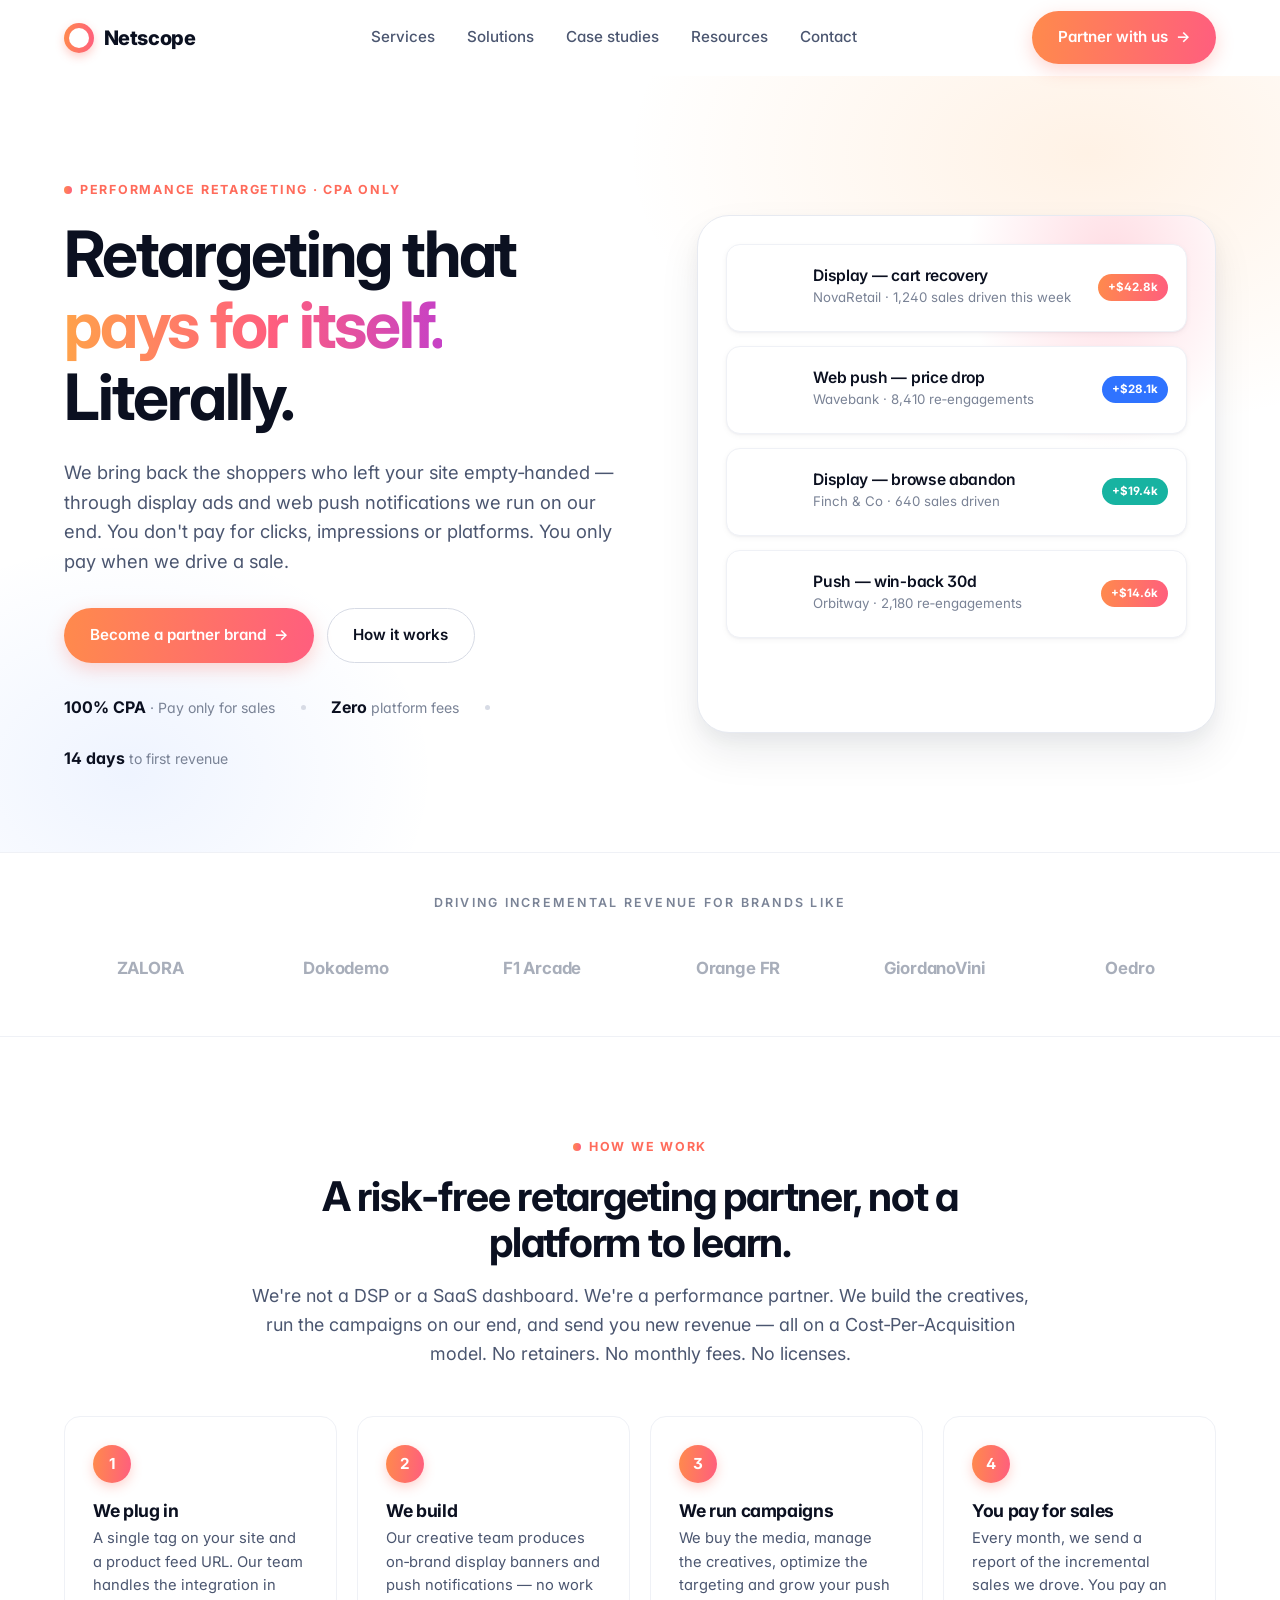
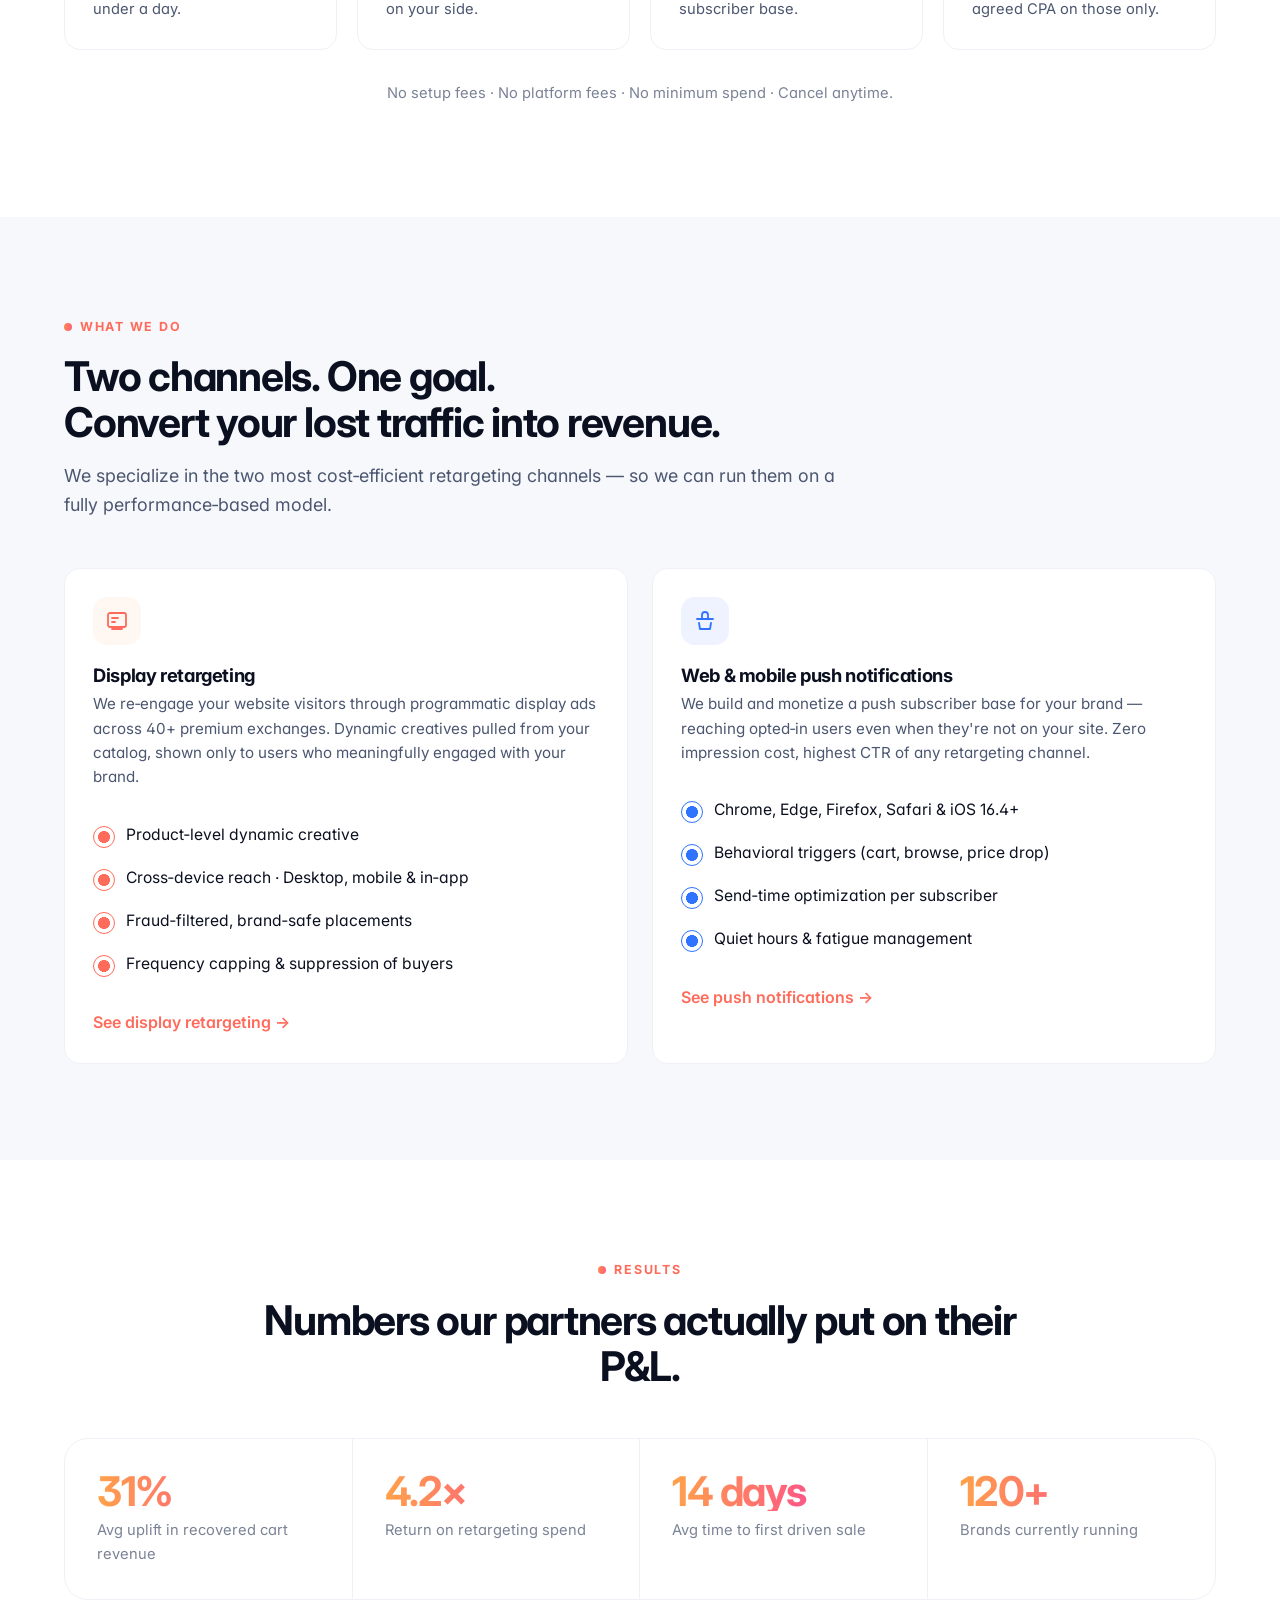
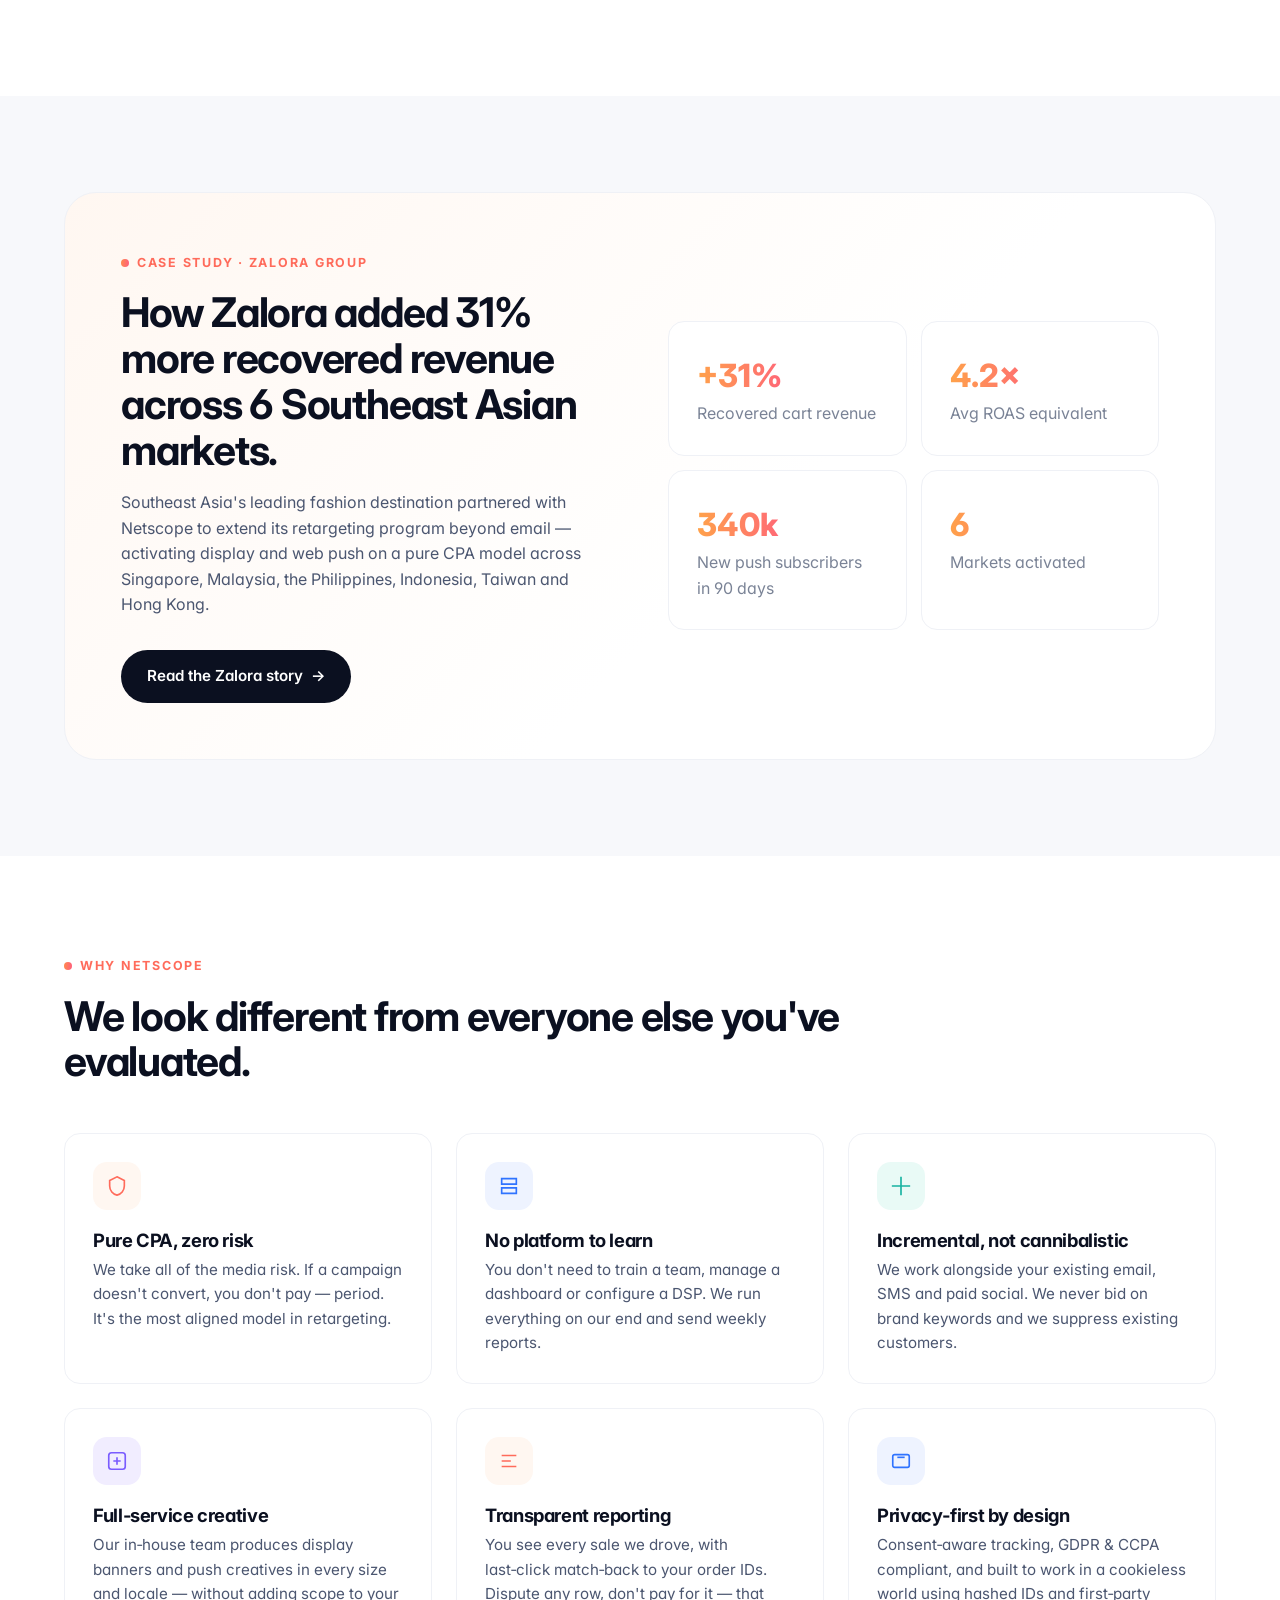
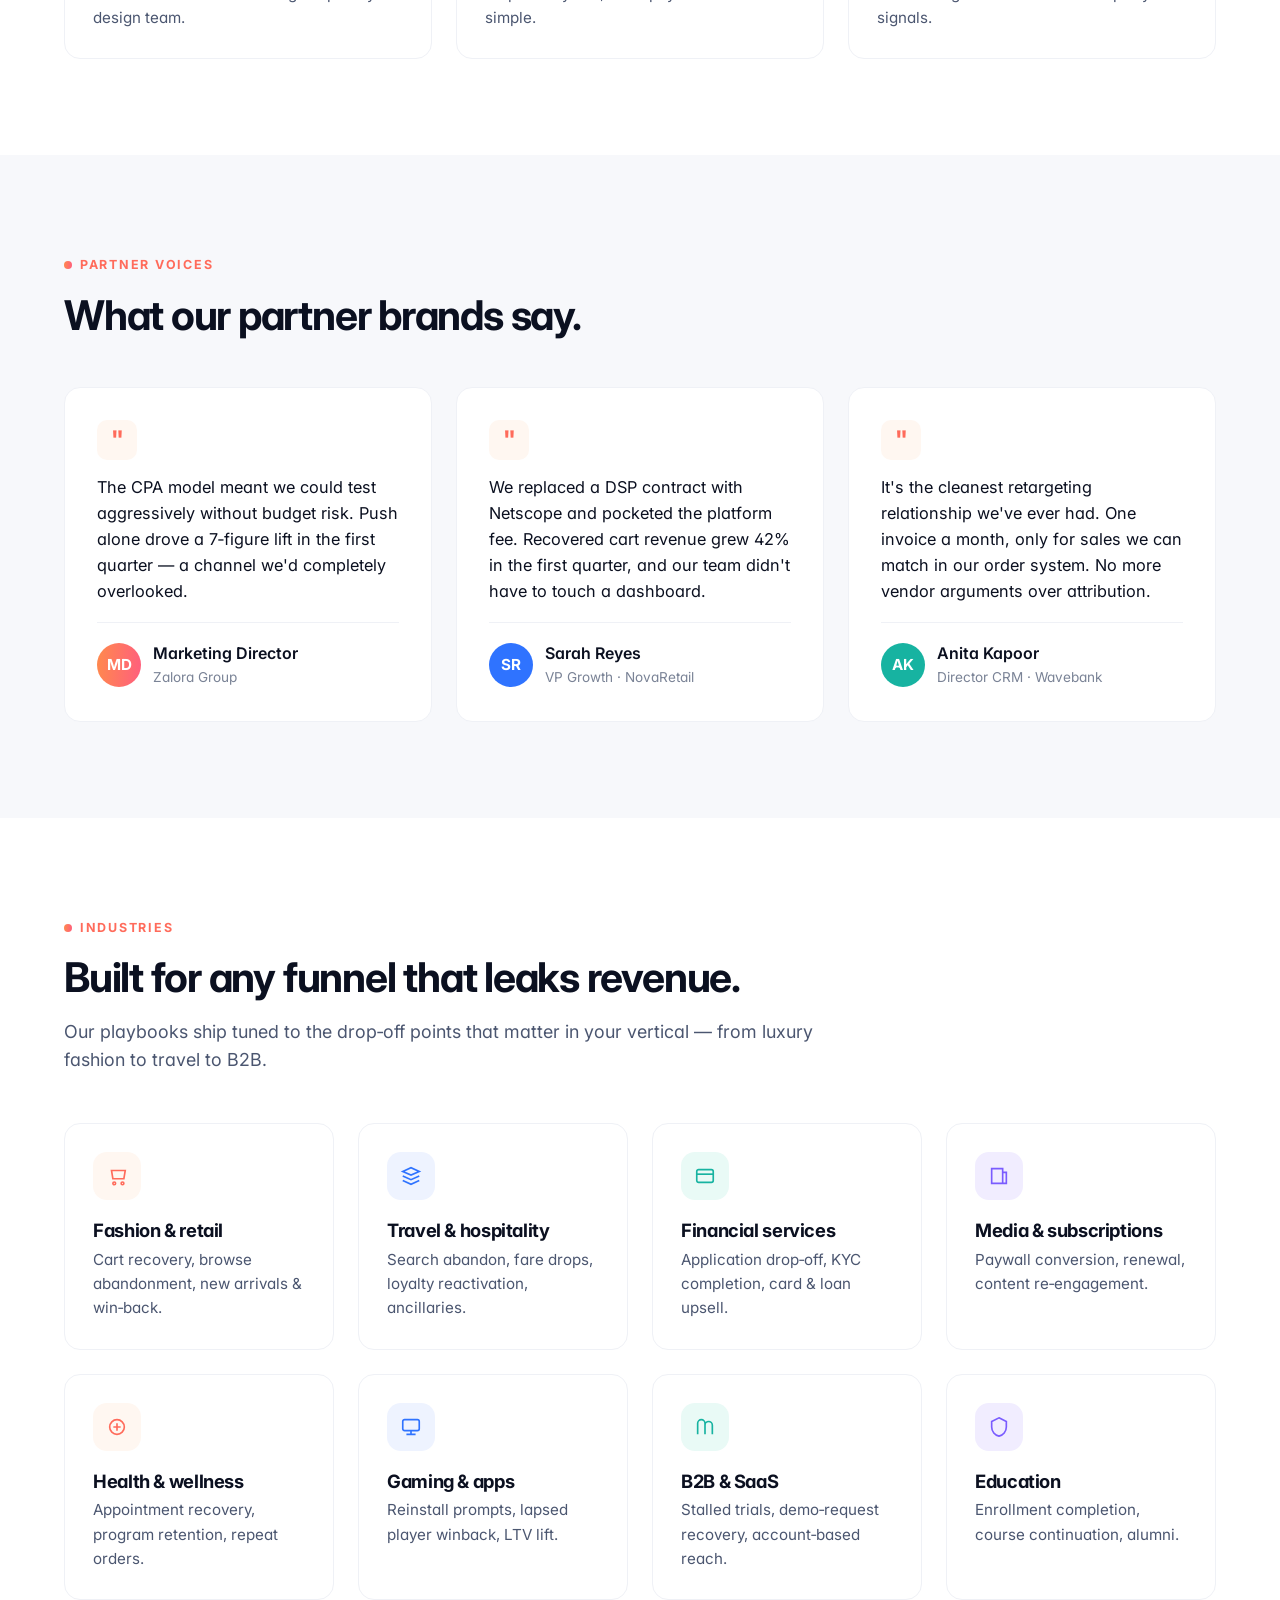
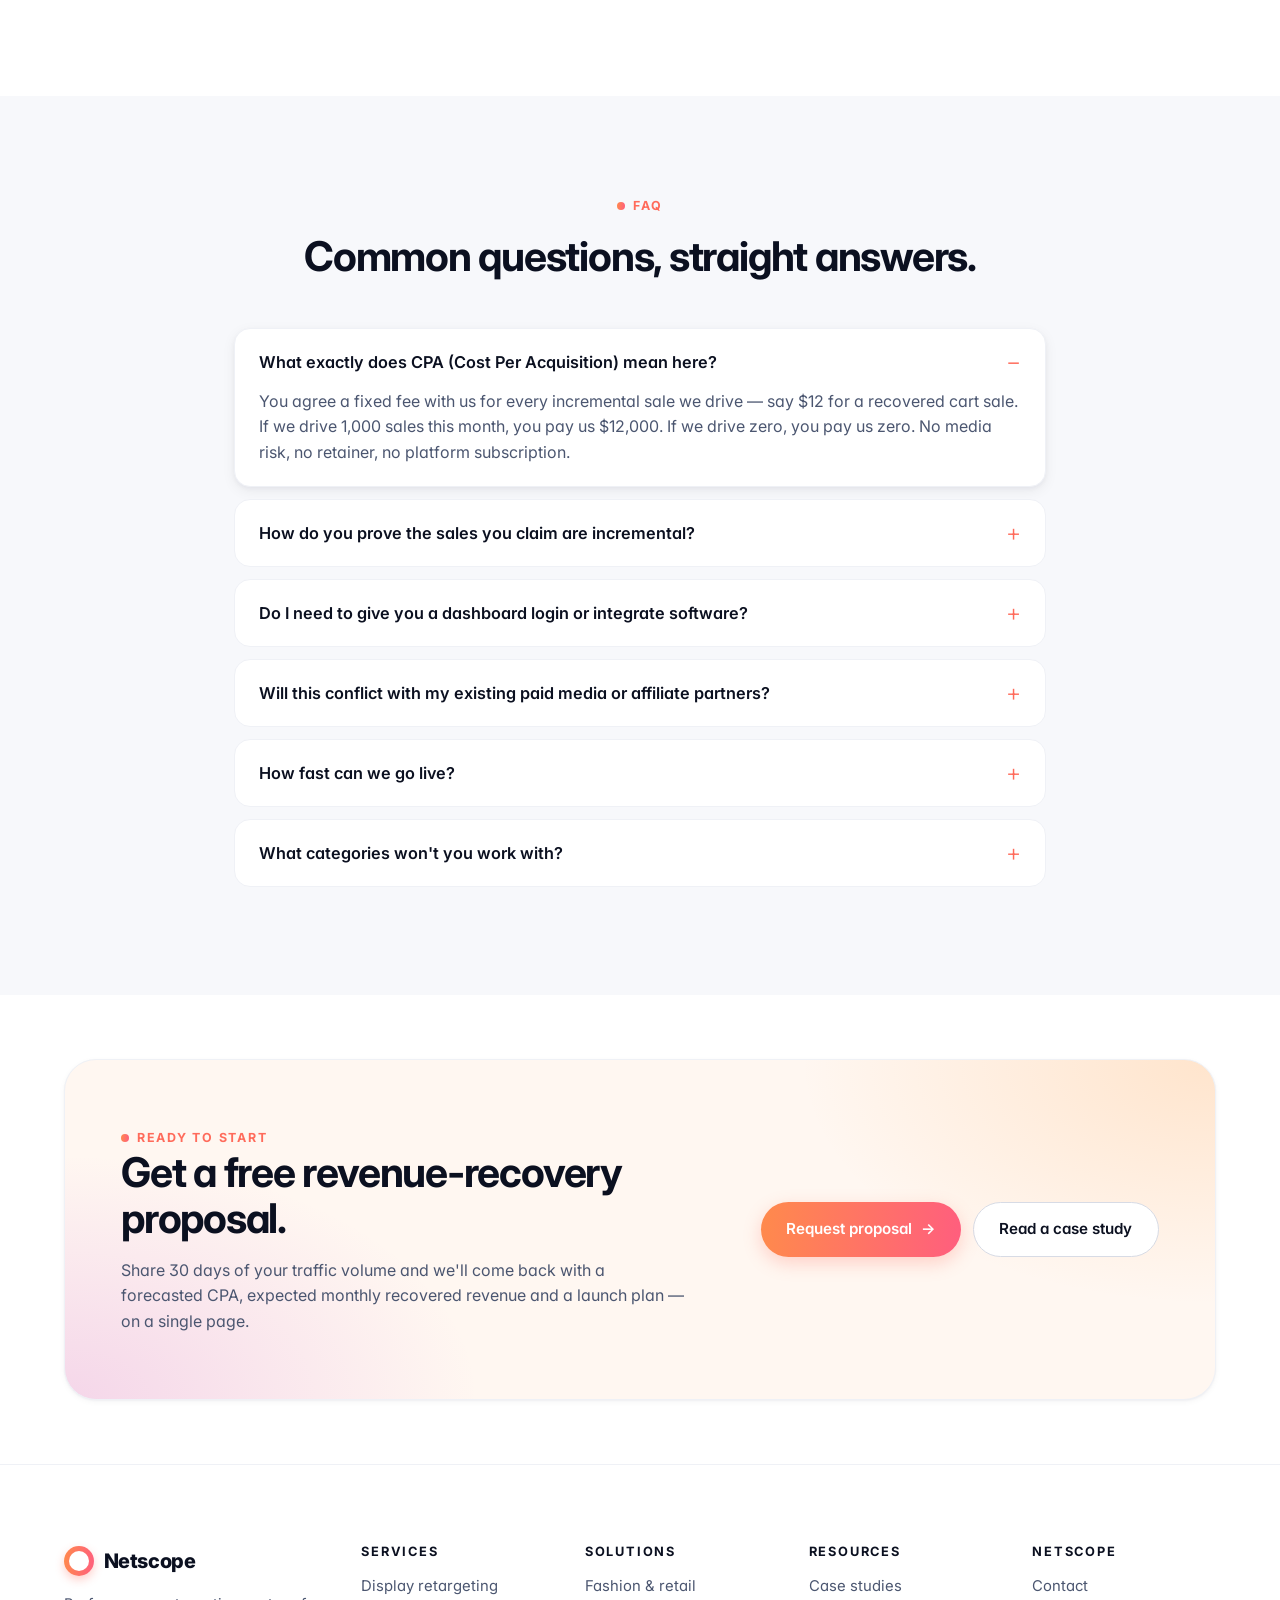
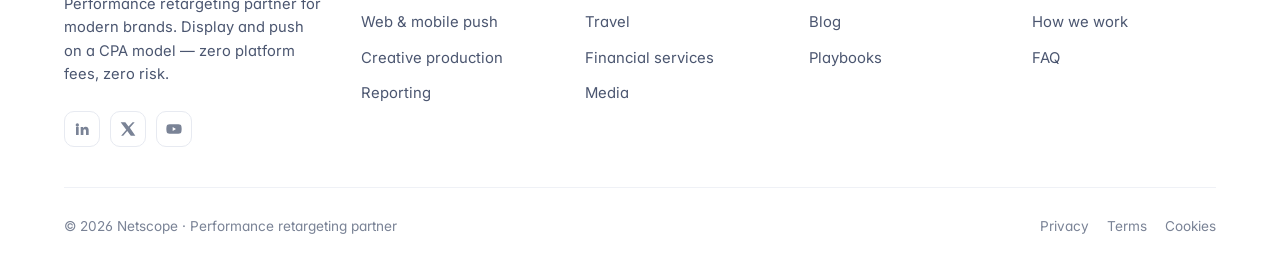
<file: index.html>
<!DOCTYPE html>
<html lang="en">
<head>
<meta charset="UTF-8" />
<meta name="viewport" content="width=device-width, initial-scale=1.0" />
<title>Netscope — Performance retargeting on CPA. Display &amp; Push notifications.</title>
<meta name="description" content="Netscope is a performance retargeting partner for modern brands. We re‑engage your abandoned shoppers through display ads and web push — and you only pay on a CPA basis. Zero platform fees, zero risk." />
<meta name="theme-color" content="#ffffff" />
<link rel="preconnect" href="https://fonts.googleapis.com" />
<link rel="preconnect" href="https://fonts.gstatic.com" crossorigin />
<link href="https://fonts.googleapis.com/css2?family=Inter:wght@400;500;600;700;800&display=swap" rel="stylesheet" />
<link rel="stylesheet" href="styles.css" />
</head>
<body>

<!-- NAV -->
<header class="nav" id="nav">
  <div class="container nav-inner">
    <a href="index.html" class="logo" aria-label="Netscope">
      <span class="logo-mark" aria-hidden="true"></span>
      <span>Netscope</span>
    </a>
    <nav class="nav-links" aria-label="Primary">
      <a href="services.html">Services</a>
      <a href="solutions.html">Solutions</a>
      <a href="case-studies.html">Case studies</a>
      <a href="resources.html">Resources</a>
      <a href="contact.html">Contact</a>
    </nav>
    <div class="nav-cta">
      <a href="contact.html" class="btn btn-primary btn-arrow">Partner with us</a>
      <button class="nav-toggle" aria-label="Open menu"><svg width="18" height="18" viewBox="0 0 24 24" fill="none" stroke="currentColor" stroke-width="2"><path d="M3 6h18M3 12h18M3 18h18"/></svg></button>
    </div>
  </div>
</header>
<div class="mobile-menu">
  <a href="services.html">Services</a>
  <a href="solutions.html">Solutions</a>
  <a href="case-studies.html">Case studies</a>
  <a href="resources.html">Resources</a>
  <a href="contact.html">Contact</a>
  <a href="contact.html" class="btn btn-primary">Partner with us</a>
</div>

<!-- HERO -->
<section class="hero">
  <div class="container hero-inner">
    <div>
      <span class="eyebrow reveal">Performance retargeting · CPA only</span>
      <h1 class="reveal">Retargeting that <span class="grad-text">pays for itself.</span> Literally.</h1>
      <p class="lead reveal">We bring back the shoppers who left your site empty‑handed — through display ads and web push notifications we run on our end. You don't pay for clicks, impressions or platforms. You only pay when we drive a sale.</p>
      <div class="hero-cta reveal">
        <a href="contact.html" class="btn btn-primary btn-arrow">Become a partner brand</a>
        <a href="#how-we-work" class="btn btn-ghost">How it works</a>
      </div>
      <div class="hero-meta reveal">
        <span><strong>100% CPA</strong> · Pay only for sales</span>
        <span class="dot"></span>
        <span><strong>Zero</strong> platform fees</span>
        <span class="dot"></span>
        <span><strong>14 days</strong> to first revenue</span>
      </div>
    </div>
    <div class="reveal">
      <div class="hero-visual">
        <div class="hv-inner">
          <div class="hv-card">
            <div class="thumb" style="background-image:url('https://images.unsplash.com/photo-1542291026-7eec264c27ff?w=300&amp;q=80');"></div>
            <div><h4>Display — cart recovery</h4><p>NovaRetail · 1,240 sales driven this week</p></div>
            <span class="badge">+$42.8k</span>
          </div>
          <div class="hv-card">
            <div class="thumb" style="background-image:url('https://images.unsplash.com/photo-1523275335684-37898b6baf30?w=300&amp;q=80');"></div>
            <div><h4>Web push — price drop</h4><p>Wavebank · 8,410 re‑engagements</p></div>
            <span class="badge blue">+$28.1k</span>
          </div>
          <div class="hv-card">
            <div class="thumb" style="background-image:url('https://images.unsplash.com/photo-1551698618-1dfe5d97d256?w=300&amp;q=80');"></div>
            <div><h4>Display — browse abandon</h4><p>Finch &amp; Co · 640 sales driven</p></div>
            <span class="badge teal">+$19.4k</span>
          </div>
          <div class="hv-card">
            <div class="thumb" style="background-image:url('https://images.unsplash.com/photo-1505740420928-5e560c06d30e?w=300&amp;q=80');"></div>
            <div><h4>Push — win‑back 30d</h4><p>Orbitway · 2,180 re‑engagements</p></div>
            <span class="badge">+$14.6k</span>
          </div>
        </div>
      </div>
    </div>
  </div>
</section>

<!-- LOGO STRIP -->
<section class="logos" style="padding:40px 0">
  <div class="container">
    <div class="logos-label">Driving incremental revenue for brands like</div>
    <div class="logos-grid">
      <div class="logo-chip">ZALORA</div>
      <div class="logo-chip">Dokodemo</div>
      <div class="logo-chip">F1 Arcade</div>
      <div class="logo-chip">Orange FR</div>
      <div class="logo-chip">GiordanoVini</div>
      <div class="logo-chip">Oedro</div>
    </div>
  </div>
</section>

<!-- HOW WE WORK -->
<section id="how-we-work">
  <div class="container">
    <div class="section-title center reveal">
      <span class="eyebrow">How we work</span>
      <h2 class="mt-2">A risk‑free retargeting partner, not a platform to learn.</h2>
      <p class="lead">We're not a DSP or a SaaS dashboard. We're a performance partner. We build the creatives, run the campaigns on our end, and send you new revenue — all on a Cost‑Per‑Acquisition model. No retainers. No monthly fees. No licenses.</p>
    </div>
    <div class="steps">
      <div class="step reveal">
        <span class="num">1</span>
        <h3>We plug in</h3>
        <p>A single tag on your site and a product feed URL. Our team handles the integration in under a day.</p>
      </div>
      <div class="step reveal">
        <span class="num">2</span>
        <h3>We build</h3>
        <p>Our creative team produces on‑brand display banners and push notifications — no work on your side.</p>
      </div>
      <div class="step reveal">
        <span class="num">3</span>
        <h3>We run campaigns</h3>
        <p>We buy the media, manage the creatives, optimize the targeting and grow your push subscriber base.</p>
      </div>
      <div class="step reveal">
        <span class="num">4</span>
        <h3>You pay for sales</h3>
        <p>Every month, we send a report of the incremental sales we drove. You pay an agreed CPA on those only.</p>
      </div>
    </div>
    <p class="text-center muted mt-4" style="font-size:.92rem">No setup fees · No platform fees · No minimum spend · Cancel anytime.</p>
  </div>
</section>

<!-- WHAT WE DO (SERVICES) -->
<section class="bg-soft">
  <div class="container">
    <div class="section-title reveal">
      <span class="eyebrow">What we do</span>
      <h2 class="mt-2">Two channels. One goal. <br/>Convert your lost traffic into revenue.</h2>
      <p class="lead">We specialize in the two most cost‑efficient retargeting channels — so we can run them on a fully performance‑based model.</p>
    </div>

    <div class="grid grid-2">
      <div class="card reveal">
        <div class="icon"><svg width="24" height="24" viewBox="0 0 24 24" fill="none" stroke="currentColor" stroke-width="1.8" stroke-linecap="round" stroke-linejoin="round"><rect x="3" y="4" width="18" height="14" rx="2"/><path d="M7 20h10M12 18v2"/><path d="M7 9h6M7 13h3"/></svg></div>
        <h3>Display retargeting</h3>
        <p>We re‑engage your website visitors through programmatic display ads across 40+ premium exchanges. Dynamic creatives pulled from your catalog, shown only to users who meaningfully engaged with your brand.</p>
        <ul class="checklist mt-3">
          <li>Product‑level dynamic creative</li>
          <li>Cross‑device reach · Desktop, mobile &amp; in‑app</li>
          <li>Fraud‑filtered, brand‑safe placements</li>
          <li>Frequency capping &amp; suppression of buyers</li>
        </ul>
        <a href="services.html#display" class="link mt-3">See display retargeting</a>
      </div>
      <div class="card reveal">
        <div class="icon blue"><svg width="24" height="24" viewBox="0 0 24 24" fill="none" stroke="currentColor" stroke-width="1.8" stroke-linecap="round" stroke-linejoin="round"><path d="M4 10h16M6 14l1 6h10l1-6"/><path d="M9 10V6a3 3 0 1 1 6 0v4"/></svg></div>
        <h3>Web &amp; mobile push notifications</h3>
        <p>We build and monetize a push subscriber base for your brand — reaching opted‑in users even when they're not on your site. Zero impression cost, highest CTR of any retargeting channel.</p>
        <ul class="checklist blue mt-3">
          <li>Chrome, Edge, Firefox, Safari &amp; iOS 16.4+</li>
          <li>Behavioral triggers (cart, browse, price drop)</li>
          <li>Send‑time optimization per subscriber</li>
          <li>Quiet hours &amp; fatigue management</li>
        </ul>
        <a href="services.html#push" class="link mt-3">See push notifications</a>
      </div>
    </div>
  </div>
</section>

<!-- RESULTS -->
<section>
  <div class="container">
    <div class="section-title center reveal">
      <span class="eyebrow">Results</span>
      <h2 class="mt-2">Numbers our partners actually put on their P&amp;L.</h2>
    </div>
    <div class="stats reveal">
      <div class="stat"><div class="v"><span data-count="31" data-suffix="%">0</span></div><div class="l">Avg uplift in recovered cart revenue</div></div>
      <div class="stat"><div class="v"><span data-count="4.2" data-decimals="1" data-suffix="×">0</span></div><div class="l">Return on retargeting spend</div></div>
      <div class="stat"><div class="v"><span data-count="14" data-suffix=" days">0</span></div><div class="l">Avg time to first driven sale</div></div>
      <div class="stat"><div class="v"><span data-count="120" data-suffix="+">0</span></div><div class="l">Brands currently running</div></div>
    </div>
  </div>
</section>

<!-- CASE STUDY TEASER -->
<section class="bg-soft">
  <div class="container">
    <div class="case-hero reveal">
      <div style="display:grid;grid-template-columns: 1fr 1fr;gap:56px;align-items:center">
        <div>
          <span class="eyebrow">Case study · Zalora Group</span>
          <h2 class="mt-2">How Zalora added 31% more recovered revenue across 6 Southeast Asian markets.</h2>
          <p>Southeast Asia's leading fashion destination partnered with Netscope to extend its retargeting program beyond email — activating display and web push on a pure CPA model across Singapore, Malaysia, the Philippines, Indonesia, Taiwan and Hong Kong.</p>
          <a href="case-studies.html" class="btn btn-dark btn-arrow mt-2">Read the Zalora story</a>
        </div>
        <div>
          <div style="display:grid;grid-template-columns:1fr 1fr;gap:14px">
            <div class="card"><div style="font-size:2rem;font-weight:800" class="grad-text">+31%</div><div class="muted">Recovered cart revenue</div></div>
            <div class="card"><div style="font-size:2rem;font-weight:800" class="grad-text">4.2×</div><div class="muted">Avg ROAS equivalent</div></div>
            <div class="card"><div style="font-size:2rem;font-weight:800" class="grad-text">340k</div><div class="muted">New push subscribers in 90 days</div></div>
            <div class="card"><div style="font-size:2rem;font-weight:800" class="grad-text">6</div><div class="muted">Markets activated</div></div>
          </div>
        </div>
      </div>
    </div>
  </div>
</section>

<!-- WHY NETSCOPE -->
<section>
  <div class="container">
    <div class="section-title reveal">
      <span class="eyebrow">Why Netscope</span>
      <h2 class="mt-2">We look different from everyone else you've evaluated.</h2>
    </div>

    <div class="grid grid-3">
      <div class="card reveal">
        <div class="icon"><svg width="22" height="22" viewBox="0 0 24 24" fill="none" stroke="currentColor" stroke-width="1.8"><path d="M12 2l8 4v6c0 5-3.5 9-8 10-4.5-1-8-5-8-10V6z"/></svg></div>
        <h3>Pure CPA, zero risk</h3>
        <p>We take all of the media risk. If a campaign doesn't convert, you don't pay — period. It's the most aligned model in retargeting.</p>
      </div>
      <div class="card reveal">
        <div class="icon blue"><svg width="22" height="22" viewBox="0 0 24 24" fill="none" stroke="currentColor" stroke-width="1.8"><path d="M4 4h16v6H4zM4 14h16v6H4z"/></svg></div>
        <h3>No platform to learn</h3>
        <p>You don't need to train a team, manage a dashboard or configure a DSP. We run everything on our end and send weekly reports.</p>
      </div>
      <div class="card reveal">
        <div class="icon teal"><svg width="22" height="22" viewBox="0 0 24 24" fill="none" stroke="currentColor" stroke-width="1.8"><path d="M12 2v20M2 12h20"/></svg></div>
        <h3>Incremental, not cannibalistic</h3>
        <p>We work alongside your existing email, SMS and paid social. We never bid on brand keywords and we suppress existing customers.</p>
      </div>
      <div class="card reveal">
        <div class="icon purple"><svg width="22" height="22" viewBox="0 0 24 24" fill="none" stroke="currentColor" stroke-width="1.8"><rect x="3" y="3" width="18" height="18" rx="3"/><path d="M8 12h8M12 8v8"/></svg></div>
        <h3>Full‑service creative</h3>
        <p>Our in‑house team produces display banners and push creatives in every size and locale — without adding scope to your design team.</p>
      </div>
      <div class="card reveal">
        <div class="icon"><svg width="22" height="22" viewBox="0 0 24 24" fill="none" stroke="currentColor" stroke-width="1.8"><path d="M4 6h16M4 12h10M4 18h16"/></svg></div>
        <h3>Transparent reporting</h3>
        <p>You see every sale we drove, with last‑click match‑back to your order IDs. Dispute any row, don't pay for it — that simple.</p>
      </div>
      <div class="card reveal">
        <div class="icon blue"><svg width="22" height="22" viewBox="0 0 24 24" fill="none" stroke="currentColor" stroke-width="1.8"><rect x="3" y="5" width="18" height="14" rx="2"/><path d="M8 8h8"/></svg></div>
        <h3>Privacy‑first by design</h3>
        <p>Consent‑aware tracking, GDPR &amp; CCPA compliant, and built to work in a cookieless world using hashed IDs and first‑party signals.</p>
      </div>
    </div>
  </div>
</section>

<!-- TESTIMONIALS -->
<section class="bg-soft">
  <div class="container">
    <div class="section-title reveal">
      <span class="eyebrow">Partner voices</span>
      <h2 class="mt-2">What our partner brands say.</h2>
    </div>
    <div class="testimonials">
      <div class="quote reveal">
        <div class="mark">"</div>
        <p>The CPA model meant we could test aggressively without budget risk. Push alone drove a 7‑figure lift in the first quarter — a channel we'd completely overlooked.</p>
        <div class="who"><div class="avatar">MD</div><div><div class="name">Marketing Director</div><div class="role">Zalora Group</div></div></div>
      </div>
      <div class="quote reveal">
        <div class="mark">"</div>
        <p>We replaced a DSP contract with Netscope and pocketed the platform fee. Recovered cart revenue grew 42% in the first quarter, and our team didn't have to touch a dashboard.</p>
        <div class="who"><div class="avatar blue">SR</div><div><div class="name">Sarah Reyes</div><div class="role">VP Growth · NovaRetail</div></div></div>
      </div>
      <div class="quote reveal">
        <div class="mark">"</div>
        <p>It's the cleanest retargeting relationship we've ever had. One invoice a month, only for sales we can match in our order system. No more vendor arguments over attribution.</p>
        <div class="who"><div class="avatar teal">AK</div><div><div class="name">Anita Kapoor</div><div class="role">Director CRM · Wavebank</div></div></div>
      </div>
    </div>
  </div>
</section>

<!-- INDUSTRIES -->
<section>
  <div class="container">
    <div class="section-title reveal">
      <span class="eyebrow">Industries</span>
      <h2 class="mt-2">Built for any funnel that leaks revenue.</h2>
      <p class="lead">Our playbooks ship tuned to the drop‑off points that matter in your vertical — from luxury fashion to travel to B2B.</p>
    </div>

    <div class="grid grid-4">
      <div class="card reveal"><div class="icon"><svg width="22" height="22" viewBox="0 0 24 24" fill="none" stroke="currentColor" stroke-width="1.8"><path d="M6 6h15l-1.5 9H7.5z"/><circle cx="9" cy="20" r="1.5"/><circle cx="18" cy="20" r="1.5"/></svg></div><h3>Fashion &amp; retail</h3><p>Cart recovery, browse abandonment, new arrivals &amp; win‑back.</p></div>
      <div class="card reveal"><div class="icon blue"><svg width="22" height="22" viewBox="0 0 24 24" fill="none" stroke="currentColor" stroke-width="1.8"><path d="M3 7l9-4 9 4-9 4z"/><path d="M3 12l9 4 9-4M3 17l9 4 9-4"/></svg></div><h3>Travel &amp; hospitality</h3><p>Search abandon, fare drops, loyalty reactivation, ancillaries.</p></div>
      <div class="card reveal"><div class="icon teal"><svg width="22" height="22" viewBox="0 0 24 24" fill="none" stroke="currentColor" stroke-width="1.8"><rect x="3" y="5" width="18" height="14" rx="2"/><path d="M3 10h18"/></svg></div><h3>Financial services</h3><p>Application drop‑off, KYC completion, card &amp; loan upsell.</p></div>
      <div class="card reveal"><div class="icon purple"><svg width="22" height="22" viewBox="0 0 24 24" fill="none" stroke="currentColor" stroke-width="1.8"><path d="M4 4h12v16H4zM16 8h4v12h-4"/></svg></div><h3>Media &amp; subscriptions</h3><p>Paywall conversion, renewal, content re‑engagement.</p></div>
      <div class="card reveal"><div class="icon"><svg width="22" height="22" viewBox="0 0 24 24" fill="none" stroke="currentColor" stroke-width="1.8"><circle cx="12" cy="12" r="8"/><path d="M12 8v8M8 12h8"/></svg></div><h3>Health &amp; wellness</h3><p>Appointment recovery, program retention, repeat orders.</p></div>
      <div class="card reveal"><div class="icon blue"><svg width="22" height="22" viewBox="0 0 24 24" fill="none" stroke="currentColor" stroke-width="1.8"><rect x="3" y="4" width="18" height="12" rx="2"/><path d="M7 20h10M12 16v4"/></svg></div><h3>Gaming &amp; apps</h3><p>Reinstall prompts, lapsed player winback, LTV lift.</p></div>
      <div class="card reveal"><div class="icon teal"><svg width="22" height="22" viewBox="0 0 24 24" fill="none" stroke="currentColor" stroke-width="1.8"><path d="M4 20V8a4 4 0 0 1 8 0v12M12 20V10a4 4 0 0 1 8 0v10"/></svg></div><h3>B2B &amp; SaaS</h3><p>Stalled trials, demo‑request recovery, account‑based reach.</p></div>
      <div class="card reveal"><div class="icon purple"><svg width="22" height="22" viewBox="0 0 24 24" fill="none" stroke="currentColor" stroke-width="1.8"><path d="M12 2l8 4v6c0 5-3.5 9-8 10-4.5-1-8-5-8-10V6z"/></svg></div><h3>Education</h3><p>Enrollment completion, course continuation, alumni.</p></div>
    </div>
  </div>
</section>

<!-- FAQ -->
<section class="bg-soft">
  <div class="container" style="max-width:860px">
    <div class="section-title center reveal">
      <span class="eyebrow">FAQ</span>
      <h2 class="mt-2">Common questions, straight answers.</h2>
    </div>
    <div class="faq reveal">
      <details open>
        <summary>What exactly does CPA (Cost Per Acquisition) mean here?</summary>
        <p>You agree a fixed fee with us for every incremental sale we drive — say $12 for a recovered cart sale. If we drive 1,000 sales this month, you pay us $12,000. If we drive zero, you pay us zero. No media risk, no retainer, no platform subscription.</p>
      </details>
      <details>
        <summary>How do you prove the sales you claim are incremental?</summary>
        <p>Every campaign we run includes a holdout group — a randomized 10% of eligible users we deliberately don't target. We measure the conversion gap between the exposed group and the holdout and only bill on the lift. You also get row‑level match‑back to your order system so you can audit every claim.</p>
      </details>
      <details>
        <summary>Do I need to give you a dashboard login or integrate software?</summary>
        <p>No. We run everything on our end — media, creatives, exchanges, push infrastructure. You install one tag (takes under 30 minutes with your dev team) and share your product feed. That's the extent of your integration work.</p>
      </details>
      <details>
        <summary>Will this conflict with my existing paid media or affiliate partners?</summary>
        <p>No. We only retarget users who have already visited your site and didn't convert. We never bid on your brand keywords, we suppress customers who bought in the last N days, and we run alongside email, SMS and paid social, not against them.</p>
      </details>
      <details>
        <summary>How fast can we go live?</summary>
        <p>Most partner brands are running their first campaign within 14 days. The timeline depends on how quickly our creative team can produce your initial ad variants and on your legal/privacy review of the tag.</p>
      </details>
      <details>
        <summary>What categories won't you work with?</summary>
        <p>We don't run retargeting for adult, gambling, firearms, short‑term payday loans, or any regulated category we can't serve compliantly across the major ad exchanges. Everyone else is welcome.</p>
      </details>
    </div>
  </div>
</section>

<!-- CTA -->
<section class="tight">
  <div class="container">
    <div class="cta-banner reveal">
      <div>
        <span class="eyebrow">Ready to start</span>
        <h2 class="mt-2">Get a free revenue‑recovery proposal.</h2>
        <p>Share 30 days of your traffic volume and we'll come back with a forecasted CPA, expected monthly recovered revenue and a launch plan — on a single page.</p>
      </div>
      <div style="display:flex;gap:12px;justify-content:flex-end;flex-wrap:wrap">
        <a href="contact.html" class="btn btn-primary btn-arrow">Request proposal</a>
        <a href="case-studies.html" class="btn btn-ghost">Read a case study</a>
      </div>
    </div>
  </div>
</section>

<!-- FOOTER -->
<footer>
  <div class="container">
    <div class="footer-grid">
      <div class="footer-brand">
        <div class="logo"><span class="logo-mark"></span><span>Netscope</span></div>
        <p class="mt-2">Performance retargeting partner for modern brands. Display and push on a CPA model — zero platform fees, zero risk.</p>
        <div class="socials mt-3">
          <a href="#" aria-label="LinkedIn"><svg width="16" height="16" viewBox="0 0 24 24" fill="currentColor"><path d="M4.98 3.5A2.5 2.5 0 1 1 5 8.5 2.5 2.5 0 0 1 4.98 3.5zM3 9h4v12H3zM10 9h3.8v1.7h.1A4.2 4.2 0 0 1 17.5 8.7c3.6 0 4.5 2.4 4.5 5.5V21h-4v-5.6c0-1.3 0-3-1.8-3s-2.1 1.5-2.1 2.9V21h-4z"/></svg></a>
          <a href="#" aria-label="X"><svg width="16" height="16" viewBox="0 0 24 24" fill="currentColor"><path d="M18.9 2H22l-7.2 8.2L23 22h-6.8l-5.3-7-6.1 7H1.7l7.7-8.8L1 2h7l4.8 6.3z"/></svg></a>
          <a href="#" aria-label="YouTube"><svg width="16" height="16" viewBox="0 0 24 24" fill="currentColor"><path d="M23 7.5a3 3 0 0 0-2.1-2.1C19 5 12 5 12 5s-7 0-8.9.4A3 3 0 0 0 1 7.5 31 31 0 0 0 .5 12 31 31 0 0 0 1 16.5a3 3 0 0 0 2.1 2.1C5 19 12 19 12 19s7 0 8.9-.4A3 3 0 0 0 23 16.5 31 31 0 0 0 23.5 12 31 31 0 0 0 23 7.5zM10 15V9l5 3z"/></svg></a>
        </div>
      </div>
      <div>
        <h4>Services</h4>
        <ul>
          <li><a href="services.html#display">Display retargeting</a></li>
          <li><a href="services.html#push">Web &amp; mobile push</a></li>
          <li><a href="services.html#creative">Creative production</a></li>
          <li><a href="services.html#reporting">Reporting</a></li>
        </ul>
      </div>
      <div>
        <h4>Solutions</h4>
        <ul>
          <li><a href="solutions.html#retail">Fashion &amp; retail</a></li>
          <li><a href="solutions.html#travel">Travel</a></li>
          <li><a href="solutions.html#finance">Financial services</a></li>
          <li><a href="solutions.html#media">Media</a></li>
        </ul>
      </div>
      <div>
        <h4>Resources</h4>
        <ul>
          <li><a href="case-studies.html">Case studies</a></li>
          <li><a href="resources.html">Blog</a></li>
          <li><a href="resources.html#guides">Playbooks</a></li>
        </ul>
      </div>
      <div>
        <h4>Netscope</h4>
        <ul>
          <li><a href="contact.html">Contact</a></li>
          <li><a href="#how-we-work">How we work</a></li>
          <li><a href="#faq">FAQ</a></li>
        </ul>
      </div>
    </div>

    <div class="footer-bottom">
      <div>© <span data-year></span> Netscope · Performance retargeting partner</div>
      <div style="display:flex;gap:18px">
        <a href="#">Privacy</a>
        <a href="#">Terms</a>
        <a href="#">Cookies</a>
      </div>
    </div>
  </div>
</footer>

<script src="main.js"></script>
</body>
</html>
</file>
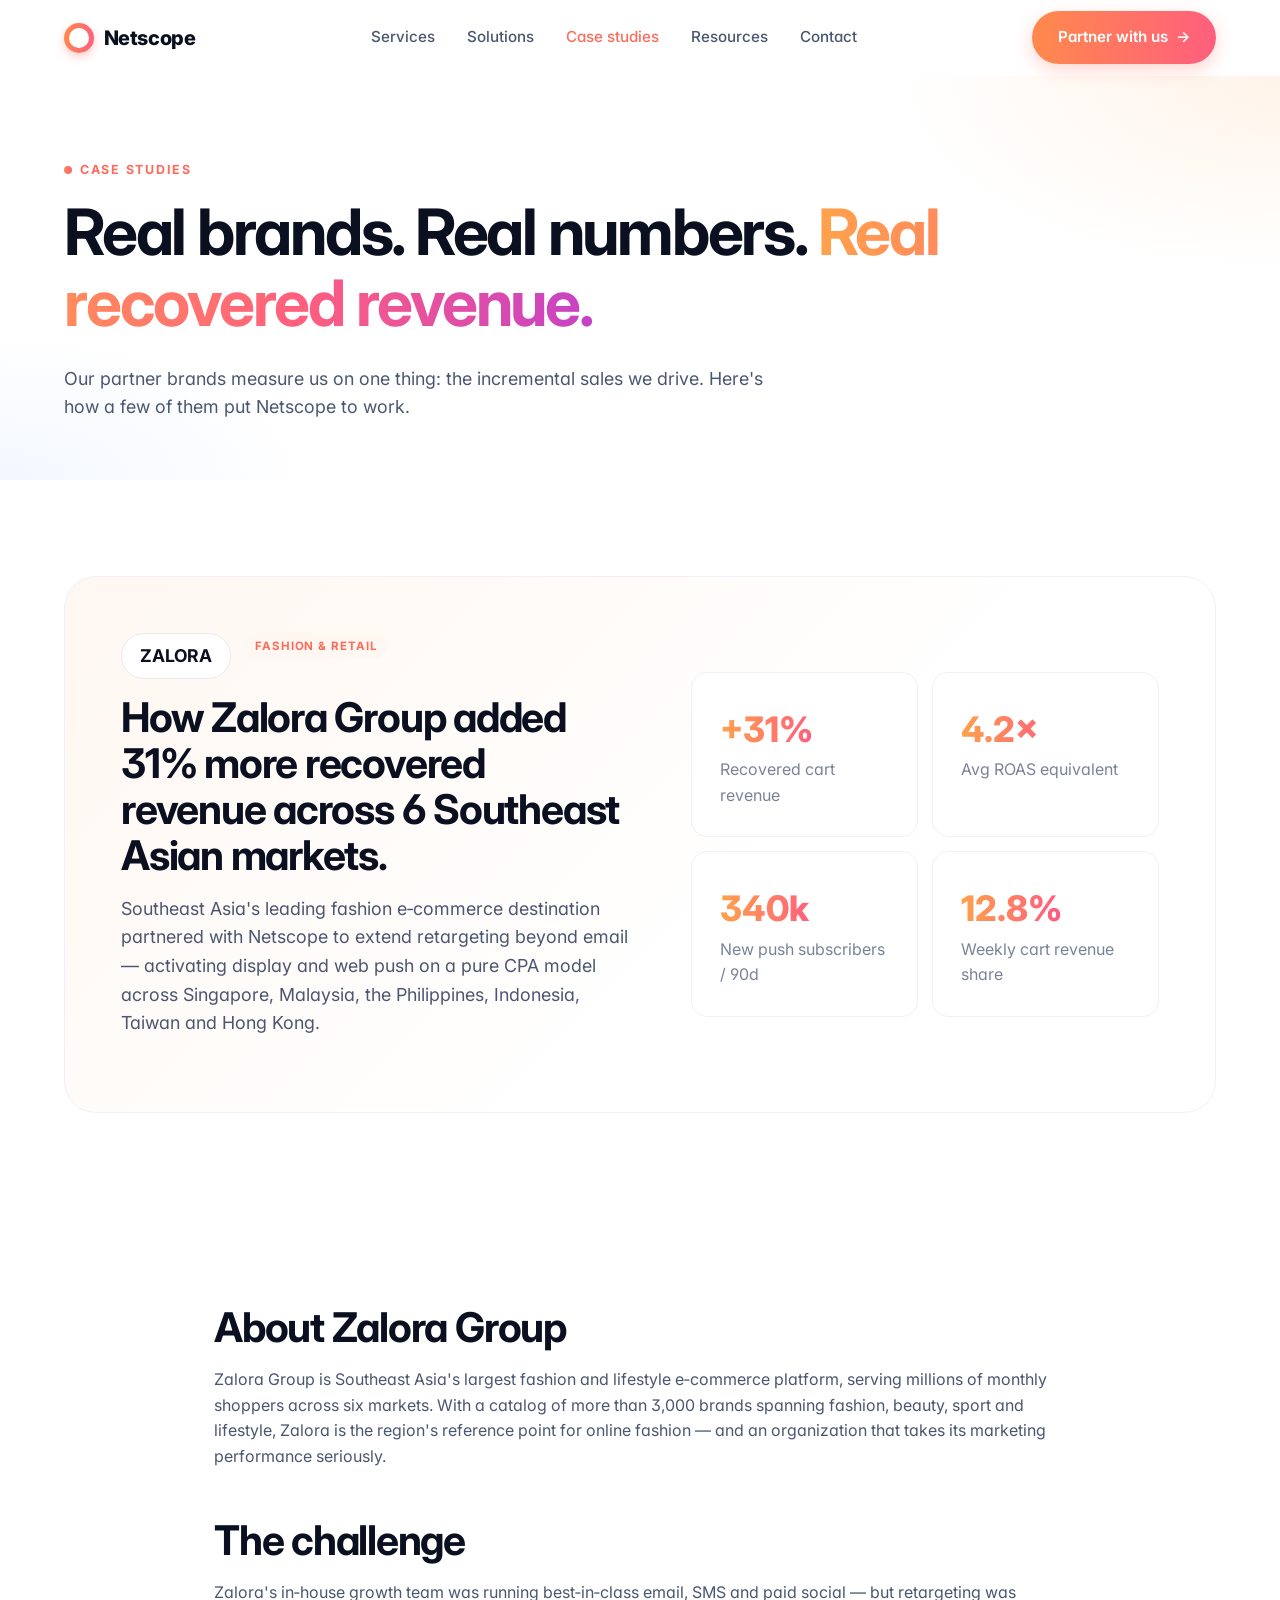
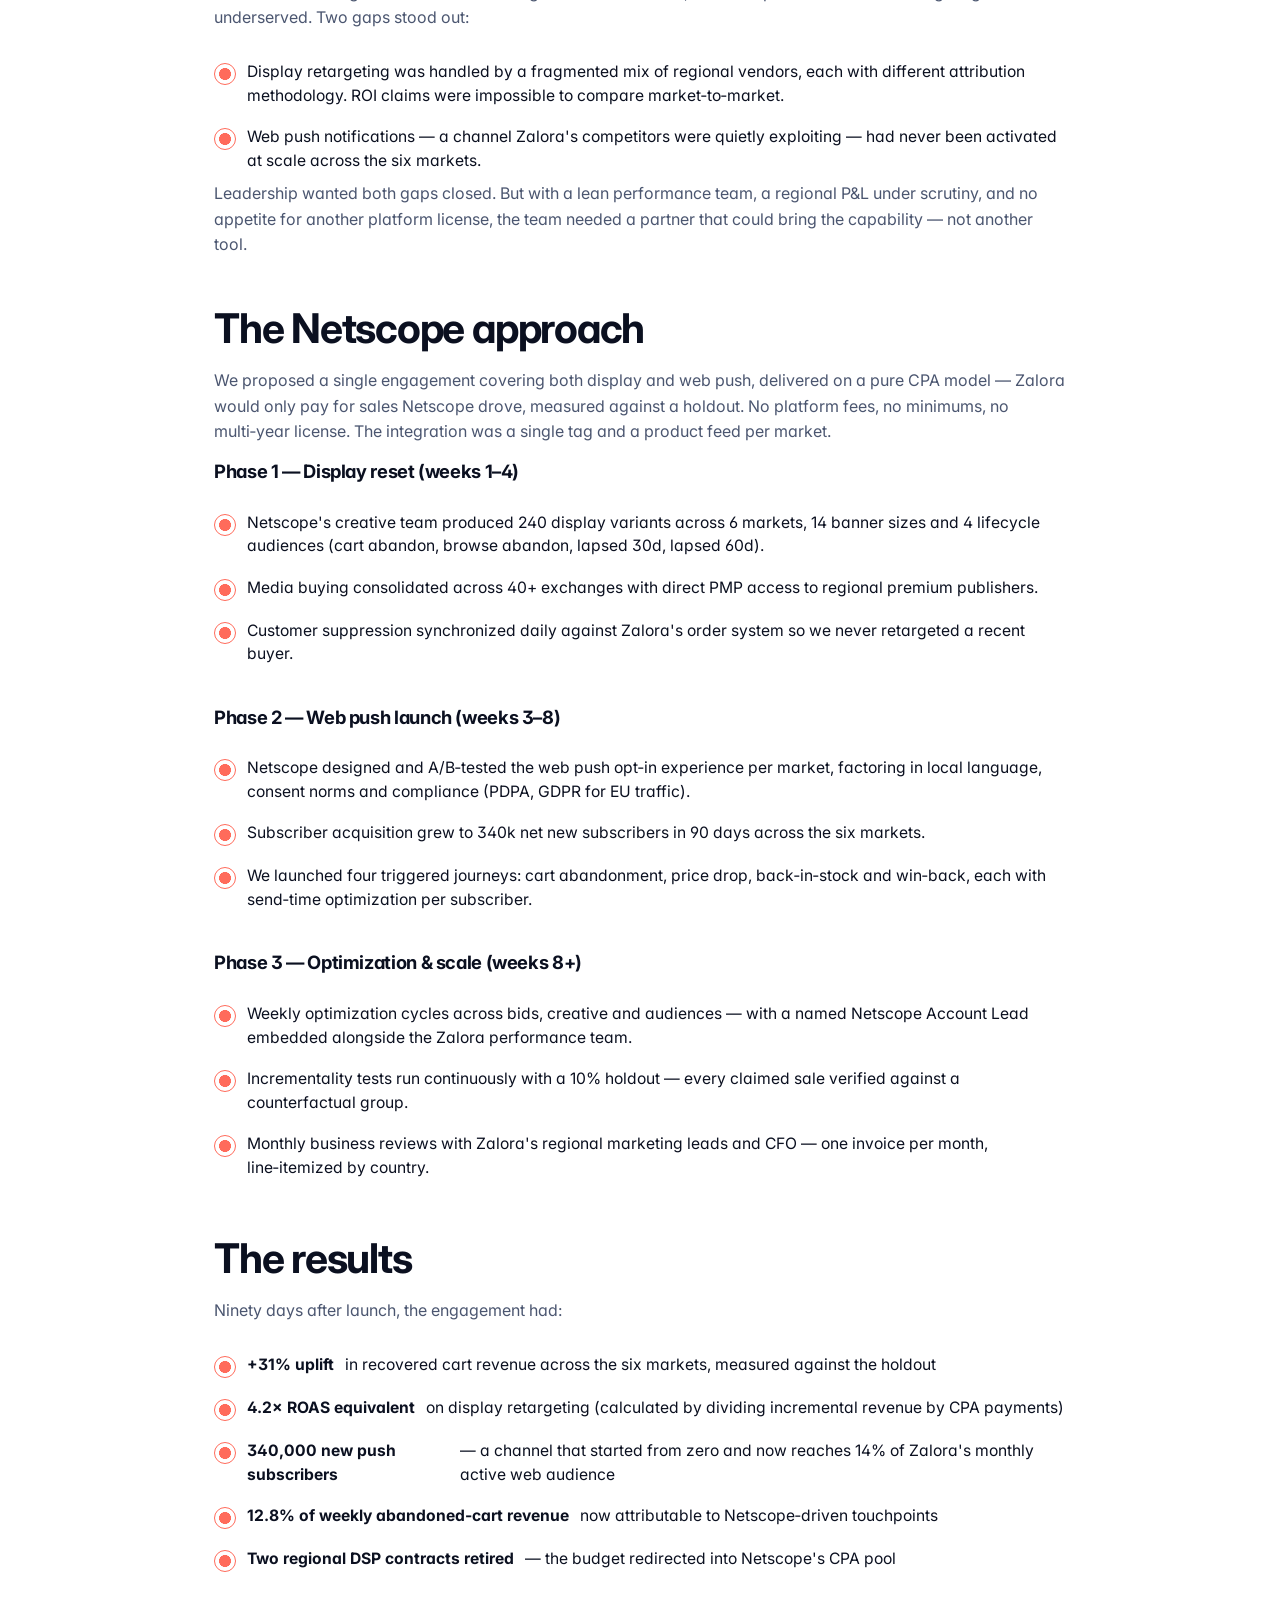
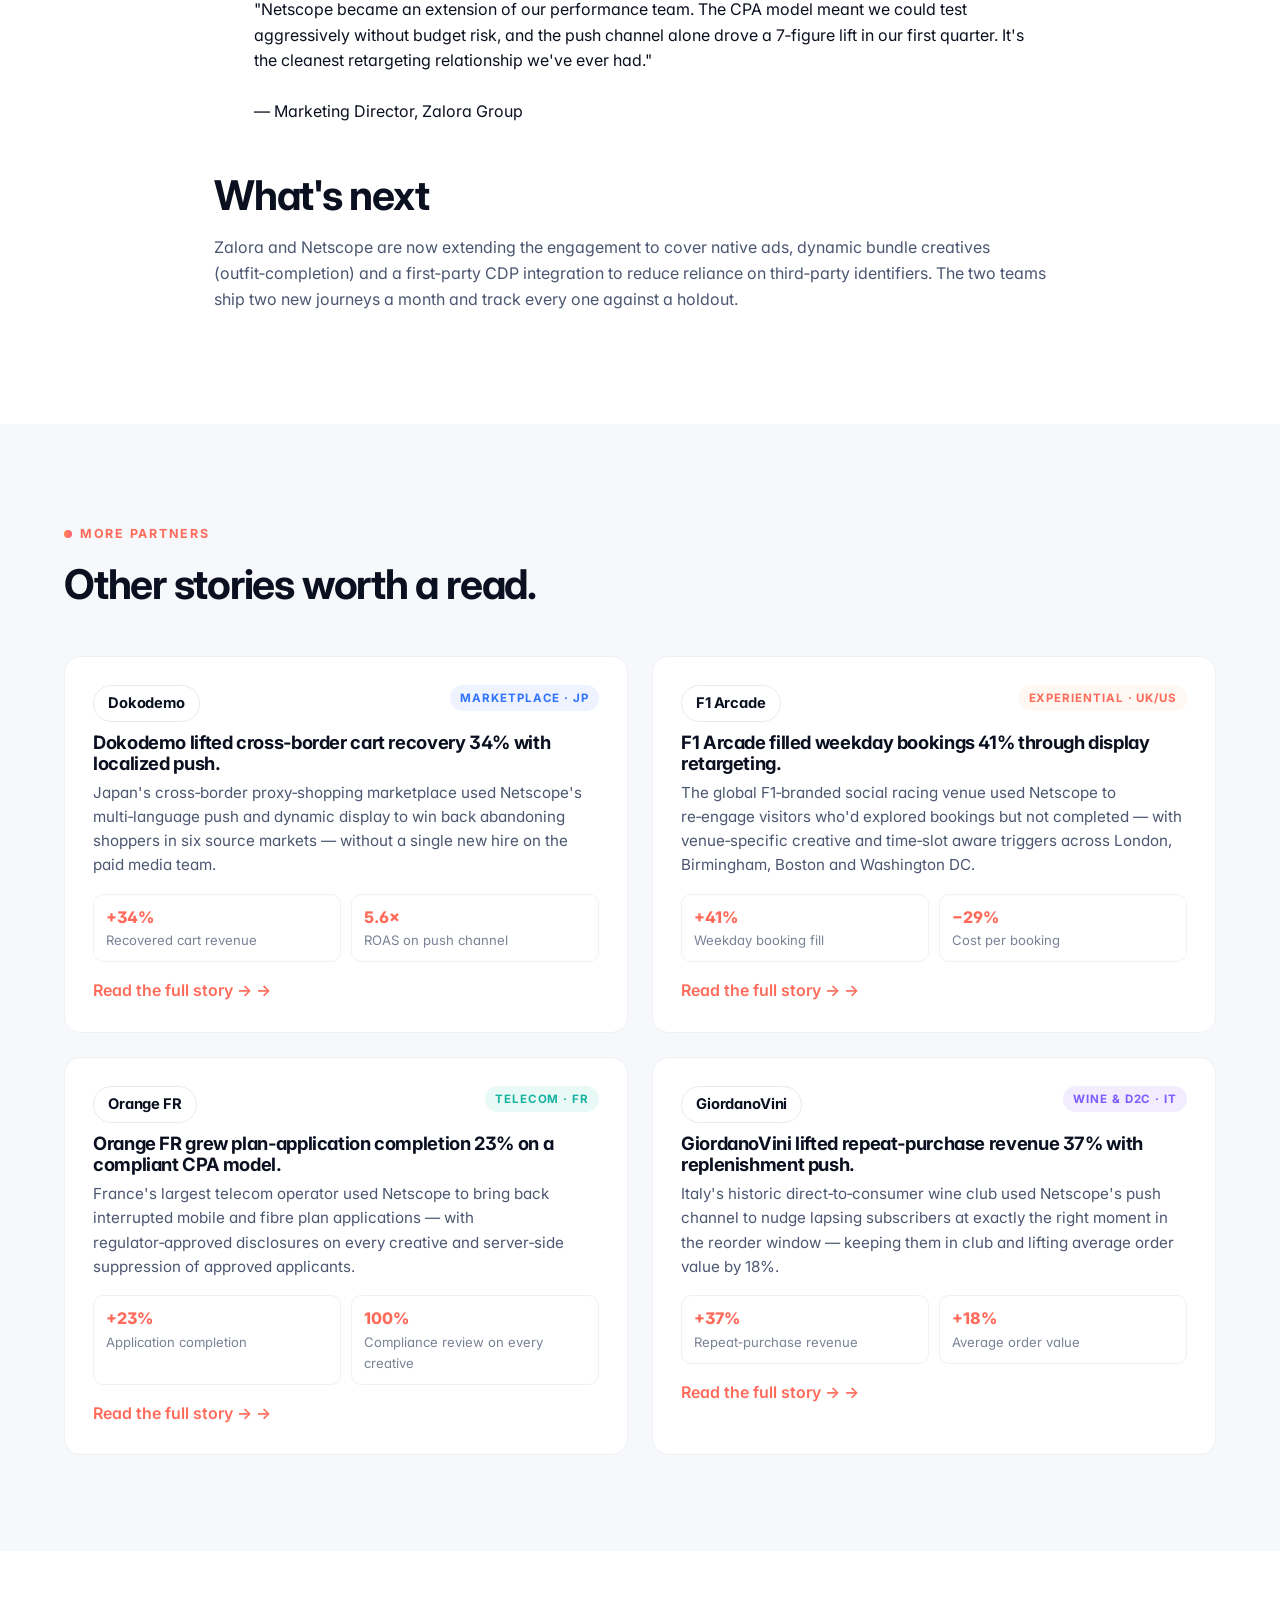
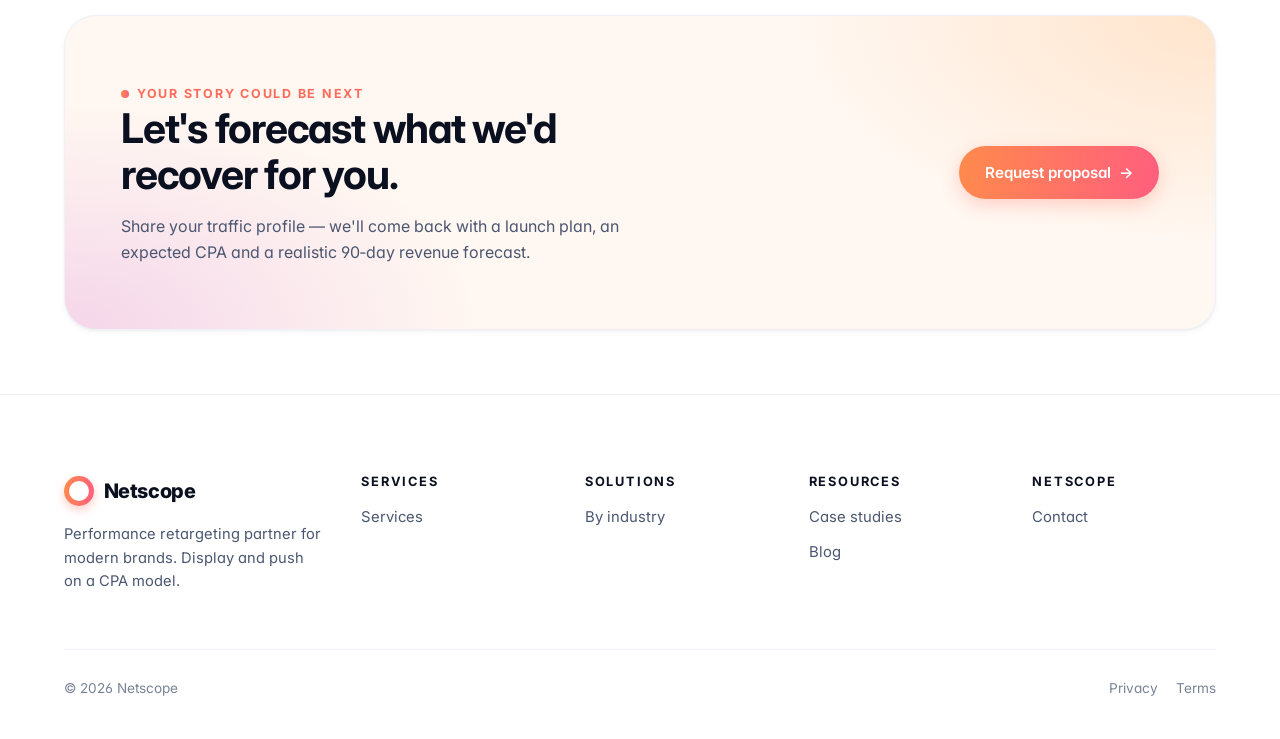
<file: case-studies.html>
<!DOCTYPE html>
<html lang="en">
<head>
<meta charset="UTF-8" />
<meta name="viewport" content="width=device-width, initial-scale=1.0" />
<title>Case studies — Netscope</title>
<meta name="description" content="How partner brands like Zalora Group, NovaRetail and Orbitway grew recovered revenue with Netscope's CPA-based display and push retargeting." />
<meta name="theme-color" content="#ffffff" />
<link rel="preconnect" href="https://fonts.googleapis.com" />
<link rel="preconnect" href="https://fonts.gstatic.com" crossorigin />
<link href="https://fonts.googleapis.com/css2?family=Inter:wght@400;500;600;700;800&display=swap" rel="stylesheet" />
<link rel="stylesheet" href="styles.css" />
</head>
<body>

<header class="nav" id="nav">
  <div class="container nav-inner">
    <a href="index.html" class="logo"><span class="logo-mark"></span><span>Netscope</span></a>
    <nav class="nav-links">
      <a href="services.html">Services</a>
      <a href="solutions.html">Solutions</a>
      <a href="case-studies.html" class="active">Case studies</a>
      <a href="resources.html">Resources</a>
      <a href="contact.html">Contact</a>
    </nav>
    <div class="nav-cta">
      <a href="contact.html" class="btn btn-primary btn-arrow">Partner with us</a>
      <button class="nav-toggle" aria-label="Open menu"><svg width="18" height="18" viewBox="0 0 24 24" fill="none" stroke="currentColor" stroke-width="2"><path d="M3 6h18M3 12h18M3 18h18"/></svg></button>
    </div>
  </div>
</header>
<div class="mobile-menu">
  <a href="services.html">Services</a><a href="solutions.html">Solutions</a><a href="case-studies.html">Case studies</a><a href="resources.html">Resources</a><a href="contact.html">Contact</a>
  <a href="contact.html" class="btn btn-primary">Partner with us</a>
</div>

<section class="page-head">
  <div class="container">
    <span class="eyebrow reveal">Case studies</span>
    <h1 class="reveal">Real brands. Real numbers. <span class="grad-text">Real recovered revenue.</span></h1>
    <p class="lead reveal">Our partner brands measure us on one thing: the incremental sales we drive. Here's how a few of them put Netscope to work.</p>
  </div>
</section>

<!-- ZALORA FEATURED -->
<section>
  <div class="container">
    <div class="case-hero reveal">
      <div style="display:grid;grid-template-columns: 1.1fr 1fr;gap:56px;align-items:center">
        <div>
          <div style="display:flex;align-items:center;gap:14px;margin-bottom:16px">
            <div class="logo-chip" style="padding:8px 18px;border:1px solid var(--border);border-radius:999px;background:#fff;color:var(--text);font-size:1.1rem;opacity:1">ZALORA</div>
            <span class="post-tag">Fashion &amp; retail</span>
          </div>
          <h2 style="margin-top:8px">How Zalora Group added 31% more recovered revenue across 6 Southeast Asian markets.</h2>
          <p class="lead mt-2">Southeast Asia's leading fashion e‑commerce destination partnered with Netscope to extend retargeting beyond email — activating display and web push on a pure CPA model across Singapore, Malaysia, the Philippines, Indonesia, Taiwan and Hong Kong.</p>
        </div>
        <div>
          <div style="display:grid;grid-template-columns:1fr 1fr;gap:14px">
            <div class="card"><div style="font-size:2.2rem;font-weight:800" class="grad-text">+31%</div><div class="muted">Recovered cart revenue</div></div>
            <div class="card"><div style="font-size:2.2rem;font-weight:800" class="grad-text">4.2×</div><div class="muted">Avg ROAS equivalent</div></div>
            <div class="card"><div style="font-size:2.2rem;font-weight:800" class="grad-text">340k</div><div class="muted">New push subscribers / 90d</div></div>
            <div class="card"><div style="font-size:2.2rem;font-weight:800" class="grad-text">12.8%</div><div class="muted">Weekly cart revenue share</div></div>
          </div>
        </div>
      </div>
    </div>
  </div>
</section>

<!-- ZALORA DETAIL -->
<section>
  <div class="container" style="max-width:900px">
    <article class="reveal">
      <h2>About Zalora Group</h2>
      <p>Zalora Group is Southeast Asia's largest fashion and lifestyle e‑commerce platform, serving millions of monthly shoppers across six markets. With a catalog of more than 3,000 brands spanning fashion, beauty, sport and lifestyle, Zalora is the region's reference point for online fashion — and an organization that takes its marketing performance seriously.</p>

      <h2 class="mt-6">The challenge</h2>
      <p>Zalora's in‑house growth team was running best‑in‑class email, SMS and paid social — but retargeting was underserved. Two gaps stood out:</p>
      <ul class="checklist">
        <li>Display retargeting was handled by a fragmented mix of regional vendors, each with different attribution methodology. ROI claims were impossible to compare market‑to‑market.</li>
        <li>Web push notifications — a channel Zalora's competitors were quietly exploiting — had never been activated at scale across the six markets.</li>
      </ul>
      <p>Leadership wanted both gaps closed. But with a lean performance team, a regional P&amp;L under scrutiny, and no appetite for another platform license, the team needed a partner that could bring the capability — not another tool.</p>

      <h2 class="mt-6">The Netscope approach</h2>
      <p>We proposed a single engagement covering both display and web push, delivered on a pure CPA model — Zalora would only pay for sales Netscope drove, measured against a holdout. No platform fees, no minimums, no multi‑year license. The integration was a single tag and a product feed per market.</p>

      <h3>Phase 1 — Display reset (weeks 1–4)</h3>
      <ul class="checklist">
        <li>Netscope's creative team produced 240 display variants across 6 markets, 14 banner sizes and 4 lifecycle audiences (cart abandon, browse abandon, lapsed 30d, lapsed 60d).</li>
        <li>Media buying consolidated across 40+ exchanges with direct PMP access to regional premium publishers.</li>
        <li>Customer suppression synchronized daily against Zalora's order system so we never retargeted a recent buyer.</li>
      </ul>

      <h3 class="mt-4">Phase 2 — Web push launch (weeks 3–8)</h3>
      <ul class="checklist">
        <li>Netscope designed and A/B‑tested the web push opt‑in experience per market, factoring in local language, consent norms and compliance (PDPA, GDPR for EU traffic).</li>
        <li>Subscriber acquisition grew to 340k net new subscribers in 90 days across the six markets.</li>
        <li>We launched four triggered journeys: cart abandonment, price drop, back‑in‑stock and win‑back, each with send‑time optimization per subscriber.</li>
      </ul>

      <h3 class="mt-4">Phase 3 — Optimization &amp; scale (weeks 8+)</h3>
      <ul class="checklist">
        <li>Weekly optimization cycles across bids, creative and audiences — with a named Netscope Account Lead embedded alongside the Zalora performance team.</li>
        <li>Incrementality tests run continuously with a 10% holdout — every claimed sale verified against a counterfactual group.</li>
        <li>Monthly business reviews with Zalora's regional marketing leads and CFO — one invoice per month, line‑itemized by country.</li>
      </ul>

      <h2 class="mt-6">The results</h2>
      <p>Ninety days after launch, the engagement had:</p>
      <ul class="checklist">
        <li><strong>+31% uplift</strong> in recovered cart revenue across the six markets, measured against the holdout</li>
        <li><strong>4.2× ROAS equivalent</strong> on display retargeting (calculated by dividing incremental revenue by CPA payments)</li>
        <li><strong>340,000 new push subscribers</strong> — a channel that started from zero and now reaches 14% of Zalora's monthly active web audience</li>
        <li><strong>12.8% of weekly abandoned‑cart revenue</strong> now attributable to Netscope‑driven touchpoints</li>
        <li><strong>Two regional DSP contracts retired</strong> — the budget redirected into Netscope's CPA pool</li>
      </ul>
      <blockquote>"Netscope became an extension of our performance team. The CPA model meant we could test aggressively without budget risk, and the push channel alone drove a 7‑figure lift in our first quarter. It's the cleanest retargeting relationship we've ever had."<br/><br/>— Marketing Director, Zalora Group</blockquote>

      <h2 class="mt-6">What's next</h2>
      <p>Zalora and Netscope are now extending the engagement to cover native ads, dynamic bundle creatives (outfit‑completion) and a first‑party CDP integration to reduce reliance on third‑party identifiers. The two teams ship two new journeys a month and track every one against a holdout.</p>
    </article>
  </div>
</section>

<!-- MORE CASE STUDIES -->
<section class="bg-soft">
  <div class="container">
    <div class="section-title reveal">
      <span class="eyebrow">More partners</span>
      <h2 class="mt-2">Other stories worth a read.</h2>
    </div>
    <div class="grid grid-2">
      <article class="card reveal">
        <div style="display:flex;justify-content:space-between;align-items:center;margin-bottom:10px"><span class="logo-chip" style="padding:6px 14px;border:1px solid var(--border);border-radius:999px;background:#fff;color:var(--text);opacity:1;font-size:.92rem">Dokodemo</span><span class="post-tag blue">Marketplace · JP</span></div>
        <h3>Dokodemo lifted cross‑border cart recovery 34% with localized push.</h3>
        <p>Japan's cross‑border proxy‑shopping marketplace used Netscope's multi‑language push and dynamic display to win back abandoning shoppers in six source markets — without a single new hire on the paid media team.</p>
        <div style="display:grid;grid-template-columns:1fr 1fr;gap:10px;margin:16px 0">
          <div style="padding:10px 12px;border:1px solid var(--border-soft);border-radius:10px"><div style="font-weight:800;color:var(--coral)">+34%</div><div class="muted" style="font-size:.82rem">Recovered cart revenue</div></div>
          <div style="padding:10px 12px;border:1px solid var(--border-soft);border-radius:10px"><div style="font-weight:800;color:var(--coral)">5.6×</div><div class="muted" style="font-size:.82rem">ROAS on push channel</div></div>
        </div>
        <a href="#" class="link" data-story-open data-brand="Dokodemo">Read the full story →</a>
      </article>
      <article class="card reveal">
        <div style="display:flex;justify-content:space-between;align-items:center;margin-bottom:10px"><span class="logo-chip" style="padding:6px 14px;border:1px solid var(--border);border-radius:999px;background:#fff;color:var(--text);opacity:1;font-size:.92rem">F1 Arcade</span><span class="post-tag">Experiential · UK/US</span></div>
        <h3>F1 Arcade filled weekday bookings 41% through display retargeting.</h3>
        <p>The global F1‑branded social racing venue used Netscope to re‑engage visitors who'd explored bookings but not completed — with venue‑specific creative and time‑slot aware triggers across London, Birmingham, Boston and Washington DC.</p>
        <div style="display:grid;grid-template-columns:1fr 1fr;gap:10px;margin:16px 0">
          <div style="padding:10px 12px;border:1px solid var(--border-soft);border-radius:10px"><div style="font-weight:800;color:var(--coral)">+41%</div><div class="muted" style="font-size:.82rem">Weekday booking fill</div></div>
          <div style="padding:10px 12px;border:1px solid var(--border-soft);border-radius:10px"><div style="font-weight:800;color:var(--coral)">−29%</div><div class="muted" style="font-size:.82rem">Cost per booking</div></div>
        </div>
        <a href="#" class="link" data-story-open data-brand="F1 Arcade">Read the full story →</a>
      </article>
      <article class="card reveal">
        <div style="display:flex;justify-content:space-between;align-items:center;margin-bottom:10px"><span class="logo-chip" style="padding:6px 14px;border:1px solid var(--border);border-radius:999px;background:#fff;color:var(--text);opacity:1;font-size:.92rem">Orange FR</span><span class="post-tag teal">Telecom · FR</span></div>
        <h3>Orange FR grew plan‑application completion 23% on a compliant CPA model.</h3>
        <p>France's largest telecom operator used Netscope to bring back interrupted mobile and fibre plan applications — with regulator‑approved disclosures on every creative and server‑side suppression of approved applicants.</p>
        <div style="display:grid;grid-template-columns:1fr 1fr;gap:10px;margin:16px 0">
          <div style="padding:10px 12px;border:1px solid var(--border-soft);border-radius:10px"><div style="font-weight:800;color:var(--coral)">+23%</div><div class="muted" style="font-size:.82rem">Application completion</div></div>
          <div style="padding:10px 12px;border:1px solid var(--border-soft);border-radius:10px"><div style="font-weight:800;color:var(--coral)">100%</div><div class="muted" style="font-size:.82rem">Compliance review on every creative</div></div>
        </div>
        <a href="#" class="link" data-story-open data-brand="Orange FR">Read the full story →</a>
      </article>
      <article class="card reveal">
        <div style="display:flex;justify-content:space-between;align-items:center;margin-bottom:10px"><span class="logo-chip" style="padding:6px 14px;border:1px solid var(--border);border-radius:999px;background:#fff;color:var(--text);opacity:1;font-size:.92rem">GiordanoVini</span><span class="post-tag purple">Wine &amp; D2C · IT</span></div>
        <h3>GiordanoVini lifted repeat‑purchase revenue 37% with replenishment push.</h3>
        <p>Italy's historic direct‑to‑consumer wine club used Netscope's push channel to nudge lapsing subscribers at exactly the right moment in the reorder window — keeping them in club and lifting average order value by 18%.</p>
        <div style="display:grid;grid-template-columns:1fr 1fr;gap:10px;margin:16px 0">
          <div style="padding:10px 12px;border:1px solid var(--border-soft);border-radius:10px"><div style="font-weight:800;color:var(--coral)">+37%</div><div class="muted" style="font-size:.82rem">Repeat‑purchase revenue</div></div>
          <div style="padding:10px 12px;border:1px solid var(--border-soft);border-radius:10px"><div style="font-weight:800;color:var(--coral)">+18%</div><div class="muted" style="font-size:.82rem">Average order value</div></div>
        </div>
        <a href="#" class="link" data-story-open data-brand="GiordanoVini">Read the full story →</a>
      </article>
    </div>
  </div>
</section>

<!-- CTA -->
<section class="tight">
  <div class="container">
    <div class="cta-banner reveal">
      <div>
        <span class="eyebrow">Your story could be next</span>
        <h2 class="mt-2">Let's forecast what we'd recover for you.</h2>
        <p>Share your traffic profile — we'll come back with a launch plan, an expected CPA and a realistic 90‑day revenue forecast.</p>
      </div>
      <div style="display:flex;gap:12px;justify-content:flex-end;flex-wrap:wrap">
        <a href="contact.html" class="btn btn-primary btn-arrow">Request proposal</a>
      </div>
    </div>
  </div>
</section>

<footer>
  <div class="container">
    <div class="footer-grid">
      <div class="footer-brand"><div class="logo"><span class="logo-mark"></span><span>Netscope</span></div><p class="mt-2">Performance retargeting partner for modern brands. Display and push on a CPA model.</p></div>
      <div><h4>Services</h4><ul><li><a href="services.html">Services</a></li></ul></div>
      <div><h4>Solutions</h4><ul><li><a href="solutions.html">By industry</a></li></ul></div>
      <div><h4>Resources</h4><ul><li><a href="case-studies.html">Case studies</a></li><li><a href="resources.html">Blog</a></li></ul></div>
      <div><h4>Netscope</h4><ul><li><a href="contact.html">Contact</a></li></ul></div>
    </div>
    <div class="footer-bottom"><div>© <span data-year></span> Netscope</div><div style="display:flex;gap:18px"><a href="#">Privacy</a><a href="#">Terms</a></div></div>
  </div>
</footer>
<!-- STORY MODAL -->
<div class="modal" data-story-modal aria-hidden="true" role="dialog" aria-modal="true" aria-labelledby="story-modal-title">
  <div class="modal-backdrop" data-story-close></div>
  <div class="modal-card" role="document">
    <button class="modal-close" data-story-close aria-label="Close">
      <svg width="18" height="18" viewBox="0 0 24 24" fill="none" stroke="currentColor" stroke-width="2" stroke-linecap="round"><path d="M6 6l12 12M18 6L6 18"/></svg>
    </button>
    <h3 id="story-modal-title">Get the full <span data-story-brand>case study</span>.</h3>
    <p class="modal-sub">Tell us where to send it. We'll email you the detailed write‑up — campaign setup, creative, reporting and results.</p>
    <form class="contact-form modal-form" data-story-form novalidate>
      <label>Work Email <span class="req">*</span>
        <input type="email" name="email" required placeholder="you@company.com" />
      </label>
      <label>First Name <span class="req">*</span>
        <input type="text" name="first_name" required placeholder="First name" />
      </label>
      <label>Last Name <span class="req">*</span>
        <input type="text" name="last_name" required placeholder="Last name" />
      </label>
      <label>Company <span class="req">*</span>
        <input type="text" name="company" required placeholder="Company" />
      </label>
      <label>How Did You Hear About Us? <span class="req">*</span>
        <select name="source" required>
          <option value="">Please select an option</option>
          <option>LinkedIn</option>
          <option>Google search</option>
          <option>Referral from a partner</option>
          <option>Industry event / conference</option>
          <option>Press or article</option>
          <option>Other</option>
        </select>
      </label>
      <button class="btn btn-primary btn-arrow modal-submit" type="submit">Email Me Now!</button>
      <p class="modal-fineprint">Netscope uses your information for communications about services. For more info please refer to our <a href="#">privacy policy</a>.</p>
      <div class="form-msg" role="status" aria-live="polite"></div>
    </form>
  </div>
</div>

<script src="main.js"></script>
<script>
(() => {
  const modal = document.querySelector('[data-story-modal]');
  if (!modal) return;
  const brandSpan = modal.querySelector('[data-story-brand]');
  const form = modal.querySelector('[data-story-form]');
  const msg = modal.querySelector('.form-msg');

  const open = (brand) => {
    if (brand && brandSpan) brandSpan.textContent = brand + ' case study';
    modal.classList.add('open');
    modal.setAttribute('aria-hidden', 'false');
    document.body.style.overflow = 'hidden';
    const first = form.querySelector('input');
    if (first) setTimeout(() => first.focus(), 50);
  };
  const close = () => {
    modal.classList.remove('open');
    modal.setAttribute('aria-hidden', 'true');
    document.body.style.overflow = '';
    if (msg) msg.textContent = '';
    form.reset();
  };

  document.querySelectorAll('[data-story-open]').forEach(el => {
    el.addEventListener('click', (e) => {
      e.preventDefault();
      open(el.dataset.brand || '');
    });
  });
  document.querySelectorAll('[data-story-close]').forEach(el => el.addEventListener('click', close));
  document.addEventListener('keydown', (e) => { if (e.key === 'Escape' && modal.classList.contains('open')) close(); });

  form.addEventListener('submit', (e) => {
    e.preventDefault();
    if (msg) {
      msg.textContent = "Thanks — the case study is on its way to your inbox.";
      msg.style.color = 'var(--teal)';
    }
    setTimeout(close, 1800);
  });
})();
</script>
</body>
</html>
</file>
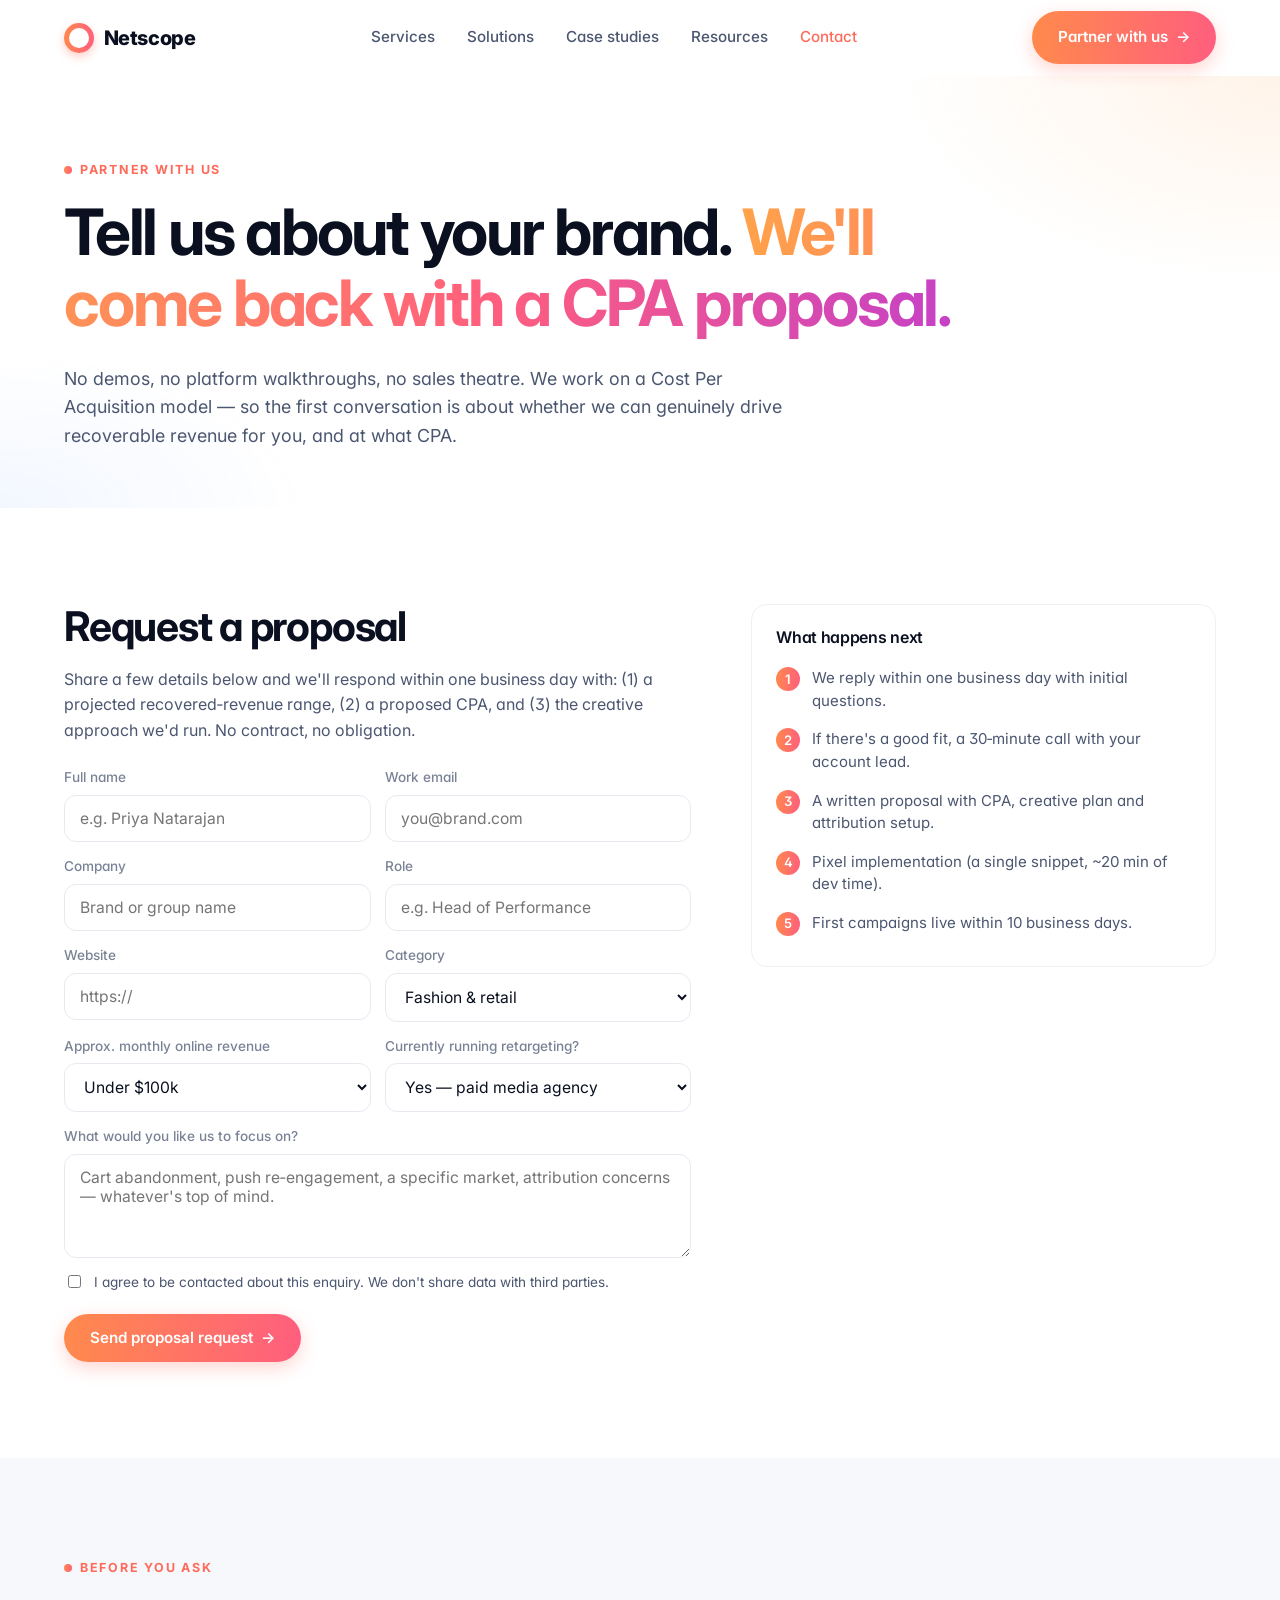
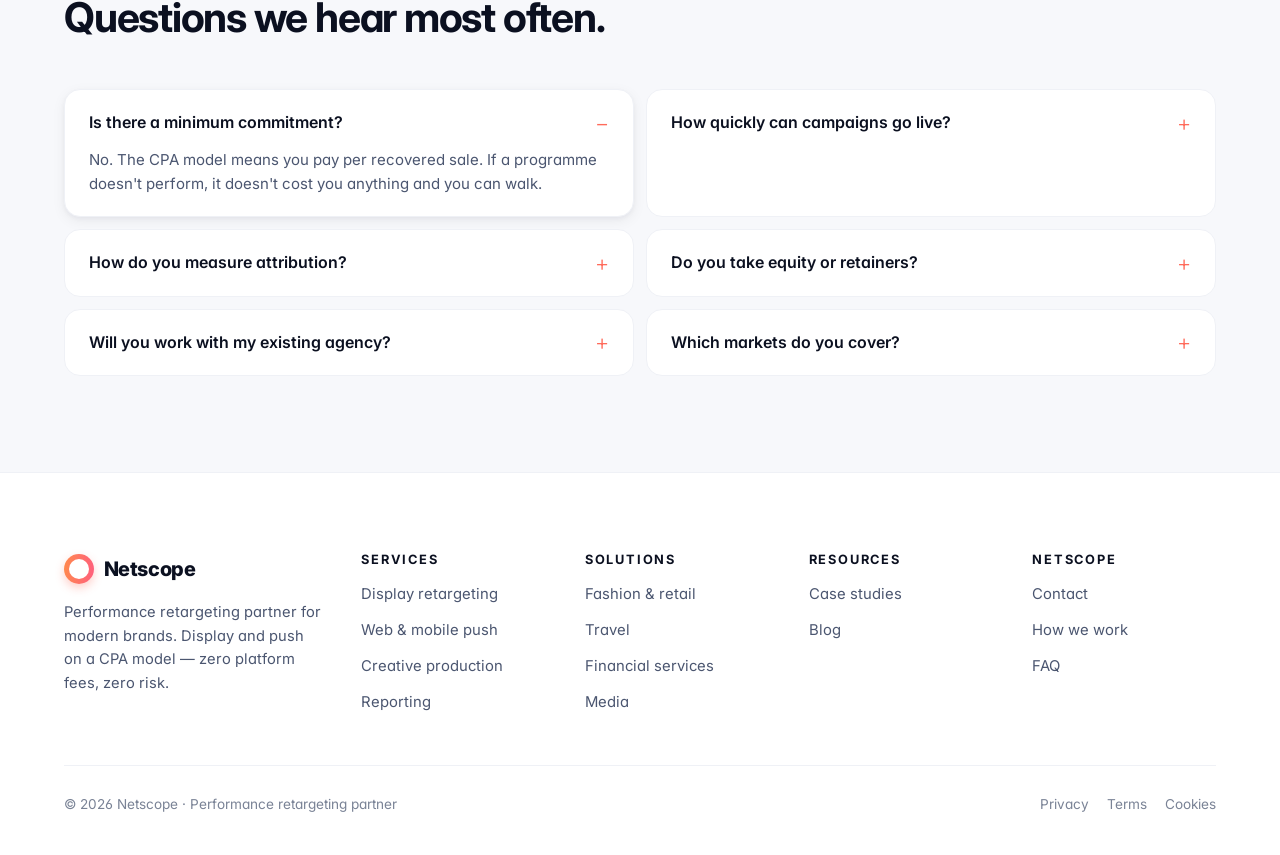
<file: contact.html>
<!DOCTYPE html>
<html lang="en">
<head>
<meta charset="UTF-8" />
<meta name="viewport" content="width=device-width, initial-scale=1.0" />
<title>Partner with us — Netscope Retargeting</title>
<meta name="description" content="Send us your traffic profile and current retargeting setup. We'll come back with a CPA projection and a proposed programme — usually within one business day." />
<meta name="theme-color" content="#ffffff" />
<link rel="preconnect" href="https://fonts.googleapis.com" />
<link rel="preconnect" href="https://fonts.gstatic.com" crossorigin />
<link href="https://fonts.googleapis.com/css2?family=Inter:wght@400;500;600;700;800&display=swap" rel="stylesheet" />
<link rel="stylesheet" href="styles.css" />
</head>
<body>

<header class="nav" id="nav">
  <div class="container nav-inner">
    <a href="index.html" class="logo" aria-label="Netscope">
      <span class="logo-mark" aria-hidden="true"></span>
      <span>Netscope</span>
    </a>
    <nav class="nav-links" aria-label="Primary">
      <a href="services.html">Services</a>
      <a href="solutions.html">Solutions</a>
      <a href="case-studies.html">Case studies</a>
      <a href="resources.html">Resources</a>
      <a href="contact.html" class="active">Contact</a>
    </nav>
    <div class="nav-cta">
      <a href="#proposal" class="btn btn-primary btn-arrow">Partner with us</a>
      <button class="nav-toggle" aria-label="Open menu"><svg width="18" height="18" viewBox="0 0 24 24" fill="none" stroke="currentColor" stroke-width="2"><path d="M3 6h18M3 12h18M3 18h18"/></svg></button>
    </div>
  </div>
</header>
<div class="mobile-menu">
  <a href="services.html">Services</a>
  <a href="solutions.html">Solutions</a>
  <a href="case-studies.html">Case studies</a>
  <a href="resources.html">Resources</a>
  <a href="contact.html">Contact</a>
  <a href="#proposal" class="btn btn-primary">Partner with us</a>
</div>

<section class="page-head">
  <div class="container">
    <span class="eyebrow reveal">Partner with us</span>
    <h1 class="reveal mt-2">Tell us about your brand. <span class="grad-text">We'll come back with a CPA proposal.</span></h1>
    <p class="lead reveal">No demos, no platform walkthroughs, no sales theatre. We work on a Cost Per Acquisition model — so the first conversation is about whether we can genuinely drive recoverable revenue for you, and at what CPA.</p>
  </div>
</section>

<!-- ============ FORM + SIDEBAR ============ -->
<section id="proposal">
  <div class="container">
    <div class="contact-grid">
      <div class="reveal">
        <h2>Request a proposal</h2>
        <p class="mt-2">Share a few details below and we'll respond within one business day with: (1) a projected recovered‑revenue range, (2) a proposed CPA, and (3) the creative approach we'd run. No contract, no obligation.</p>

        <form data-contact-form class="contact-form mt-3" novalidate>
          <div class="form-row">
            <label>Full name
              <input type="text" name="name" required placeholder="e.g. Priya Natarajan" />
            </label>
            <label>Work email
              <input type="email" name="email" required placeholder="you@brand.com" />
            </label>
          </div>
          <div class="form-row">
            <label>Company
              <input type="text" name="company" required placeholder="Brand or group name" />
            </label>
            <label>Role
              <input type="text" name="role" placeholder="e.g. Head of Performance" />
            </label>
          </div>
          <div class="form-row">
            <label>Website
              <input type="url" name="website" required placeholder="https://" />
            </label>
            <label>Category
              <select name="category">
                <option>Fashion &amp; retail</option>
                <option>Travel</option>
                <option>Financial services</option>
                <option>Media &amp; subscription</option>
                <option>Marketplace</option>
                <option>D2C beauty / wellness</option>
                <option>Home &amp; furniture</option>
                <option>Consumer electronics</option>
                <option>Other</option>
              </select>
            </label>
          </div>
          <div class="form-row">
            <label>Approx. monthly online revenue
              <select name="revenue">
                <option>Under $100k</option>
                <option>$100k – $500k</option>
                <option>$500k – $2M</option>
                <option>$2M – $10M</option>
                <option>$10M+</option>
              </select>
            </label>
            <label>Currently running retargeting?
              <select name="current">
                <option>Yes — paid media agency</option>
                <option>Yes — in‑house team</option>
                <option>Yes — self‑serve tool</option>
                <option>No — not running</option>
              </select>
            </label>
          </div>
          <label>What would you like us to focus on?
            <textarea name="message" rows="4" placeholder="Cart abandonment, push re‑engagement, a specific market, attribution concerns — whatever's top of mind."></textarea>
          </label>
          <label class="check-inline">
            <input type="checkbox" name="consent" required />
            <span>I agree to be contacted about this enquiry. We don't share data with third parties.</span>
          </label>
          <div class="form-actions">
            <button class="btn btn-primary btn-arrow" type="submit">Send proposal request</button>
            <div class="form-msg" role="status" aria-live="polite"></div>
          </div>
        </form>
      </div>

      <aside class="contact-side reveal">
        <div class="side-card">
          <h4>What happens next</h4>
          <ol class="num-list">
            <li>We reply within one business day with initial questions.</li>
            <li>If there's a good fit, a 30‑minute call with your account lead.</li>
            <li>A written proposal with CPA, creative plan and attribution setup.</li>
            <li>Pixel implementation (a single snippet, ~20 min of dev time).</li>
            <li>First campaigns live within 10 business days.</li>
          </ol>
        </div>

      </aside>
    </div>
  </div>
</section>

<!-- ============ FAQ ============ -->
<section class="alt">
  <div class="container">
    <div class="section-title reveal">
      <span class="eyebrow">Before you ask</span>
      <h2 class="mt-2">Questions we hear most often.</h2>
    </div>
    <div class="faq-grid">
      <details class="faq reveal" open>
        <summary>Is there a minimum commitment?</summary>
        <p>No. The CPA model means you pay per recovered sale. If a programme doesn't perform, it doesn't cost you anything and you can walk.</p>
      </details>
      <details class="faq reveal">
        <summary>How quickly can campaigns go live?</summary>
        <p>Typical time from signed proposal to first impressions is 7–10 business days. Pixel integration takes under half an hour; creative builds take the rest of the week.</p>
      </details>
      <details class="faq reveal">
        <summary>How do you measure attribution?</summary>
        <p>We agree the attribution window upfront (usually 7‑day click, 1‑day view), deduplicate against your other paid channels, and expose sale‑level reporting so every invoice item can be traced back to an impression.</p>
      </details>
      <details class="faq reveal">
        <summary>Do you take equity or retainers?</summary>
        <p>Neither. CPA only. If your model genuinely doesn't support a CPA price (B2B enterprise, long offline cycles), we'll tell you and suggest another partner.</p>
      </details>
      <details class="faq reveal">
        <summary>Will you work with my existing agency?</summary>
        <p>Yes — most of our retail clients keep their paid search and Meta agency in place. We handle retargeting as a standalone channel with suppression agreements between us.</p>
      </details>
      <details class="faq reveal">
        <summary>Which markets do you cover?</summary>
        <p>Programmatic display runs globally. Web push is concentrated in markets where we've built local subscriber graphs — SEA, Middle East, Western Europe and ANZ are strongest.</p>
      </details>
    </div>
  </div>
</section>

<!-- FOOTER -->
<footer>
  <div class="container">
    <div class="footer-grid">
      <div class="footer-brand">
        <div class="logo"><span class="logo-mark"></span><span>Netscope</span></div>
        <p class="mt-2">Performance retargeting partner for modern brands. Display and push on a CPA model — zero platform fees, zero risk.</p>
      </div>
      <div>
        <h4>Services</h4>
        <ul>
          <li><a href="services.html#display">Display retargeting</a></li>
          <li><a href="services.html#push">Web &amp; mobile push</a></li>
          <li><a href="services.html#creative">Creative production</a></li>
          <li><a href="services.html#reporting">Reporting</a></li>
        </ul>
      </div>
      <div>
        <h4>Solutions</h4>
        <ul>
          <li><a href="solutions.html#retail">Fashion &amp; retail</a></li>
          <li><a href="solutions.html#travel">Travel</a></li>
          <li><a href="solutions.html#finance">Financial services</a></li>
          <li><a href="solutions.html#media">Media</a></li>
        </ul>
      </div>
      <div>
        <h4>Resources</h4>
        <ul>
          <li><a href="case-studies.html">Case studies</a></li>
          <li><a href="resources.html">Blog</a></li>
        </ul>
      </div>
      <div>
        <h4>Netscope</h4>
        <ul>
          <li><a href="contact.html">Contact</a></li>
          <li><a href="index.html#how-we-work">How we work</a></li>
          <li><a href="index.html#faq">FAQ</a></li>
        </ul>
      </div>
    </div>

    <div class="footer-bottom">
      <div>© <span data-year></span> Netscope · Performance retargeting partner</div>
      <div style="display:flex;gap:18px">
        <a href="#">Privacy</a>
        <a href="#">Terms</a>
        <a href="#">Cookies</a>
      </div>
    </div>
  </div>
</footer>

<script src="main.js"></script>
</body>
</html>
</file>
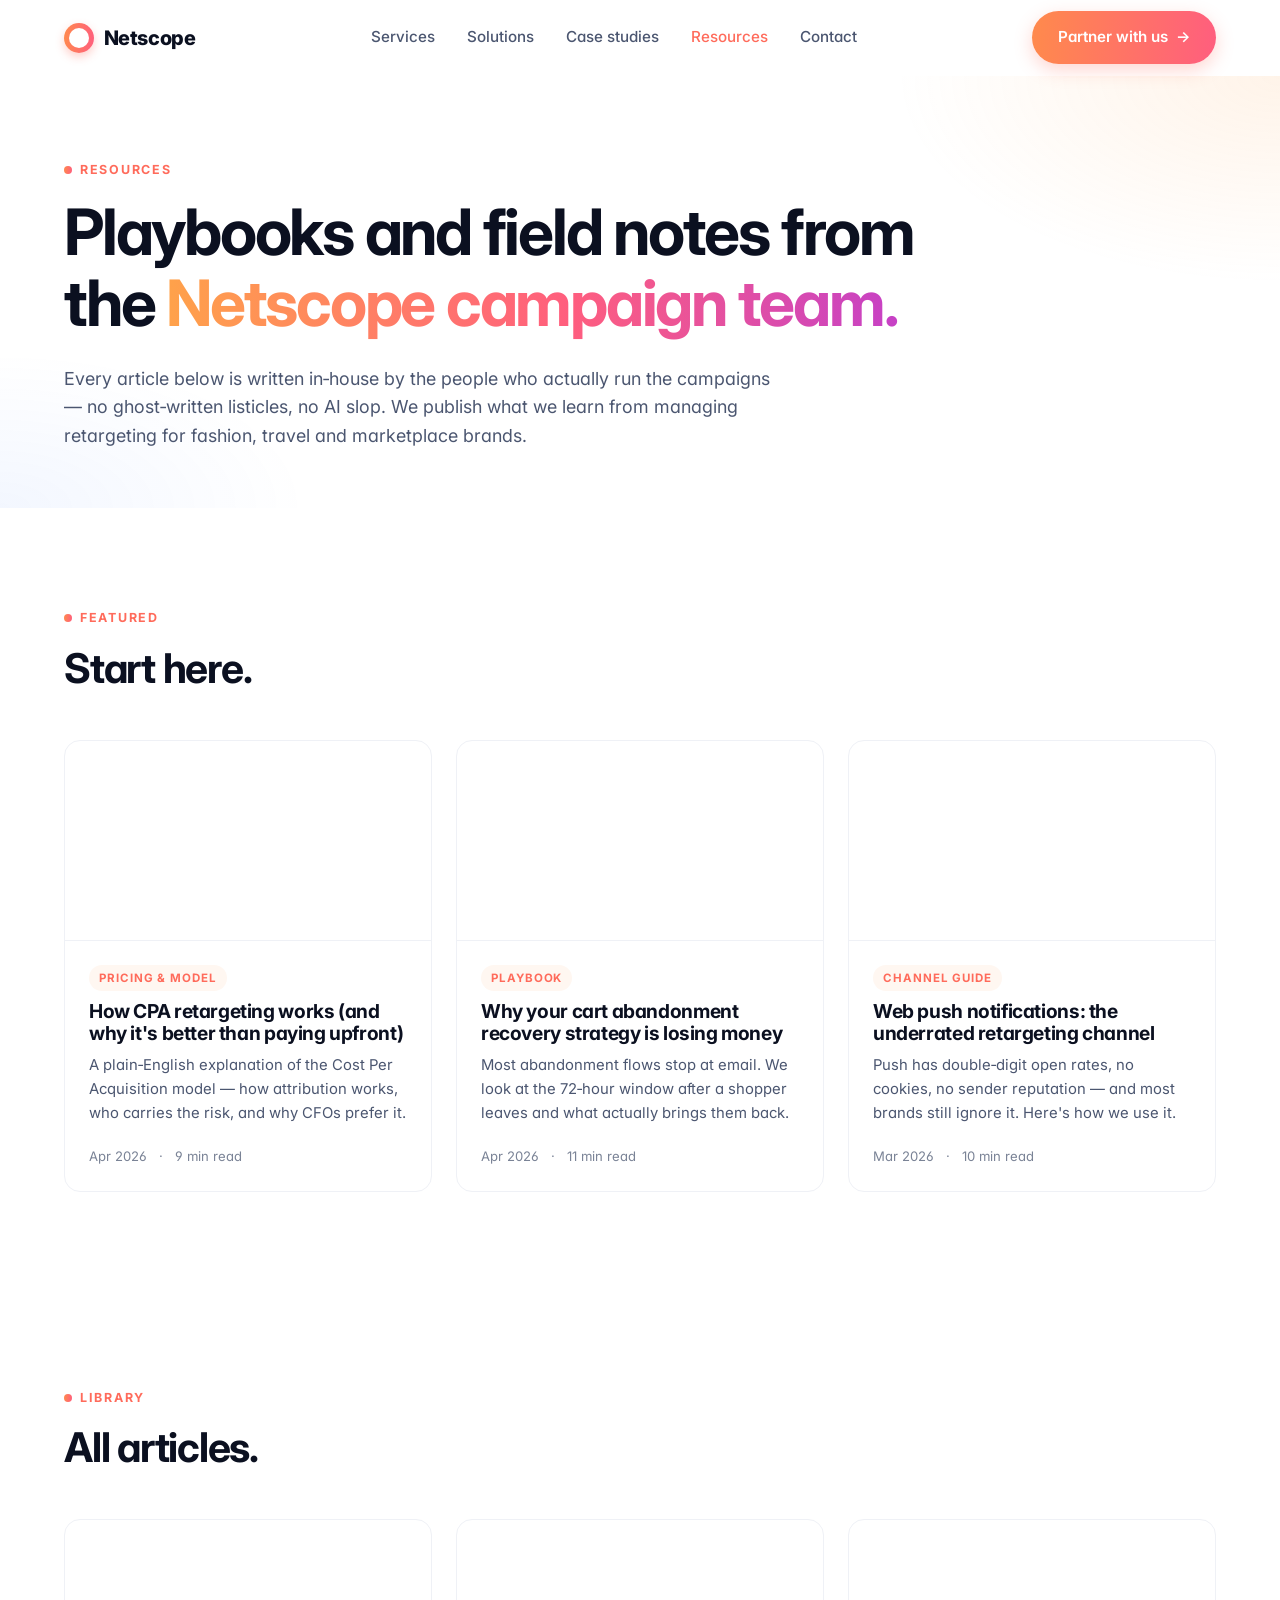
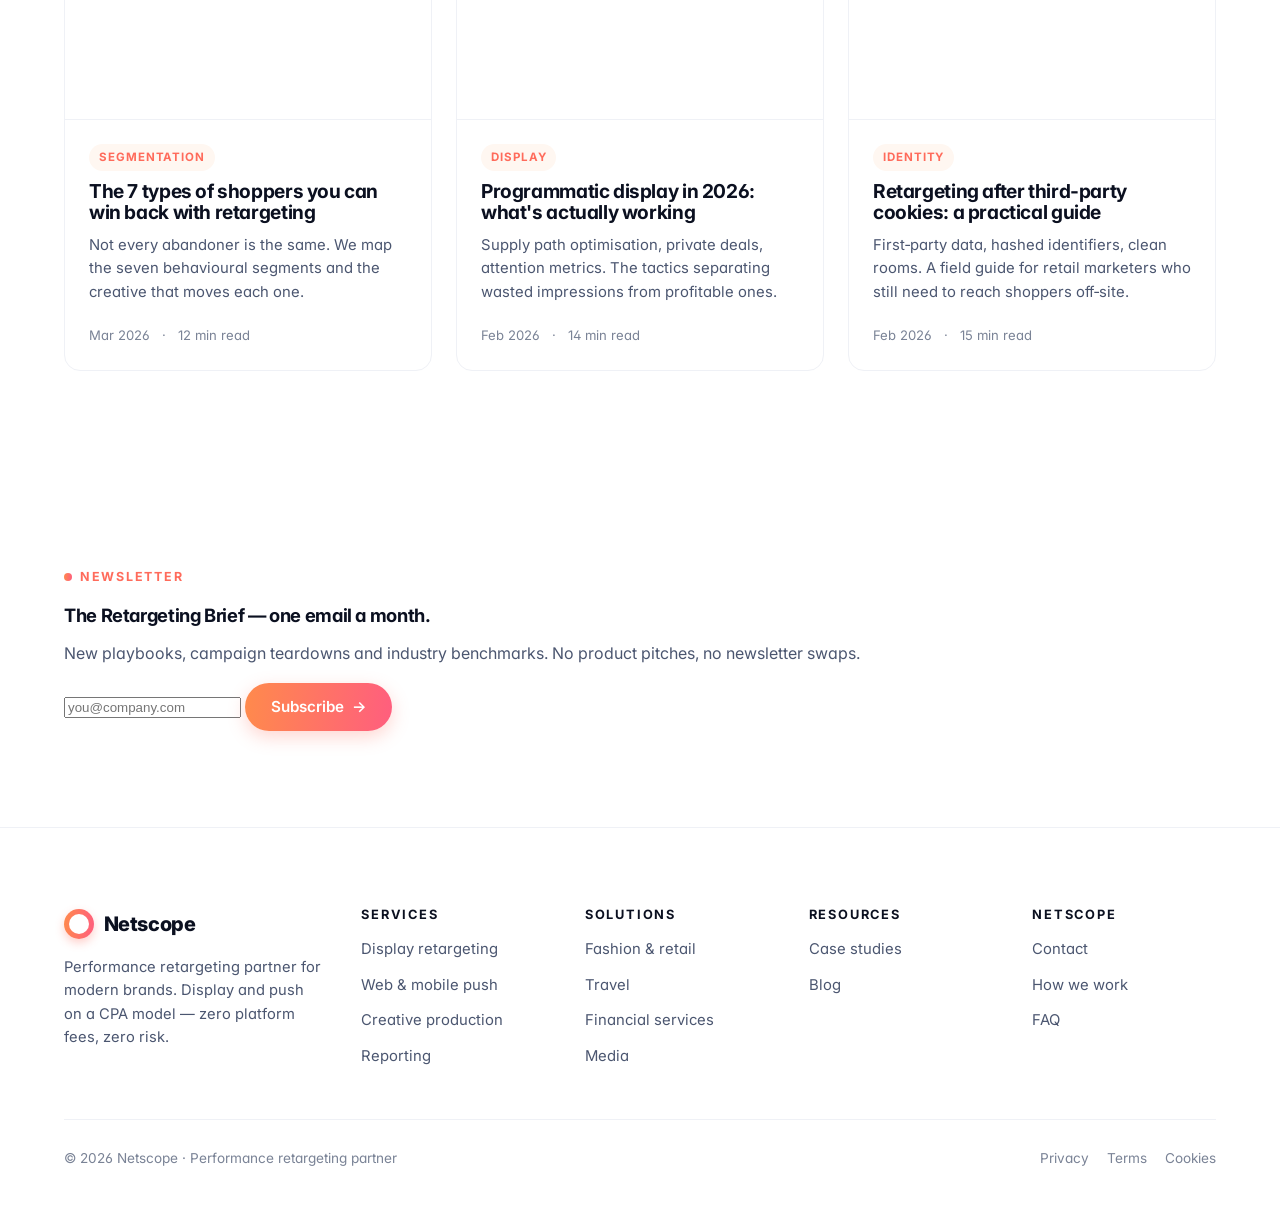
<file: resources.html>
<!DOCTYPE html>
<html lang="en">
<head>
<meta charset="UTF-8" />
<meta name="viewport" content="width=device-width, initial-scale=1.0" />
<title>Resources — Netscope Retargeting</title>
<meta name="description" content="Playbooks, guides and articles from the Netscope campaign team — how modern brands recover abandoned shoppers through display and web push on a CPA model." />
<meta name="theme-color" content="#ffffff" />
<link rel="preconnect" href="https://fonts.googleapis.com" />
<link rel="preconnect" href="https://fonts.gstatic.com" crossorigin />
<link href="https://fonts.googleapis.com/css2?family=Inter:wght@400;500;600;700;800&display=swap" rel="stylesheet" />
<link rel="stylesheet" href="styles.css" />
</head>
<body>

<!-- NAV -->
<header class="nav" id="nav">
  <div class="container nav-inner">
    <a href="index.html" class="logo" aria-label="Netscope">
      <span class="logo-mark" aria-hidden="true"></span>
      <span>Netscope</span>
    </a>
    <nav class="nav-links" aria-label="Primary">
      <a href="services.html">Services</a>
      <a href="solutions.html">Solutions</a>
      <a href="case-studies.html">Case studies</a>
      <a href="resources.html" class="active">Resources</a>
      <a href="contact.html">Contact</a>
    </nav>
    <div class="nav-cta">
      <a href="contact.html" class="btn btn-primary btn-arrow">Partner with us</a>
      <button class="nav-toggle" aria-label="Open menu"><svg width="18" height="18" viewBox="0 0 24 24" fill="none" stroke="currentColor" stroke-width="2"><path d="M3 6h18M3 12h18M3 18h18"/></svg></button>
    </div>
  </div>
</header>
<div class="mobile-menu">
  <a href="services.html">Services</a>
  <a href="solutions.html">Solutions</a>
  <a href="case-studies.html">Case studies</a>
  <a href="resources.html">Resources</a>
  <a href="contact.html">Contact</a>
  <a href="contact.html" class="btn btn-primary">Partner with us</a>
</div>

<section class="page-head">
  <div class="container">
    <span class="eyebrow reveal">Resources</span>
    <h1 class="reveal mt-2">Playbooks and field notes from the <span class="grad-text">Netscope campaign team.</span></h1>
    <p class="lead reveal">Every article below is written in‑house by the people who actually run the campaigns — no ghost‑written listicles, no AI slop. We publish what we learn from managing retargeting for fashion, travel and marketplace brands.</p>
  </div>
</section>

<!-- ============ FEATURED ============ -->
<section>
  <div class="container">
    <div class="section-title reveal">
      <span class="eyebrow">Featured</span>
      <h2 class="mt-2">Start here.</h2>
    </div>
    <div class="grid grid-3">
      <a class="post-card reveal" href="articles/cpa-retargeting-model.html">
        <div class="post-thumb" style="background-image:url('https://images.unsplash.com/photo-1556742049-0cfed4f6a45d?auto=format&fit=crop&w=800&q=80');background-size:cover;background-position:center"></div>
        <div class="post-body">
          <span class="post-tag">Pricing &amp; model</span>
          <h3>How CPA retargeting works (and why it's better than paying upfront)</h3>
          <p>A plain‑English explanation of the Cost Per Acquisition model — how attribution works, who carries the risk, and why CFOs prefer it.</p>
          <div class="post-meta"><span>Apr 2026</span><span>·</span><span>9 min read</span></div>
        </div>
      </a>
      <a class="post-card reveal" href="articles/cart-abandonment-recovery.html">
        <div class="post-thumb" style="background-image:url('https://images.unsplash.com/photo-1607082348824-0a96f2a4b9da?auto=format&fit=crop&w=800&q=80');background-size:cover;background-position:center"></div>
        <div class="post-body">
          <span class="post-tag">Playbook</span>
          <h3>Why your cart abandonment recovery strategy is losing money</h3>
          <p>Most abandonment flows stop at email. We look at the 72‑hour window after a shopper leaves and what actually brings them back.</p>
          <div class="post-meta"><span>Apr 2026</span><span>·</span><span>11 min read</span></div>
        </div>
      </a>
      <a class="post-card reveal" href="articles/web-push-retargeting.html">
        <div class="post-thumb" style="background-image:url('https://images.unsplash.com/photo-1512428559087-560fa5ceab42?auto=format&fit=crop&w=800&q=80');background-size:cover;background-position:center"></div>
        <div class="post-body">
          <span class="post-tag">Channel guide</span>
          <h3>Web push notifications: the underrated retargeting channel</h3>
          <p>Push has double‑digit open rates, no cookies, no sender reputation — and most brands still ignore it. Here's how we use it.</p>
          <div class="post-meta"><span>Mar 2026</span><span>·</span><span>10 min read</span></div>
        </div>
      </a>
    </div>
  </div>
</section>

<!-- ============ LIBRARY ============ -->
<section id="guides">
  <div class="container">
    <div class="section-title reveal">
      <span class="eyebrow">Library</span>
      <h2 class="mt-2">All articles.</h2>
    </div>
    <div class="grid grid-3">
      <a class="post-card reveal" href="articles/shopper-segments.html">
        <div class="post-thumb" style="background-image:url('https://images.unsplash.com/photo-1483985988355-763728e1935b?auto=format&fit=crop&w=800&q=80');background-size:cover;background-position:center"></div>
        <div class="post-body">
          <span class="post-tag">Segmentation</span>
          <h3>The 7 types of shoppers you can win back with retargeting</h3>
          <p>Not every abandoner is the same. We map the seven behavioural segments and the creative that moves each one.</p>
          <div class="post-meta"><span>Mar 2026</span><span>·</span><span>12 min read</span></div>
        </div>
      </a>
      <a class="post-card reveal" href="articles/programmatic-display-2026.html">
        <div class="post-thumb" style="background-image:url('https://images.unsplash.com/photo-1555421689-491a97ff2040?auto=format&fit=crop&w=800&q=80');background-size:cover;background-position:center"></div>
        <div class="post-body">
          <span class="post-tag">Display</span>
          <h3>Programmatic display in 2026: what's actually working</h3>
          <p>Supply path optimisation, private deals, attention metrics. The tactics separating wasted impressions from profitable ones.</p>
          <div class="post-meta"><span>Feb 2026</span><span>·</span><span>14 min read</span></div>
        </div>
      </a>
      <a class="post-card reveal" href="articles/retargeting-cookieless.html">
        <div class="post-thumb" style="background-image:url('https://images.unsplash.com/photo-1454165804606-c3d57bc86b40?auto=format&fit=crop&w=800&q=80');background-size:cover;background-position:center"></div>
        <div class="post-body">
          <span class="post-tag">Identity</span>
          <h3>Retargeting after third‑party cookies: a practical guide</h3>
          <p>First‑party data, hashed identifiers, clean rooms. A field guide for retail marketers who still need to reach shoppers off‑site.</p>
          <div class="post-meta"><span>Feb 2026</span><span>·</span><span>15 min read</span></div>
        </div>
      </a>
    </div>
  </div>
</section>

<!-- ============ NEWSLETTER ============ -->
<section>
  <div class="container">
    <div class="newsletter reveal">
      <div>
        <span class="eyebrow">Newsletter</span>
        <h3 class="mt-2">The Retargeting Brief — one email a month.</h3>
        <p class="mt-2">New playbooks, campaign teardowns and industry benchmarks. No product pitches, no newsletter swaps.</p>
      </div>
      <form data-newsletter class="nl-form" novalidate>
        <input type="email" required placeholder="you@company.com" aria-label="Work email" />
        <button class="btn btn-primary btn-arrow" type="submit">Subscribe</button>
        <div class="form-msg" role="status" aria-live="polite"></div>
      </form>
    </div>
  </div>
</section>

<!-- FOOTER -->
<footer>
  <div class="container">
    <div class="footer-grid">
      <div class="footer-brand">
        <div class="logo"><span class="logo-mark"></span><span>Netscope</span></div>
        <p class="mt-2">Performance retargeting partner for modern brands. Display and push on a CPA model — zero platform fees, zero risk.</p>
      </div>
      <div>
        <h4>Services</h4>
        <ul>
          <li><a href="services.html#display">Display retargeting</a></li>
          <li><a href="services.html#push">Web &amp; mobile push</a></li>
          <li><a href="services.html#creative">Creative production</a></li>
          <li><a href="services.html#reporting">Reporting</a></li>
        </ul>
      </div>
      <div>
        <h4>Solutions</h4>
        <ul>
          <li><a href="solutions.html#retail">Fashion &amp; retail</a></li>
          <li><a href="solutions.html#travel">Travel</a></li>
          <li><a href="solutions.html#finance">Financial services</a></li>
          <li><a href="solutions.html#media">Media</a></li>
        </ul>
      </div>
      <div>
        <h4>Resources</h4>
        <ul>
          <li><a href="case-studies.html">Case studies</a></li>
          <li><a href="resources.html">Blog</a></li>
        </ul>
      </div>
      <div>
        <h4>Netscope</h4>
        <ul>
          <li><a href="contact.html">Contact</a></li>
          <li><a href="index.html#how-we-work">How we work</a></li>
          <li><a href="index.html#faq">FAQ</a></li>
        </ul>
      </div>
    </div>

    <div class="footer-bottom">
      <div>© <span data-year></span> Netscope · Performance retargeting partner</div>
      <div style="display:flex;gap:18px">
        <a href="#">Privacy</a>
        <a href="#">Terms</a>
        <a href="#">Cookies</a>
      </div>
    </div>
  </div>
</footer>

<script src="main.js"></script>
</body>
</html>
</file>
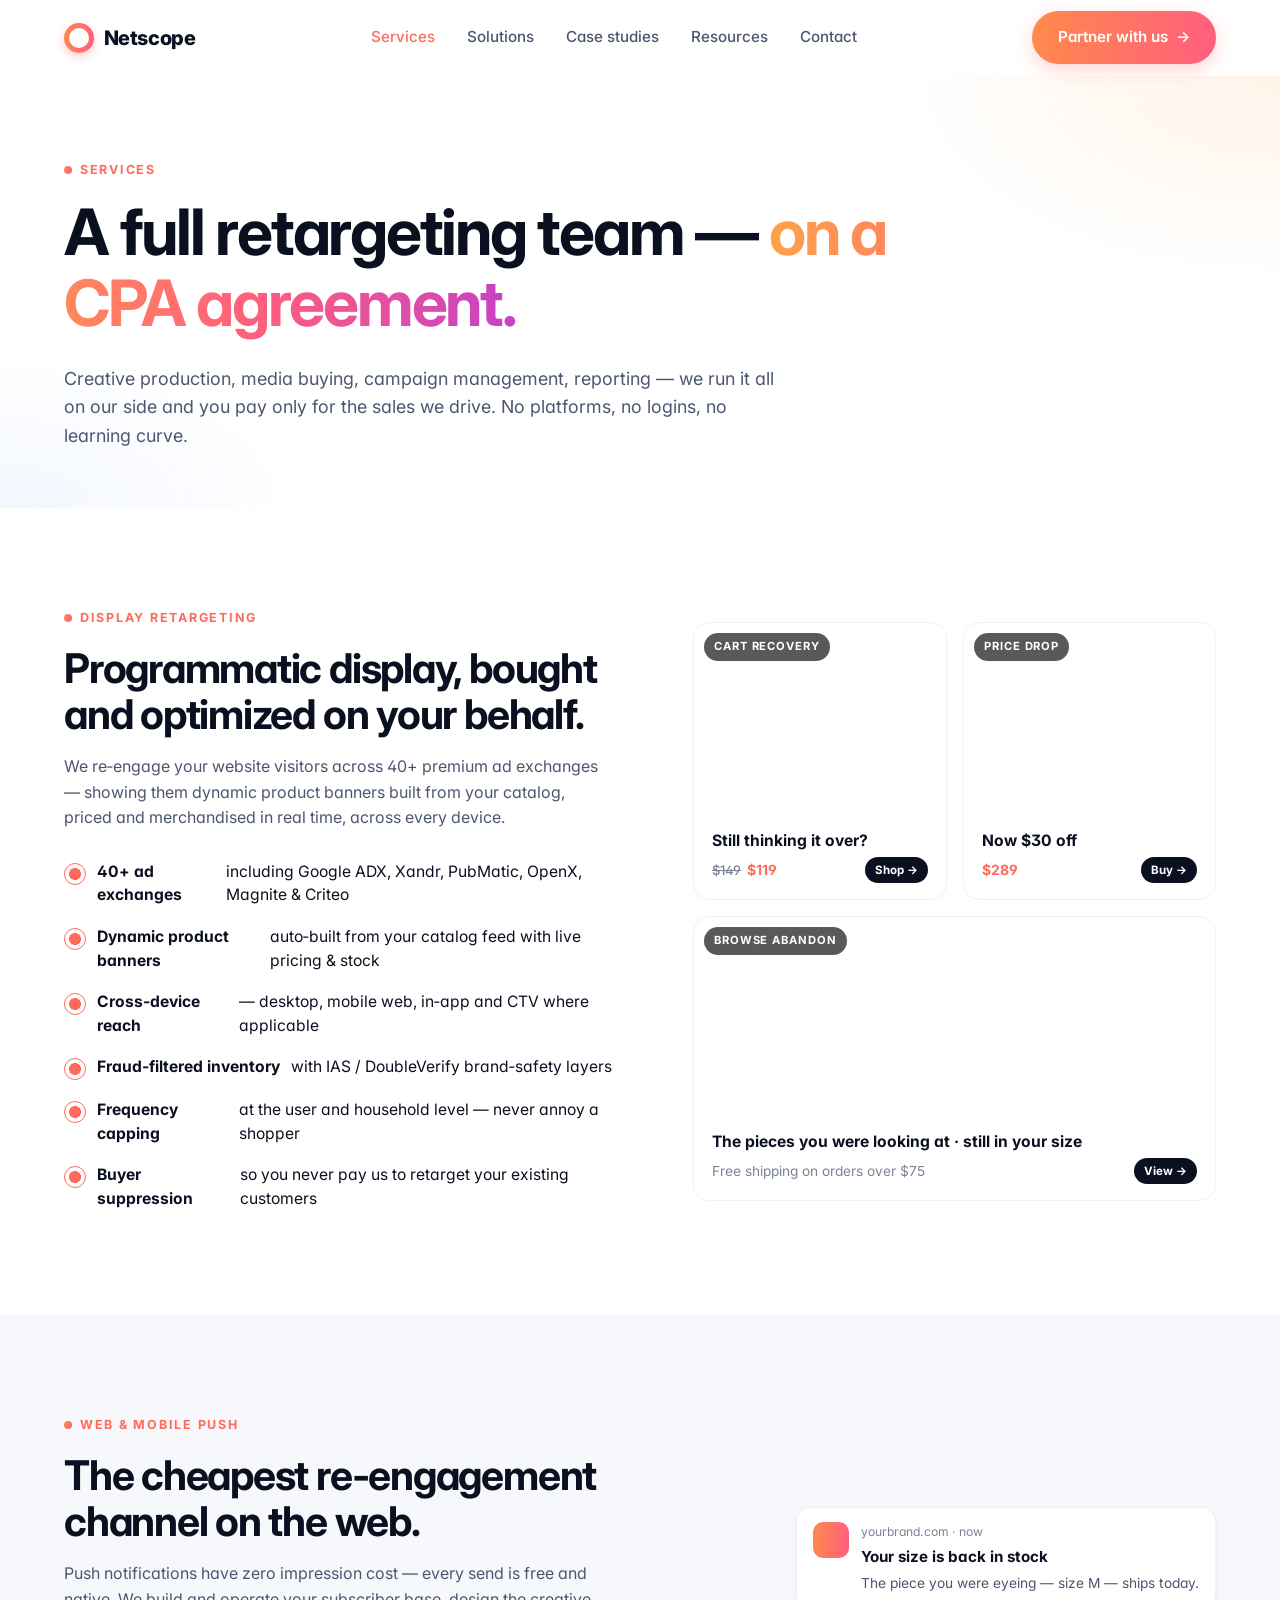
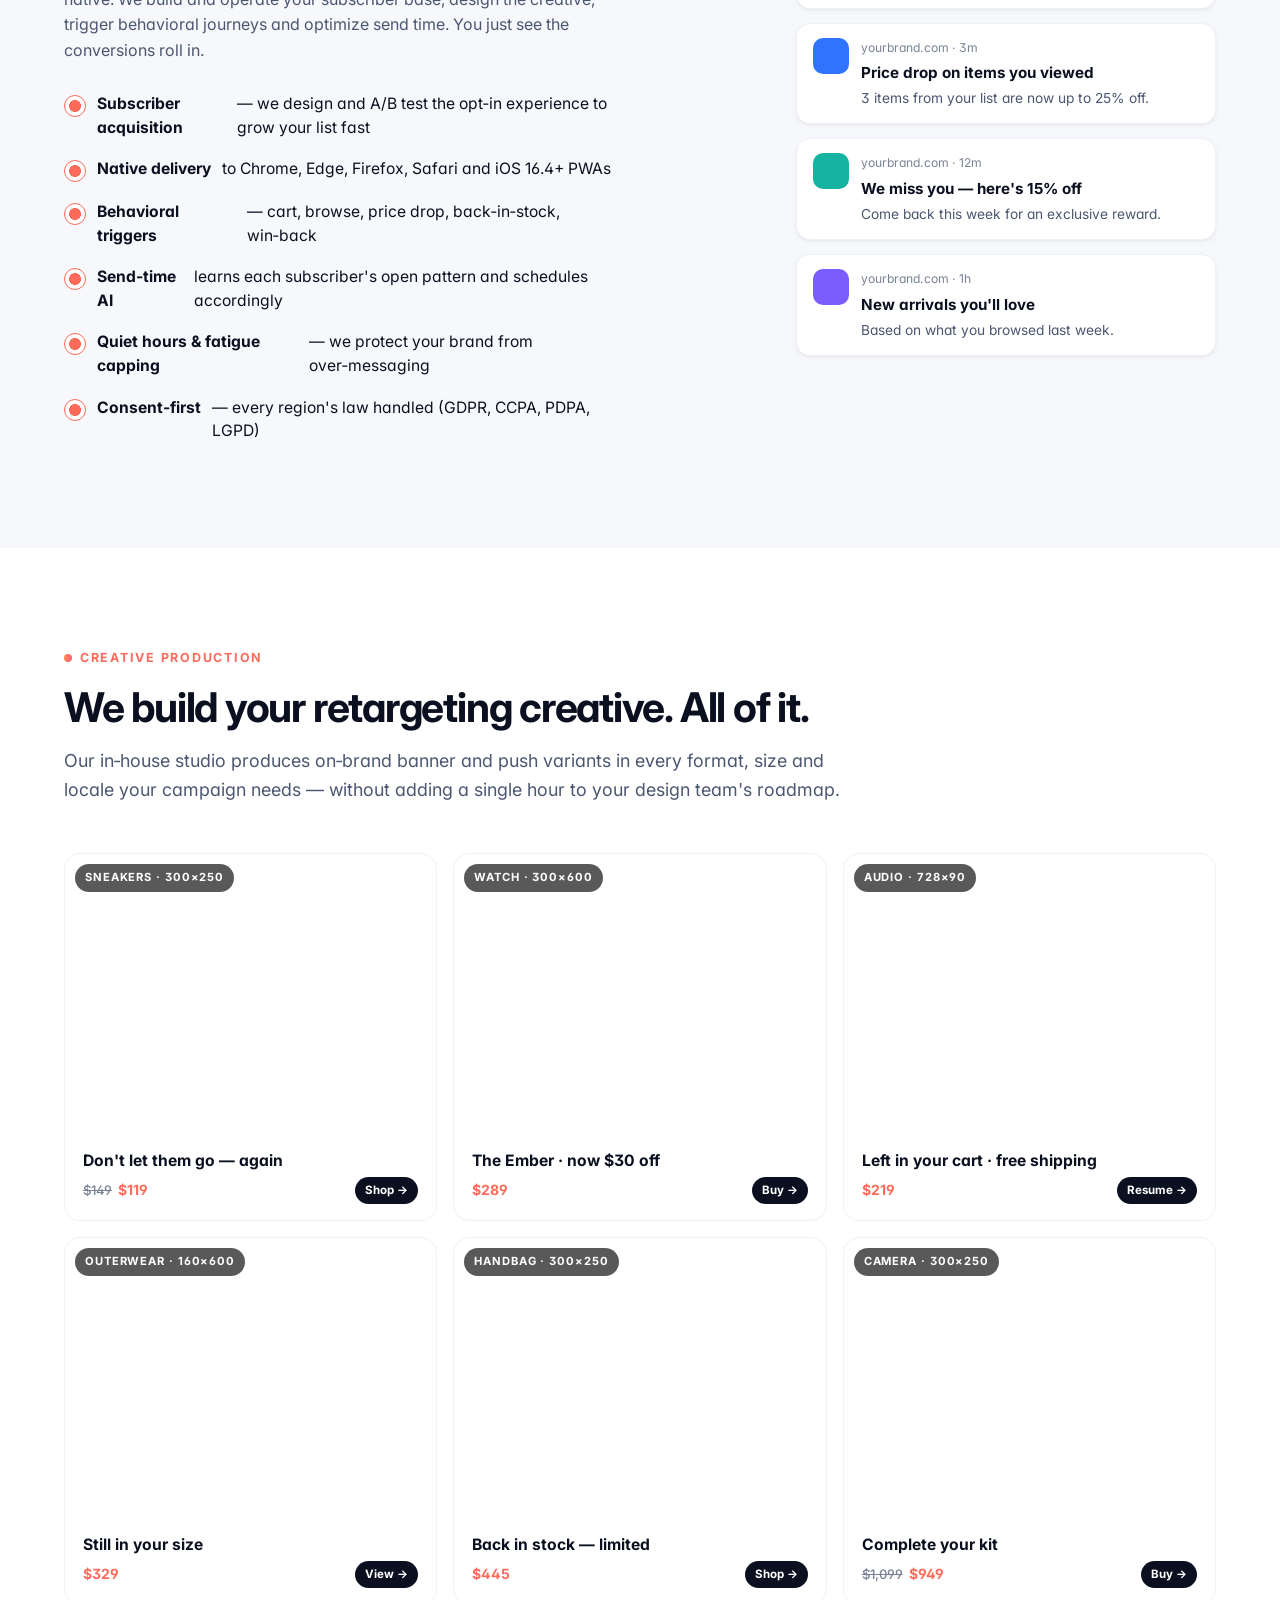
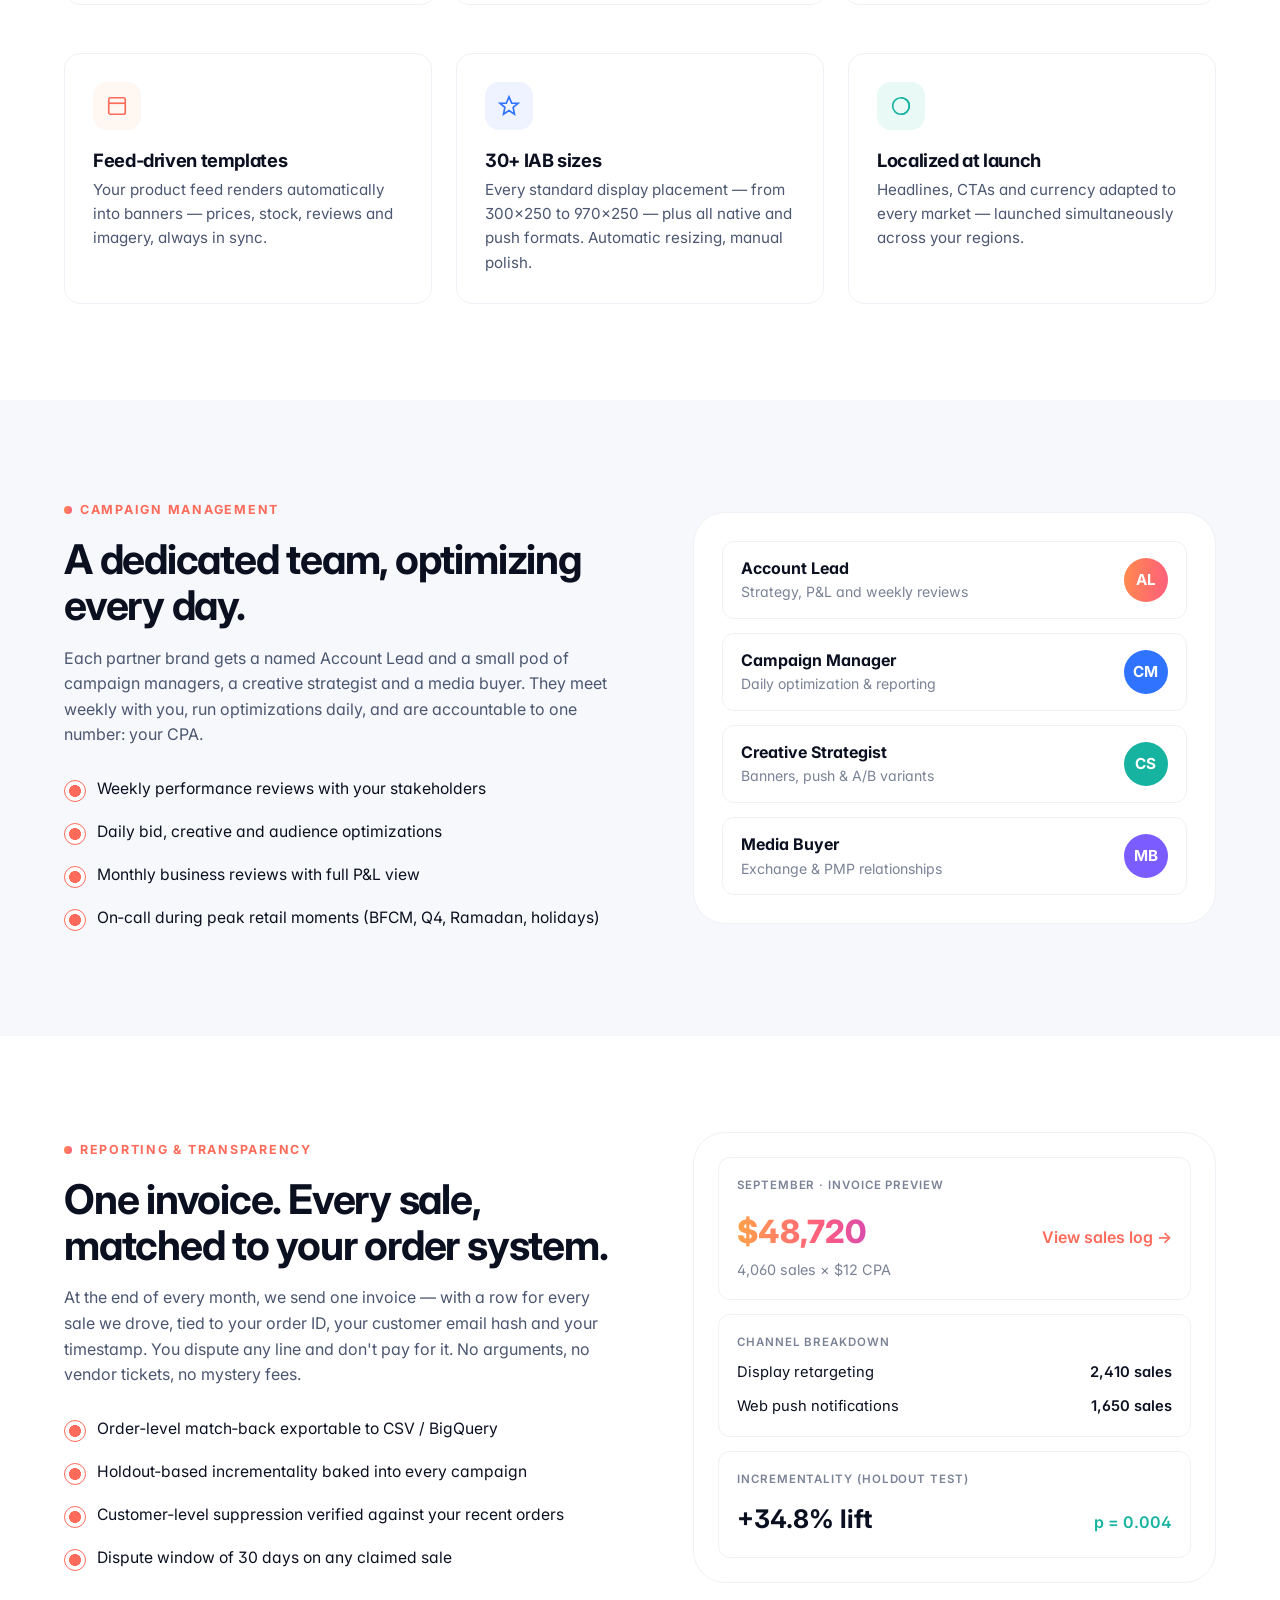
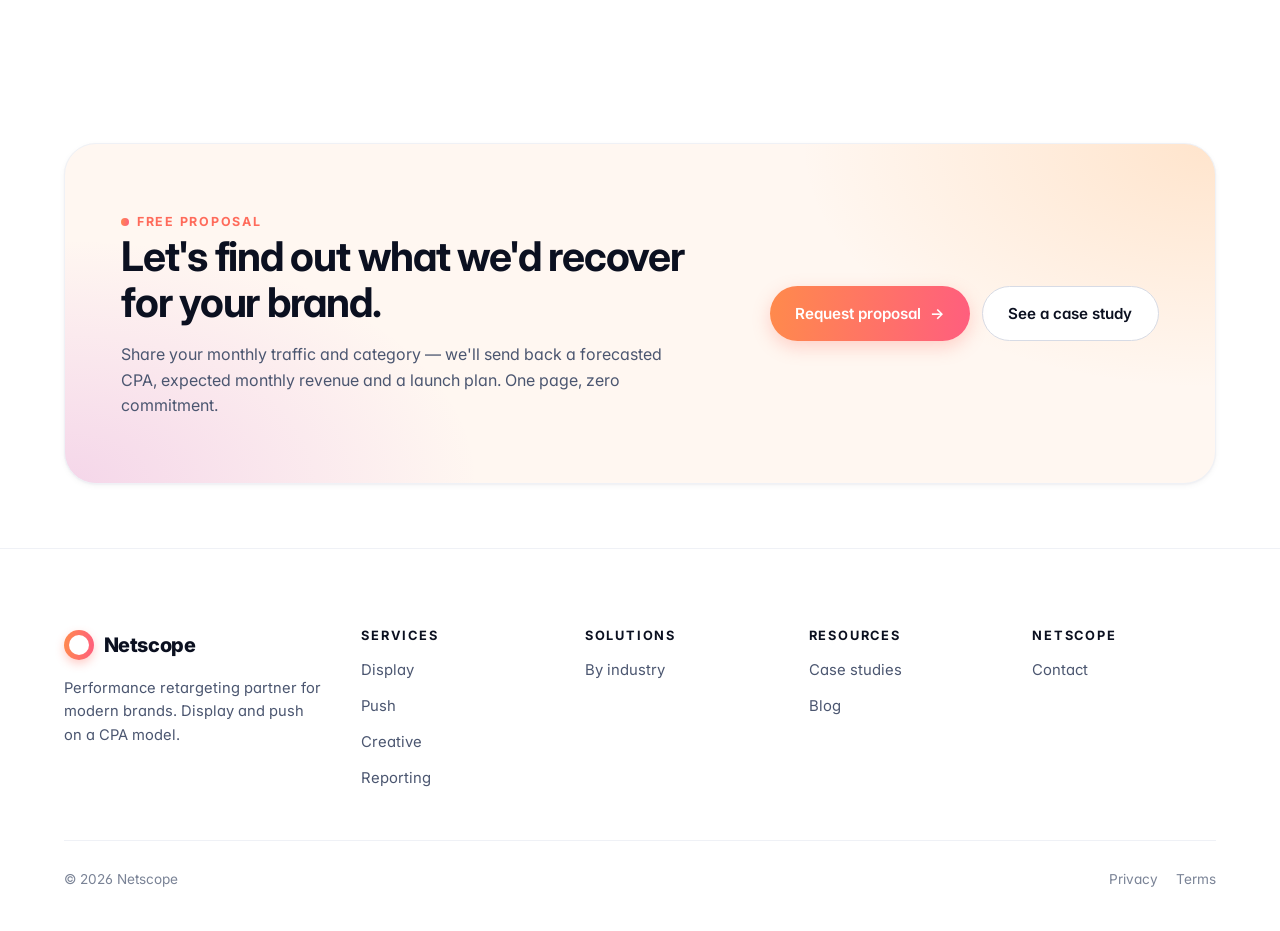
<file: services.html>
<!DOCTYPE html>
<html lang="en">
<head>
<meta charset="UTF-8" />
<meta name="viewport" content="width=device-width, initial-scale=1.0" />
<title>Services — Netscope</title>
<meta name="description" content="Display retargeting, web push notifications, creative production and full-service campaign management — all delivered on a CPA model." />
<meta name="theme-color" content="#ffffff" />
<link rel="preconnect" href="https://fonts.googleapis.com" />
<link rel="preconnect" href="https://fonts.gstatic.com" crossorigin />
<link href="https://fonts.googleapis.com/css2?family=Inter:wght@400;500;600;700;800&display=swap" rel="stylesheet" />
<link rel="stylesheet" href="styles.css" />
</head>
<body>

<header class="nav" id="nav">
  <div class="container nav-inner">
    <a href="index.html" class="logo"><span class="logo-mark"></span><span>Netscope</span></a>
    <nav class="nav-links">
      <a href="services.html" class="active">Services</a>
      <a href="solutions.html">Solutions</a>
      <a href="case-studies.html">Case studies</a>
      <a href="resources.html">Resources</a>
      <a href="contact.html">Contact</a>
    </nav>
    <div class="nav-cta">
      <a href="contact.html" class="btn btn-primary btn-arrow">Partner with us</a>
      <button class="nav-toggle" aria-label="Open menu"><svg width="18" height="18" viewBox="0 0 24 24" fill="none" stroke="currentColor" stroke-width="2"><path d="M3 6h18M3 12h18M3 18h18"/></svg></button>
    </div>
  </div>
</header>
<div class="mobile-menu">
  <a href="services.html">Services</a><a href="solutions.html">Solutions</a><a href="case-studies.html">Case studies</a><a href="resources.html">Resources</a><a href="contact.html">Contact</a>
  <a href="contact.html" class="btn btn-primary">Partner with us</a>
</div>

<section class="page-head">
  <div class="container">
    <span class="eyebrow reveal">Services</span>
    <h1 class="reveal">A full retargeting team — <span class="grad-text">on a CPA agreement.</span></h1>
    <p class="lead reveal">Creative production, media buying, campaign management, reporting — we run it all on our side and you pay only for the sales we drive. No platforms, no logins, no learning curve.</p>
  </div>
</section>

<!-- DISPLAY -->
<section id="display">
  <div class="container split">
    <div class="reveal">
      <span class="eyebrow">Display retargeting</span>
      <h2 class="mt-2">Programmatic display, bought and optimized on your behalf.</h2>
      <p>We re‑engage your website visitors across 40+ premium ad exchanges — showing them dynamic product banners built from your catalog, priced and merchandised in real time, across every device.</p>
      <ul class="checklist">
        <li><strong>40+ ad exchanges</strong> including Google ADX, Xandr, PubMatic, OpenX, Magnite &amp; Criteo</li>
        <li><strong>Dynamic product banners</strong> auto‑built from your catalog feed with live pricing &amp; stock</li>
        <li><strong>Cross‑device reach</strong> — desktop, mobile web, in‑app and CTV where applicable</li>
        <li><strong>Fraud‑filtered inventory</strong> with IAS / DoubleVerify brand‑safety layers</li>
        <li><strong>Frequency capping</strong> at the user and household level — never annoy a shopper</li>
        <li><strong>Buyer suppression</strong> so you never pay us to retarget your existing customers</li>
      </ul>
    </div>
    <div class="reveal">
      <div class="ad-grid" style="grid-template-columns: 1fr 1fr">
        <div class="ad-card">
          <div class="ad-image" style="background-image:url('https://images.unsplash.com/photo-1542291026-7eec264c27ff?w=600&amp;q=80');">
            <span class="ad-tag">Cart recovery</span>
          </div>
          <div class="ad-body">
            <div class="ad-title">Still thinking it over?</div>
            <div class="ad-meta"><span class="ad-price"><span class="old">$149</span>$119</span><span class="ad-cta">Shop →</span></div>
          </div>
        </div>
        <div class="ad-card">
          <div class="ad-image" style="background-image:url('https://images.unsplash.com/photo-1523275335684-37898b6baf30?w=600&amp;q=80');">
            <span class="ad-tag">Price drop</span>
          </div>
          <div class="ad-body">
            <div class="ad-title">Now $30 off</div>
            <div class="ad-meta"><span class="ad-price">$289</span><span class="ad-cta">Buy →</span></div>
          </div>
        </div>
        <div class="ad-card" style="grid-column: span 2">
          <div class="ad-image" style="background-image:url('https://images.unsplash.com/photo-1551698618-1dfe5d97d256?w=800&amp;q=80');aspect-ratio: 16/6">
            <span class="ad-tag">Browse abandon</span>
          </div>
          <div class="ad-body">
            <div class="ad-title">The pieces you were looking at · still in your size</div>
            <div class="ad-meta"><span class="muted" style="font-size:.86rem">Free shipping on orders over $75</span><span class="ad-cta">View →</span></div>
          </div>
        </div>
      </div>
    </div>
  </div>
</section>

<!-- PUSH -->
<section id="push" class="bg-soft">
  <div class="container split reverse">
    <div class="reveal">
      <div style="display:flex;flex-direction:column;gap:14px;max-width:420px;margin-left:auto">
        <div class="push-mock">
          <div class="favicon"></div>
          <div class="pm-body">
            <div class="pm-meta"><span>yourbrand.com · now</span></div>
            <div class="pm-title">Your size is back in stock</div>
            <div class="pm-msg">The piece you were eyeing — size M — ships today.</div>
          </div>
        </div>
        <div class="push-mock">
          <div class="favicon blue"></div>
          <div class="pm-body">
            <div class="pm-meta"><span>yourbrand.com · 3m</span></div>
            <div class="pm-title">Price drop on items you viewed</div>
            <div class="pm-msg">3 items from your list are now up to 25% off.</div>
          </div>
        </div>
        <div class="push-mock">
          <div class="favicon teal"></div>
          <div class="pm-body">
            <div class="pm-meta"><span>yourbrand.com · 12m</span></div>
            <div class="pm-title">We miss you — here's 15% off</div>
            <div class="pm-msg">Come back this week for an exclusive reward.</div>
          </div>
        </div>
        <div class="push-mock">
          <div class="favicon purple"></div>
          <div class="pm-body">
            <div class="pm-meta"><span>yourbrand.com · 1h</span></div>
            <div class="pm-title">New arrivals you'll love</div>
            <div class="pm-msg">Based on what you browsed last week.</div>
          </div>
        </div>
      </div>
    </div>
    <div class="reveal">
      <span class="eyebrow">Web &amp; mobile push</span>
      <h2 class="mt-2">The cheapest re‑engagement channel on the web.</h2>
      <p>Push notifications have zero impression cost — every send is free and native. We build and operate your subscriber base, design the creative, trigger behavioral journeys and optimize send time. You just see the conversions roll in.</p>
      <ul class="checklist">
        <li><strong>Subscriber acquisition</strong> — we design and A/B test the opt‑in experience to grow your list fast</li>
        <li><strong>Native delivery</strong> to Chrome, Edge, Firefox, Safari and iOS 16.4+ PWAs</li>
        <li><strong>Behavioral triggers</strong> — cart, browse, price drop, back‑in‑stock, win‑back</li>
        <li><strong>Send‑time AI</strong> learns each subscriber's open pattern and schedules accordingly</li>
        <li><strong>Quiet hours &amp; fatigue capping</strong> — we protect your brand from over‑messaging</li>
        <li><strong>Consent‑first</strong> — every region's law handled (GDPR, CCPA, PDPA, LGPD)</li>
      </ul>
    </div>
  </div>
</section>

<!-- CREATIVE -->
<section id="creative">
  <div class="container">
    <div class="section-title reveal">
      <span class="eyebrow">Creative production</span>
      <h2 class="mt-2">We build your retargeting creative. All of it.</h2>
      <p class="lead">Our in‑house studio produces on‑brand banner and push variants in every format, size and locale your campaign needs — without adding a single hour to your design team's roadmap.</p>
    </div>

    <div class="ad-grid reveal" style="grid-template-columns: repeat(3, 1fr)">
      <div class="ad-card">
        <div class="ad-image" style="background-image:url('https://images.unsplash.com/photo-1542291026-7eec264c27ff?w=600&amp;q=80');"><span class="ad-tag">Sneakers · 300×250</span></div>
        <div class="ad-body"><div class="ad-title">Don't let them go — again</div><div class="ad-meta"><span class="ad-price"><span class="old">$149</span>$119</span><span class="ad-cta">Shop →</span></div></div>
      </div>
      <div class="ad-card">
        <div class="ad-image" style="background-image:url('https://images.unsplash.com/photo-1523275335684-37898b6baf30?w=600&amp;q=80');"><span class="ad-tag">Watch · 300×600</span></div>
        <div class="ad-body"><div class="ad-title">The Ember · now $30 off</div><div class="ad-meta"><span class="ad-price">$289</span><span class="ad-cta">Buy →</span></div></div>
      </div>
      <div class="ad-card">
        <div class="ad-image" style="background-image:url('https://images.unsplash.com/photo-1505740420928-5e560c06d30e?w=600&amp;q=80');"><span class="ad-tag">Audio · 728×90</span></div>
        <div class="ad-body"><div class="ad-title">Left in your cart · free shipping</div><div class="ad-meta"><span class="ad-price">$219</span><span class="ad-cta">Resume →</span></div></div>
      </div>
      <div class="ad-card">
        <div class="ad-image" style="background-image:url('https://images.unsplash.com/photo-1551698618-1dfe5d97d256?w=600&amp;q=80');"><span class="ad-tag">Outerwear · 160×600</span></div>
        <div class="ad-body"><div class="ad-title">Still in your size</div><div class="ad-meta"><span class="ad-price">$329</span><span class="ad-cta">View →</span></div></div>
      </div>
      <div class="ad-card">
        <div class="ad-image" style="background-image:url('https://images.unsplash.com/photo-1594223274512-ad4803739b7c?w=600&amp;q=80');"><span class="ad-tag">Handbag · 300×250</span></div>
        <div class="ad-body"><div class="ad-title">Back in stock — limited</div><div class="ad-meta"><span class="ad-price">$445</span><span class="ad-cta">Shop →</span></div></div>
      </div>
      <div class="ad-card">
        <div class="ad-image" style="background-image:url('https://images.unsplash.com/photo-1526170375885-4d8ecf77b99f?w=600&amp;q=80');"><span class="ad-tag">Camera · 300×250</span></div>
        <div class="ad-body"><div class="ad-title">Complete your kit</div><div class="ad-meta"><span class="ad-price"><span class="old">$1,099</span>$949</span><span class="ad-cta">Buy →</span></div></div>
      </div>
    </div>

    <div class="grid grid-3 mt-6">
      <div class="card reveal">
        <div class="icon"><svg width="22" height="22" viewBox="0 0 24 24" fill="none" stroke="currentColor" stroke-width="1.8"><rect x="3" y="3" width="18" height="18" rx="2"/><path d="M3 9h18"/></svg></div>
        <h3>Feed‑driven templates</h3>
        <p>Your product feed renders automatically into banners — prices, stock, reviews and imagery, always in sync.</p>
      </div>
      <div class="card reveal">
        <div class="icon blue"><svg width="22" height="22" viewBox="0 0 24 24" fill="none" stroke="currentColor" stroke-width="1.8"><path d="M12 2l3 7h7l-5.5 4.5L18 21l-6-4-6 4 1.5-7.5L2 9h7z"/></svg></div>
        <h3>30+ IAB sizes</h3>
        <p>Every standard display placement — from 300×250 to 970×250 — plus all native and push formats. Automatic resizing, manual polish.</p>
      </div>
      <div class="card reveal">
        <div class="icon teal"><svg width="22" height="22" viewBox="0 0 24 24" fill="none" stroke="currentColor" stroke-width="1.8"><circle cx="12" cy="12" r="9"/><path d="M12 3a9 9 0 0 1 0 18"/></svg></div>
        <h3>Localized at launch</h3>
        <p>Headlines, CTAs and currency adapted to every market — launched simultaneously across your regions.</p>
      </div>
    </div>
  </div>
</section>

<!-- CAMPAIGN MANAGEMENT -->
<section class="bg-soft">
  <div class="container split">
    <div class="reveal">
      <span class="eyebrow">Campaign management</span>
      <h2 class="mt-2">A dedicated team, optimizing every day.</h2>
      <p>Each partner brand gets a named Account Lead and a small pod of campaign managers, a creative strategist and a media buyer. They meet weekly with you, run optimizations daily, and are accountable to one number: your CPA.</p>
      <ul class="checklist">
        <li>Weekly performance reviews with your stakeholders</li>
        <li>Daily bid, creative and audience optimizations</li>
        <li>Monthly business reviews with full P&amp;L view</li>
        <li>On‑call during peak retail moments (BFCM, Q4, Ramadan, holidays)</li>
      </ul>
    </div>
    <div class="reveal">
      <div class="feature-img" style="background:#fff;padding:28px">
        <div style="display:flex;flex-direction:column;gap:14px">
          <div style="display:flex;justify-content:space-between;align-items:center;padding:14px 18px;border:1px solid var(--border-soft);border-radius:12px;background:#fff">
            <div>
              <div style="font-weight:700">Account Lead</div>
              <div class="muted" style="font-size:.88rem">Strategy, P&amp;L and weekly reviews</div>
            </div>
            <div class="avatar">AL</div>
          </div>
          <div style="display:flex;justify-content:space-between;align-items:center;padding:14px 18px;border:1px solid var(--border-soft);border-radius:12px;background:#fff">
            <div>
              <div style="font-weight:700">Campaign Manager</div>
              <div class="muted" style="font-size:.88rem">Daily optimization &amp; reporting</div>
            </div>
            <div class="avatar blue">CM</div>
          </div>
          <div style="display:flex;justify-content:space-between;align-items:center;padding:14px 18px;border:1px solid var(--border-soft);border-radius:12px;background:#fff">
            <div>
              <div style="font-weight:700">Creative Strategist</div>
              <div class="muted" style="font-size:.88rem">Banners, push &amp; A/B variants</div>
            </div>
            <div class="avatar teal">CS</div>
          </div>
          <div style="display:flex;justify-content:space-between;align-items:center;padding:14px 18px;border:1px solid var(--border-soft);border-radius:12px;background:#fff">
            <div>
              <div style="font-weight:700">Media Buyer</div>
              <div class="muted" style="font-size:.88rem">Exchange &amp; PMP relationships</div>
            </div>
            <div class="avatar purple">MB</div>
          </div>
        </div>
      </div>
    </div>
  </div>
</section>

<!-- REPORTING -->
<section id="reporting">
  <div class="container split reverse">
    <div class="reveal">
      <div class="feature-img" style="background:#fff">
        <div style="display:flex;flex-direction:column;gap:14px">
          <div style="padding:18px;border:1px solid var(--border-soft);border-radius:12px;background:#fff">
            <div style="font-size:.72rem;color:var(--text-muted);text-transform:uppercase;letter-spacing:.08em;font-weight:600">September · Invoice preview</div>
            <div style="display:flex;justify-content:space-between;margin-top:12px;align-items:baseline">
              <div>
                <div style="font-size:2rem;font-weight:800" class="grad-text">$48,720</div>
                <div class="muted" style="font-size:.9rem">4,060 sales × $12 CPA</div>
              </div>
              <a href="#" class="link">View sales log</a>
            </div>
          </div>
          <div style="padding:18px;border:1px solid var(--border-soft);border-radius:12px;background:#fff">
            <div style="font-size:.72rem;color:var(--text-muted);text-transform:uppercase;letter-spacing:.08em;font-weight:600;margin-bottom:10px">Channel breakdown</div>
            <div style="display:flex;flex-direction:column;gap:10px;font-size:.92rem">
              <div style="display:flex;justify-content:space-between"><span>Display retargeting</span><span style="font-weight:600">2,410 sales</span></div>
              <div style="display:flex;justify-content:space-between"><span>Web push notifications</span><span style="font-weight:600">1,650 sales</span></div>
            </div>
          </div>
          <div style="padding:18px;border:1px solid var(--border-soft);border-radius:12px;background:#fff">
            <div style="font-size:.72rem;color:var(--text-muted);text-transform:uppercase;letter-spacing:.08em;font-weight:600">Incrementality (holdout test)</div>
            <div style="display:flex;justify-content:space-between;margin-top:10px;align-items:baseline">
              <div style="font-size:1.6rem;font-weight:700">+34.8% lift</div>
              <div style="color:var(--teal);font-weight:600">p = 0.004</div>
            </div>
          </div>
        </div>
      </div>
    </div>
    <div class="reveal">
      <span class="eyebrow">Reporting &amp; transparency</span>
      <h2 class="mt-2">One invoice. Every sale, matched to your order system.</h2>
      <p>At the end of every month, we send one invoice — with a row for every sale we drove, tied to your order ID, your customer email hash and your timestamp. You dispute any line and don't pay for it. No arguments, no vendor tickets, no mystery fees.</p>
      <ul class="checklist">
        <li>Order‑level match‑back exportable to CSV / BigQuery</li>
        <li>Holdout‑based incrementality baked into every campaign</li>
        <li>Customer‑level suppression verified against your recent orders</li>
        <li>Dispute window of 30 days on any claimed sale</li>
      </ul>
    </div>
  </div>
</section>

<!-- CTA -->
<section class="tight">
  <div class="container">
    <div class="cta-banner reveal">
      <div>
        <span class="eyebrow">Free proposal</span>
        <h2 class="mt-2">Let's find out what we'd recover for your brand.</h2>
        <p>Share your monthly traffic and category — we'll send back a forecasted CPA, expected monthly revenue and a launch plan. One page, zero commitment.</p>
      </div>
      <div style="display:flex;gap:12px;justify-content:flex-end;flex-wrap:wrap">
        <a href="contact.html" class="btn btn-primary btn-arrow">Request proposal</a>
        <a href="case-studies.html" class="btn btn-ghost">See a case study</a>
      </div>
    </div>
  </div>
</section>

<footer>
  <div class="container">
    <div class="footer-grid">
      <div class="footer-brand"><div class="logo"><span class="logo-mark"></span><span>Netscope</span></div><p class="mt-2">Performance retargeting partner for modern brands. Display and push on a CPA model.</p></div>
      <div><h4>Services</h4><ul><li><a href="#display">Display</a></li><li><a href="#push">Push</a></li><li><a href="#creative">Creative</a></li><li><a href="#reporting">Reporting</a></li></ul></div>
      <div><h4>Solutions</h4><ul><li><a href="solutions.html">By industry</a></li></ul></div>
      <div><h4>Resources</h4><ul><li><a href="case-studies.html">Case studies</a></li><li><a href="resources.html">Blog</a></li></ul></div>
      <div><h4>Netscope</h4><ul><li><a href="contact.html">Contact</a></li></ul></div>
    </div>
    <div class="footer-bottom"><div>© <span data-year></span> Netscope</div><div style="display:flex;gap:18px"><a href="#">Privacy</a><a href="#">Terms</a></div></div>
  </div>
</footer>
<script src="main.js"></script>
</body>
</html>
</file>
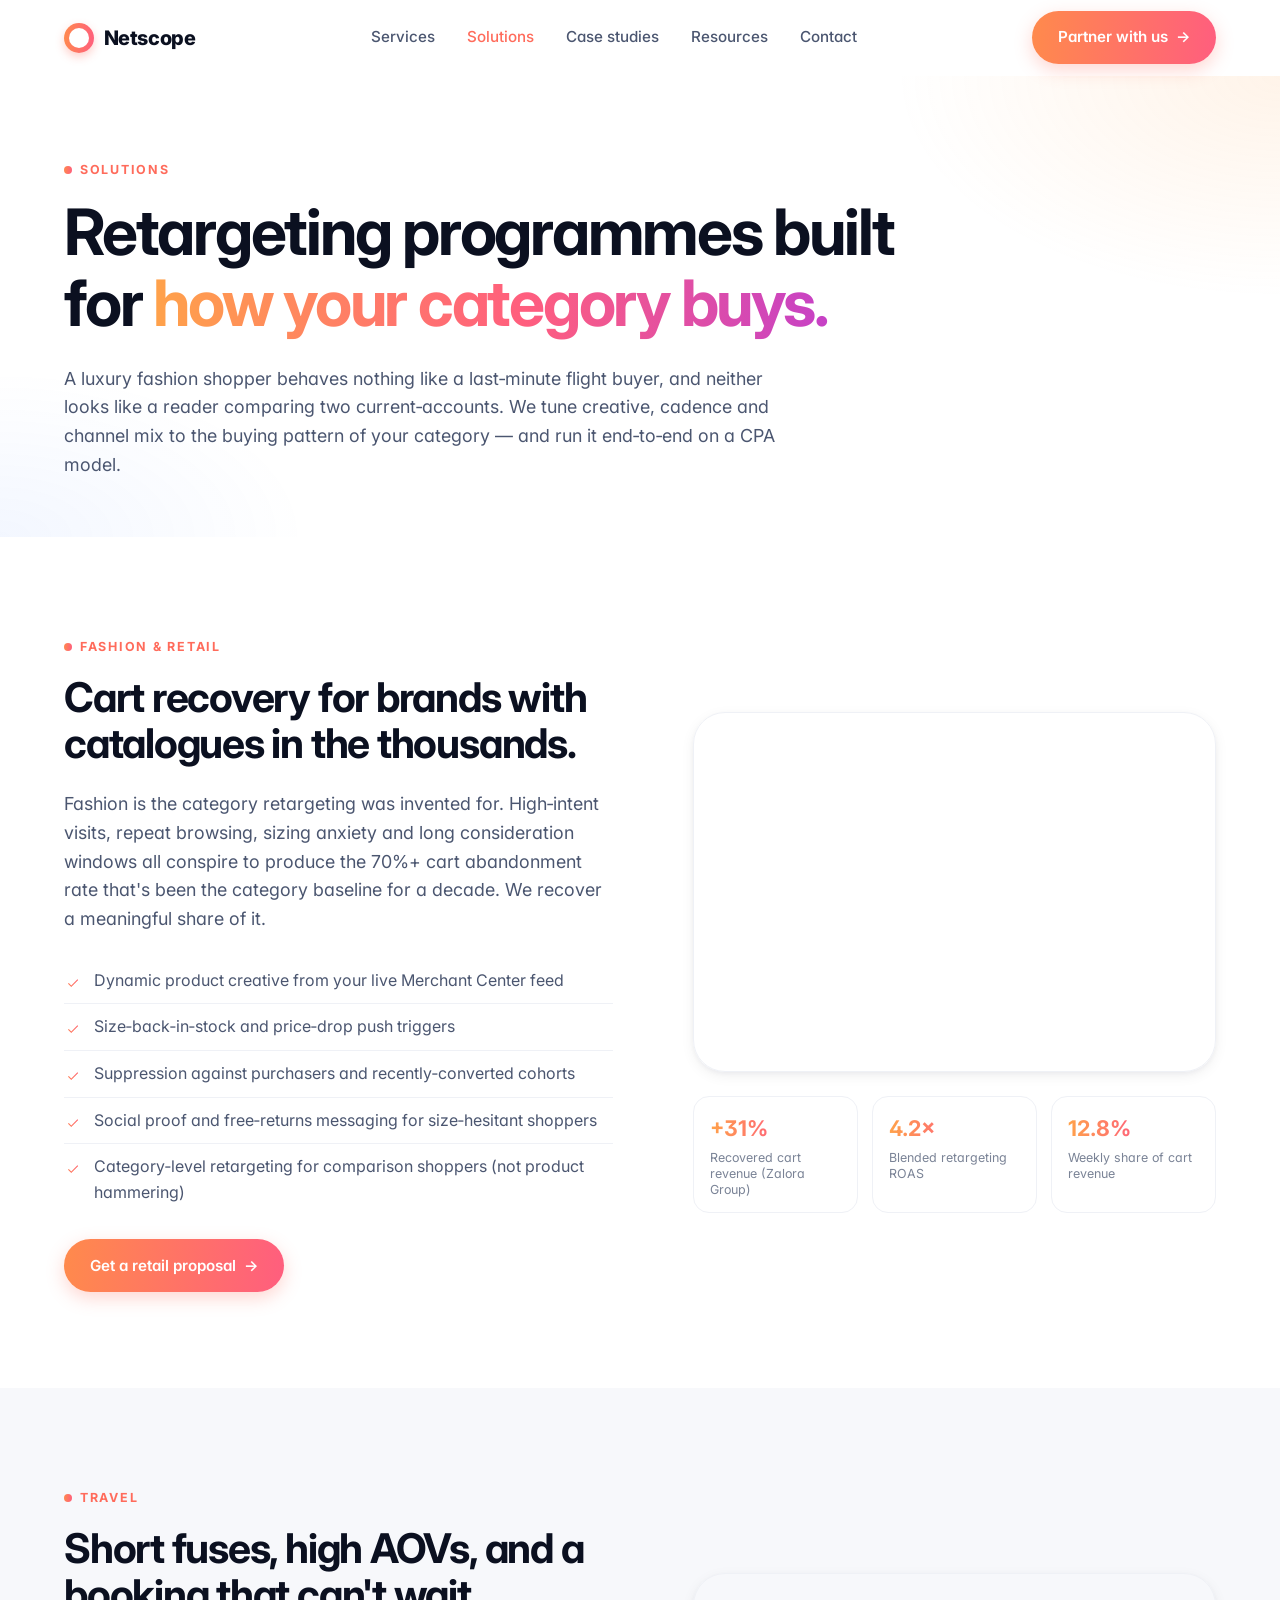
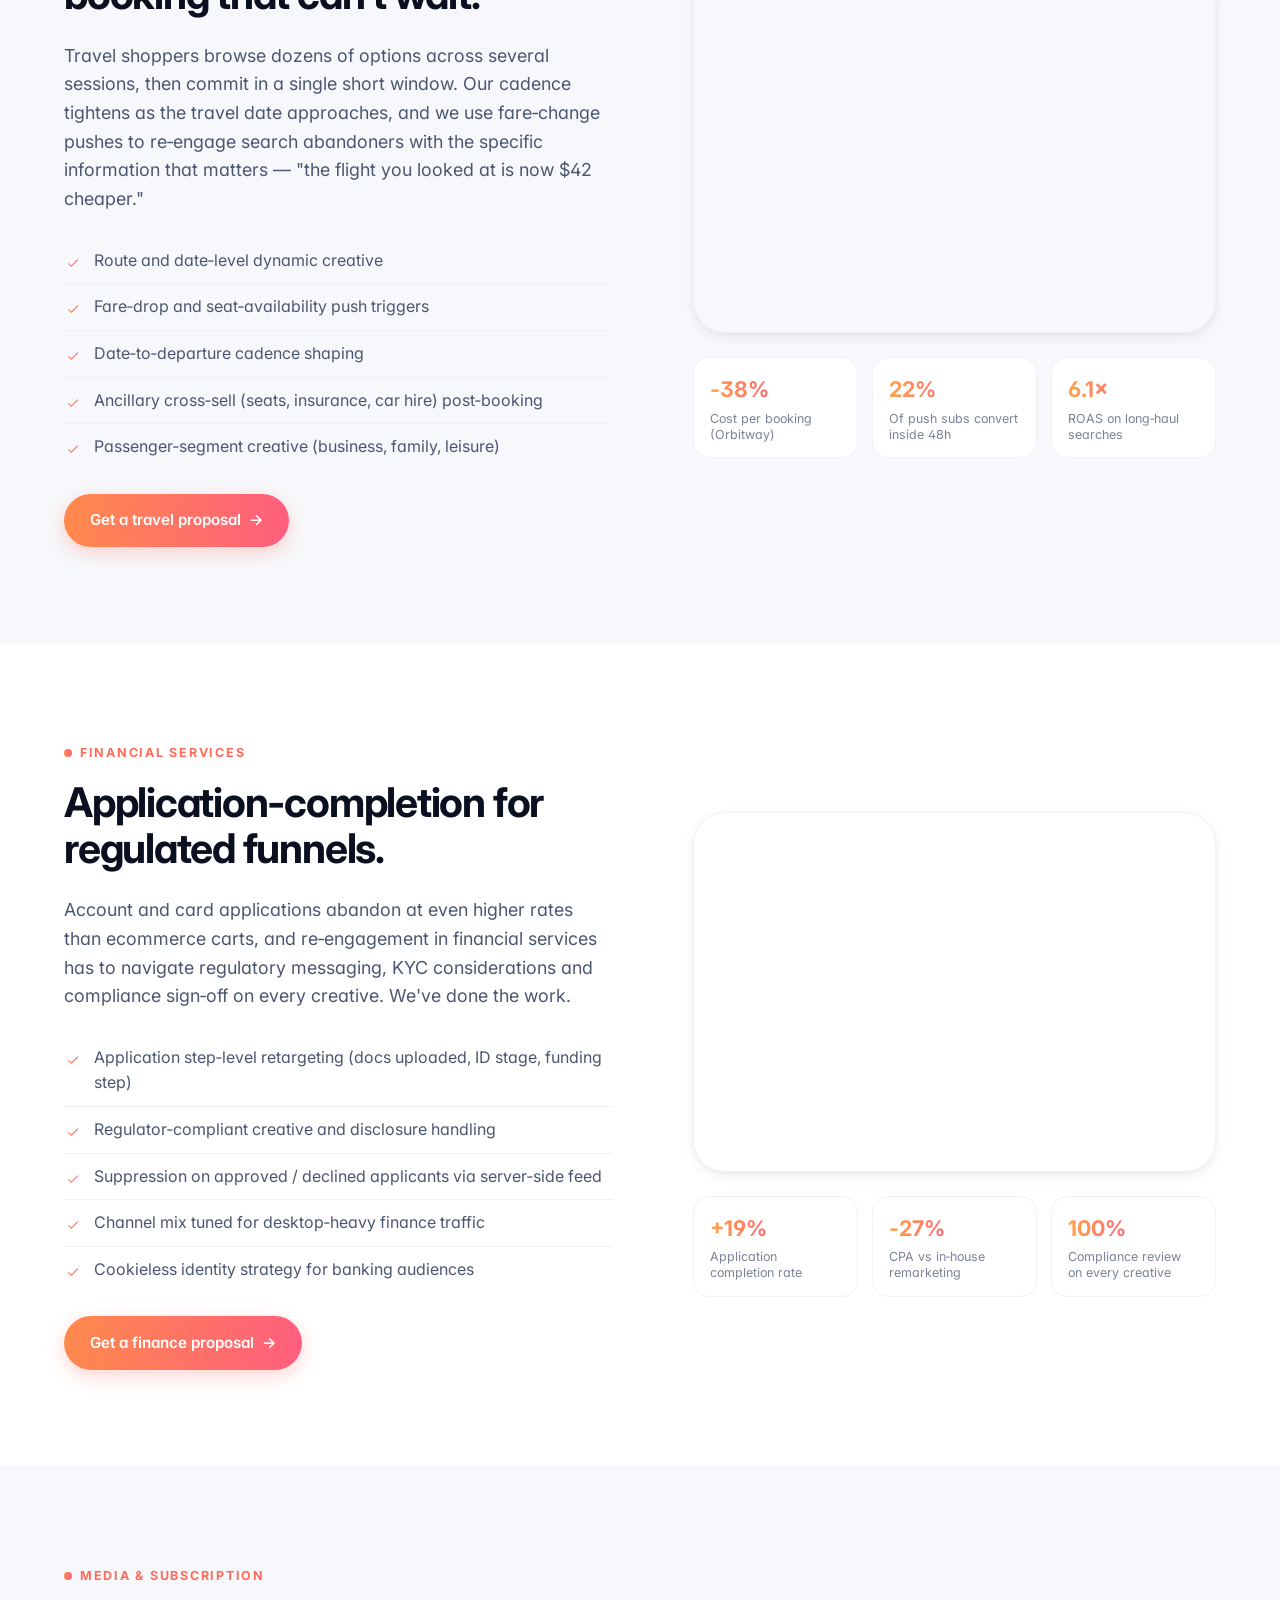
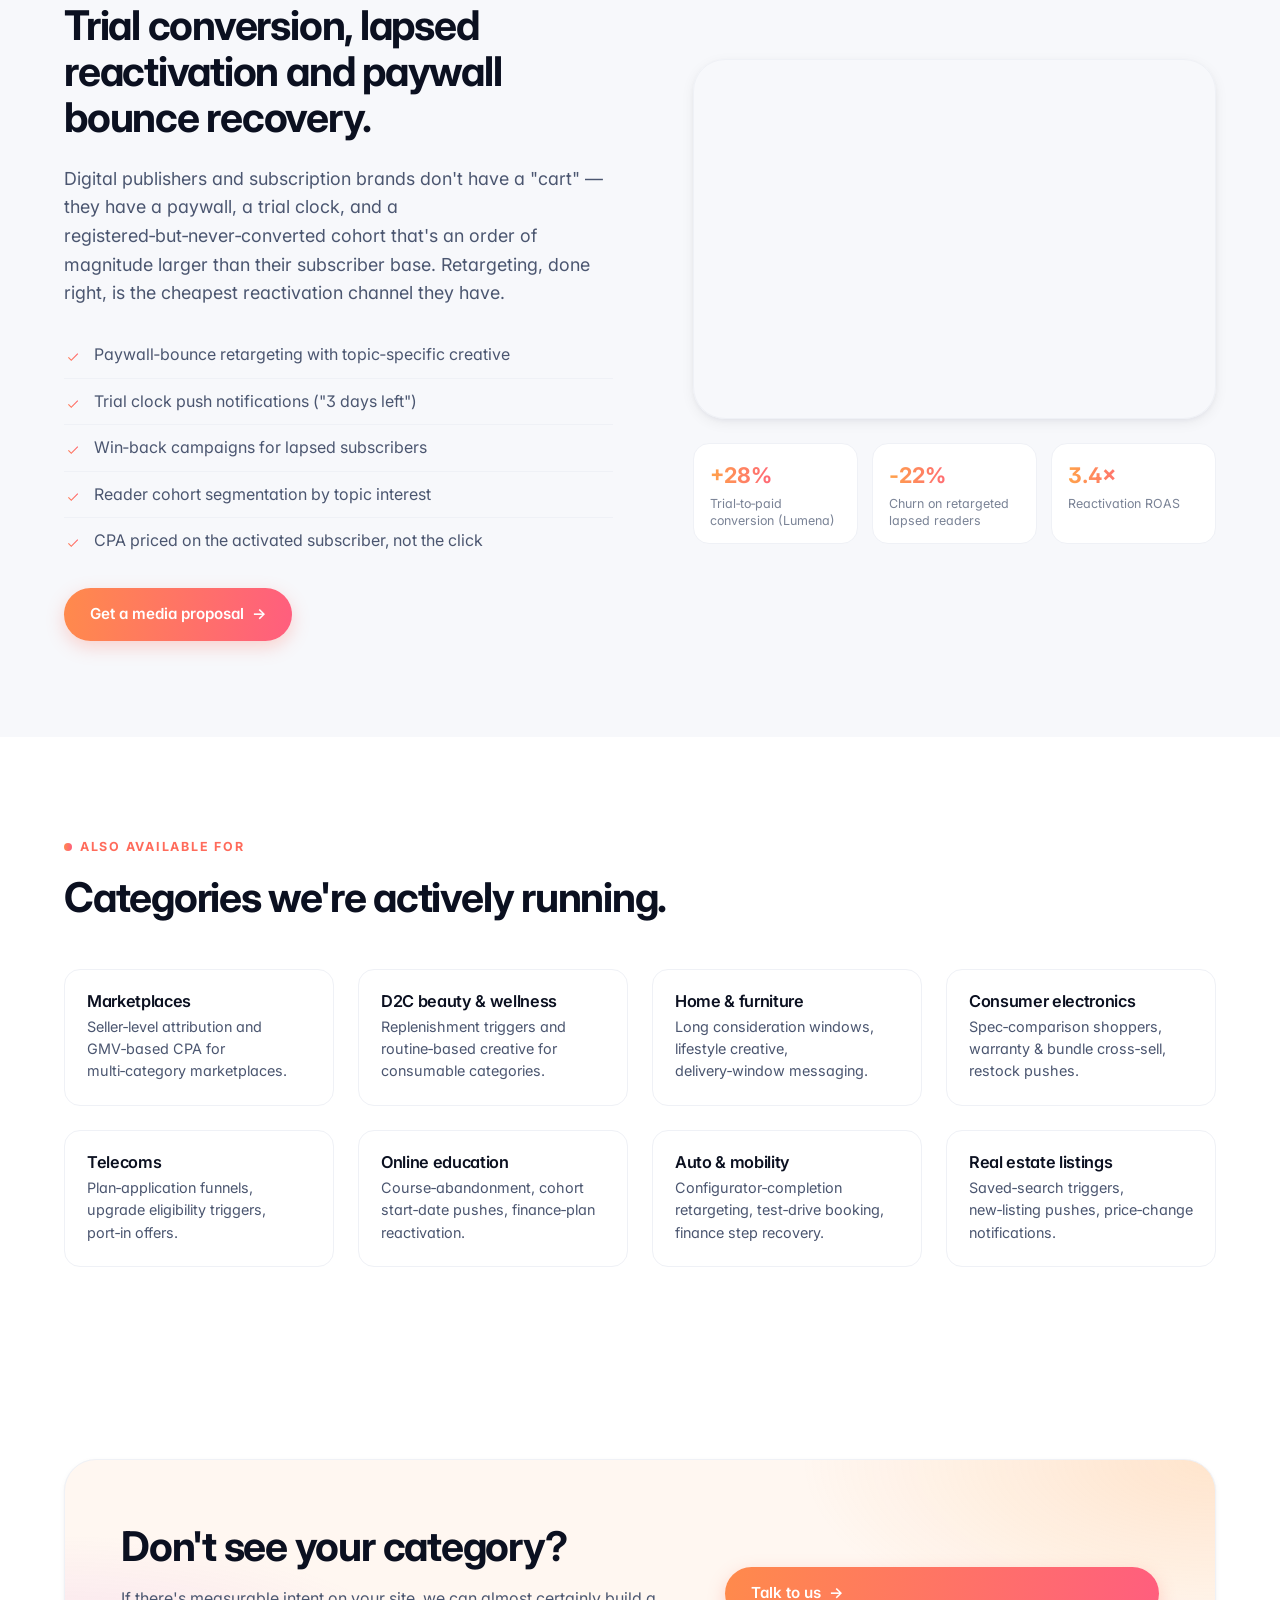
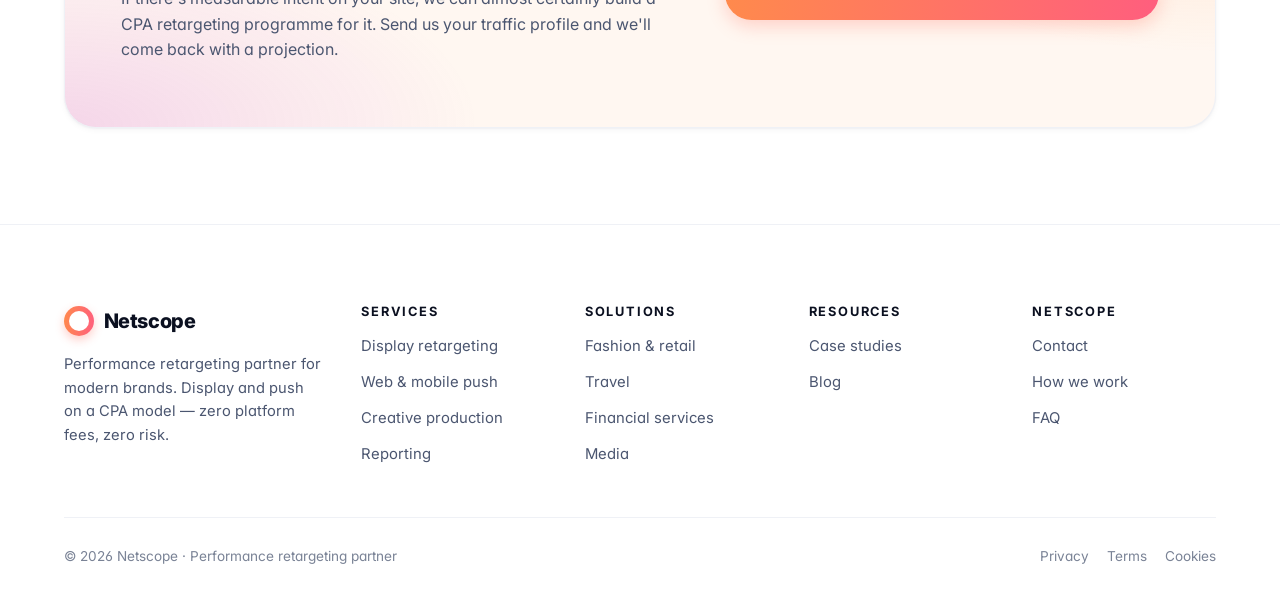
<file: solutions.html>
<!DOCTYPE html>
<html lang="en">
<head>
<meta charset="UTF-8" />
<meta name="viewport" content="width=device-width, initial-scale=1.0" />
<title>Solutions — Netscope Retargeting by Industry</title>
<meta name="description" content="CPA retargeting programmes built for fashion &amp; retail, travel, financial services and media. Display and web push, managed end-to-end by Netscope." />
<meta name="theme-color" content="#ffffff" />
<link rel="preconnect" href="https://fonts.googleapis.com" />
<link rel="preconnect" href="https://fonts.gstatic.com" crossorigin />
<link href="https://fonts.googleapis.com/css2?family=Inter:wght@400;500;600;700;800&display=swap" rel="stylesheet" />
<link rel="stylesheet" href="styles.css" />
</head>
<body>

<header class="nav" id="nav">
  <div class="container nav-inner">
    <a href="index.html" class="logo" aria-label="Netscope">
      <span class="logo-mark" aria-hidden="true"></span>
      <span>Netscope</span>
    </a>
    <nav class="nav-links" aria-label="Primary">
      <a href="services.html">Services</a>
      <a href="solutions.html" class="active">Solutions</a>
      <a href="case-studies.html">Case studies</a>
      <a href="resources.html">Resources</a>
      <a href="contact.html">Contact</a>
    </nav>
    <div class="nav-cta">
      <a href="contact.html" class="btn btn-primary btn-arrow">Partner with us</a>
      <button class="nav-toggle" aria-label="Open menu"><svg width="18" height="18" viewBox="0 0 24 24" fill="none" stroke="currentColor" stroke-width="2"><path d="M3 6h18M3 12h18M3 18h18"/></svg></button>
    </div>
  </div>
</header>
<div class="mobile-menu">
  <a href="services.html">Services</a>
  <a href="solutions.html">Solutions</a>
  <a href="case-studies.html">Case studies</a>
  <a href="resources.html">Resources</a>
  <a href="contact.html">Contact</a>
  <a href="contact.html" class="btn btn-primary">Partner with us</a>
</div>

<section class="page-head">
  <div class="container">
    <span class="eyebrow reveal">Solutions</span>
    <h1 class="reveal mt-2">Retargeting programmes built for <span class="grad-text">how your category buys.</span></h1>
    <p class="lead reveal">A luxury fashion shopper behaves nothing like a last‑minute flight buyer, and neither looks like a reader comparing two current‑accounts. We tune creative, cadence and channel mix to the buying pattern of your category — and run it end‑to‑end on a CPA model.</p>
  </div>
</section>

<!-- ============ RETAIL ============ -->
<section id="retail">
  <div class="container">
    <div class="split">
      <div class="reveal">
        <span class="eyebrow">Fashion &amp; retail</span>
        <h2 class="mt-2">Cart recovery for brands with catalogues in the thousands.</h2>
        <p class="lead mt-3">Fashion is the category retargeting was invented for. High‑intent visits, repeat browsing, sizing anxiety and long consideration windows all conspire to produce the 70%+ cart abandonment rate that's been the category baseline for a decade. We recover a meaningful share of it.</p>
        <ul class="check-list mt-3">
          <li>Dynamic product creative from your live Merchant Center feed</li>
          <li>Size‑back‑in‑stock and price‑drop push triggers</li>
          <li>Suppression against purchasers and recently‑converted cohorts</li>
          <li>Social proof and free‑returns messaging for size‑hesitant shoppers</li>
          <li>Category‑level retargeting for comparison shoppers (not product hammering)</li>
        </ul>
        <div class="mt-3">
          <a href="contact.html" class="btn btn-primary btn-arrow">Get a retail proposal</a>
        </div>
      </div>
      <div class="reveal">
        <div class="industry-visual" style="background-image:url('https://images.unsplash.com/photo-1445205170230-053b83016050?auto=format&fit=crop&w=1200&q=80');"></div>
        <div class="mini-metrics mt-3">
          <div><strong>+31%</strong><span>Recovered cart revenue (Zalora Group)</span></div>
          <div><strong>4.2×</strong><span>Blended retargeting ROAS</span></div>
          <div><strong>12.8%</strong><span>Weekly share of cart revenue</span></div>
        </div>
      </div>
    </div>
  </div>
</section>

<!-- ============ TRAVEL ============ -->
<section id="travel" class="alt">
  <div class="container">
    <div class="split reverse">
      <div class="reveal">
        <div class="industry-visual" style="background-image:url('https://images.unsplash.com/photo-1436491865332-7a61a109cc05?auto=format&fit=crop&w=1200&q=80');"></div>
        <div class="mini-metrics mt-3">
          <div><strong>‑38%</strong><span>Cost per booking (Orbitway)</span></div>
          <div><strong>22%</strong><span>Of push subs convert inside 48h</span></div>
          <div><strong>6.1×</strong><span>ROAS on long‑haul searches</span></div>
        </div>
      </div>
      <div class="reveal">
        <span class="eyebrow">Travel</span>
        <h2 class="mt-2">Short fuses, high AOVs, and a booking that can't wait.</h2>
        <p class="lead mt-3">Travel shoppers browse dozens of options across several sessions, then commit in a single short window. Our cadence tightens as the travel date approaches, and we use fare‑change pushes to re‑engage search abandoners with the specific information that matters — "the flight you looked at is now $42 cheaper."</p>
        <ul class="check-list mt-3">
          <li>Route and date‑level dynamic creative</li>
          <li>Fare‑drop and seat‑availability push triggers</li>
          <li>Date‑to‑departure cadence shaping</li>
          <li>Ancillary cross‑sell (seats, insurance, car hire) post‑booking</li>
          <li>Passenger‑segment creative (business, family, leisure)</li>
        </ul>
        <div class="mt-3">
          <a href="contact.html" class="btn btn-primary btn-arrow">Get a travel proposal</a>
        </div>
      </div>
    </div>
  </div>
</section>

<!-- ============ FINANCE ============ -->
<section id="finance">
  <div class="container">
    <div class="split">
      <div class="reveal">
        <span class="eyebrow">Financial services</span>
        <h2 class="mt-2">Application‑completion for regulated funnels.</h2>
        <p class="lead mt-3">Account and card applications abandon at even higher rates than ecommerce carts, and re‑engagement in financial services has to navigate regulatory messaging, KYC considerations and compliance sign‑off on every creative. We've done the work.</p>
        <ul class="check-list mt-3">
          <li>Application step‑level retargeting (docs uploaded, ID stage, funding step)</li>
          <li>Regulator‑compliant creative and disclosure handling</li>
          <li>Suppression on approved / declined applicants via server‑side feed</li>
          <li>Channel mix tuned for desktop‑heavy finance traffic</li>
          <li>Cookieless identity strategy for banking audiences</li>
        </ul>
        <div class="mt-3">
          <a href="contact.html" class="btn btn-primary btn-arrow">Get a finance proposal</a>
        </div>
      </div>
      <div class="reveal">
        <div class="industry-visual" style="background-image:url('https://images.unsplash.com/photo-1554224155-6726b3ff858f?auto=format&fit=crop&w=1200&q=80');"></div>
        <div class="mini-metrics mt-3">
          <div><strong>+19%</strong><span>Application completion rate</span></div>
          <div><strong>‑27%</strong><span>CPA vs in‑house remarketing</span></div>
          <div><strong>100%</strong><span>Compliance review on every creative</span></div>
        </div>
      </div>
    </div>
  </div>
</section>

<!-- ============ MEDIA ============ -->
<section id="media" class="alt">
  <div class="container">
    <div class="split reverse">
      <div class="reveal">
        <div class="industry-visual" style="background-image:url('https://images.unsplash.com/photo-1504711434969-e33886168f5c?auto=format&fit=crop&w=1200&q=80');"></div>
        <div class="mini-metrics mt-3">
          <div><strong>+28%</strong><span>Trial‑to‑paid conversion (Lumena)</span></div>
          <div><strong>‑22%</strong><span>Churn on retargeted lapsed readers</span></div>
          <div><strong>3.4×</strong><span>Reactivation ROAS</span></div>
        </div>
      </div>
      <div class="reveal">
        <span class="eyebrow">Media &amp; subscription</span>
        <h2 class="mt-2">Trial conversion, lapsed reactivation and paywall bounce recovery.</h2>
        <p class="lead mt-3">Digital publishers and subscription brands don't have a "cart" — they have a paywall, a trial clock, and a registered‑but‑never‑converted cohort that's an order of magnitude larger than their subscriber base. Retargeting, done right, is the cheapest reactivation channel they have.</p>
        <ul class="check-list mt-3">
          <li>Paywall‑bounce retargeting with topic‑specific creative</li>
          <li>Trial clock push notifications ("3 days left")</li>
          <li>Win‑back campaigns for lapsed subscribers</li>
          <li>Reader cohort segmentation by topic interest</li>
          <li>CPA priced on the activated subscriber, not the click</li>
        </ul>
        <div class="mt-3">
          <a href="contact.html" class="btn btn-primary btn-arrow">Get a media proposal</a>
        </div>
      </div>
    </div>
  </div>
</section>

<!-- ============ OTHER VERTICALS ============ -->
<section>
  <div class="container">
    <div class="section-title reveal">
      <span class="eyebrow">Also available for</span>
      <h2 class="mt-2">Categories we're actively running.</h2>
    </div>
    <div class="grid grid-4">
      <div class="feature-card reveal">
        <h4>Marketplaces</h4>
        <p>Seller‑level attribution and GMV‑based CPA for multi‑category marketplaces.</p>
      </div>
      <div class="feature-card reveal">
        <h4>D2C beauty &amp; wellness</h4>
        <p>Replenishment triggers and routine‑based creative for consumable categories.</p>
      </div>
      <div class="feature-card reveal">
        <h4>Home &amp; furniture</h4>
        <p>Long consideration windows, lifestyle creative, delivery‑window messaging.</p>
      </div>
      <div class="feature-card reveal">
        <h4>Consumer electronics</h4>
        <p>Spec‑comparison shoppers, warranty &amp; bundle cross‑sell, restock pushes.</p>
      </div>
      <div class="feature-card reveal">
        <h4>Telecoms</h4>
        <p>Plan‑application funnels, upgrade eligibility triggers, port‑in offers.</p>
      </div>
      <div class="feature-card reveal">
        <h4>Online education</h4>
        <p>Course‑abandonment, cohort start‑date pushes, finance‑plan reactivation.</p>
      </div>
      <div class="feature-card reveal">
        <h4>Auto &amp; mobility</h4>
        <p>Configurator‑completion retargeting, test‑drive booking, finance step recovery.</p>
      </div>
      <div class="feature-card reveal">
        <h4>Real estate listings</h4>
        <p>Saved‑search triggers, new‑listing pushes, price‑change notifications.</p>
      </div>
    </div>
  </div>
</section>

<!-- ============ CTA ============ -->
<section>
  <div class="container">
    <div class="cta-banner reveal">
      <div>
        <h2>Don't see your category?</h2>
        <p class="mt-2">If there's measurable intent on your site, we can almost certainly build a CPA retargeting programme for it. Send us your traffic profile and we'll come back with a projection.</p>
      </div>
      <a href="contact.html" class="btn btn-primary btn-arrow">Talk to us</a>
    </div>
  </div>
</section>

<!-- FOOTER -->
<footer>
  <div class="container">
    <div class="footer-grid">
      <div class="footer-brand">
        <div class="logo"><span class="logo-mark"></span><span>Netscope</span></div>
        <p class="mt-2">Performance retargeting partner for modern brands. Display and push on a CPA model — zero platform fees, zero risk.</p>
      </div>
      <div>
        <h4>Services</h4>
        <ul>
          <li><a href="services.html#display">Display retargeting</a></li>
          <li><a href="services.html#push">Web &amp; mobile push</a></li>
          <li><a href="services.html#creative">Creative production</a></li>
          <li><a href="services.html#reporting">Reporting</a></li>
        </ul>
      </div>
      <div>
        <h4>Solutions</h4>
        <ul>
          <li><a href="solutions.html#retail">Fashion &amp; retail</a></li>
          <li><a href="solutions.html#travel">Travel</a></li>
          <li><a href="solutions.html#finance">Financial services</a></li>
          <li><a href="solutions.html#media">Media</a></li>
        </ul>
      </div>
      <div>
        <h4>Resources</h4>
        <ul>
          <li><a href="case-studies.html">Case studies</a></li>
          <li><a href="resources.html">Blog</a></li>
        </ul>
      </div>
      <div>
        <h4>Netscope</h4>
        <ul>
          <li><a href="contact.html">Contact</a></li>
          <li><a href="index.html#how-we-work">How we work</a></li>
          <li><a href="index.html#faq">FAQ</a></li>
        </ul>
      </div>
    </div>

    <div class="footer-bottom">
      <div>© <span data-year></span> Netscope · Performance retargeting partner</div>
      <div style="display:flex;gap:18px">
        <a href="#">Privacy</a>
        <a href="#">Terms</a>
        <a href="#">Cookies</a>
      </div>
    </div>
  </div>
</footer>

<script src="main.js"></script>
</body>
</html>
</file>
<file: styles.css>
/* =========================================================
   Netscope — Performance Retargeting (Display + Push)
   CPA-based affiliate/agency — light theme, Partnerize style
   ========================================================= */

:root {
  /* Palette — light / white */
  --bg: #ffffff;
  --bg-soft: #f7f8fb;
  --bg-warm: #fff7f1;
  --bg-blue: #eef3ff;
  --bg-card: #ffffff;
  --bg-card-soft: #fbfbfd;

  --border: #e7eaf1;
  --border-soft: #eff1f6;
  --border-strong: #d7dbe5;

  --text: #0b1020;
  --text-body: #4b5670;
  --text-muted: #7a8396;
  --text-dim: #9aa2b3;

  /* Brand — partnerize-inspired coral + orange→pink→magenta gradient */
  --coral: #ff6b5b;
  --coral-hover: #ff8474;
  --blue: #2f73ff;
  --blue-soft: #eaf0ff;
  --teal: #17b3a1;
  --purple: #7a5cff;

  --grad-accent: linear-gradient(90deg, #ffa24a 0%, #ff5e7e 55%, #c641c6 100%);
  --grad-btn: linear-gradient(95deg, #ff8a4c 0%, #ff5e7e 100%);
  --grad-btn-hover: linear-gradient(95deg, #ff9560 0%, #ff708b 100%);
  --grad-soft: linear-gradient(180deg, #fff7f1 0%, #ffffff 100%);

  /* Layout */
  --radius-sm: 10px;
  --radius: 16px;
  --radius-lg: 24px;
  --radius-xl: 32px;
  --container: 1200px;
  --nav-h: 76px;

  /* Shadow — soft, light */
  --shadow-sm: 0 1px 2px rgba(15, 23, 42, 0.04), 0 2px 6px rgba(15, 23, 42, 0.04);
  --shadow:    0 4px 14px rgba(15, 23, 42, 0.06), 0 2px 4px rgba(15, 23, 42, 0.04);
  --shadow-lg: 0 20px 40px rgba(15, 23, 42, 0.08), 0 8px 16px rgba(15, 23, 42, 0.04);
  --shadow-pop:0 24px 60px rgba(255, 107, 91, 0.22);

  /* Motion */
  --ease: cubic-bezier(0.22, 1, 0.36, 1);
}

* { box-sizing: border-box; }
html, body { margin: 0; padding: 0; }
html { scroll-behavior: smooth; }

body {
  font-family: "Inter", "Helvetica Neue", system-ui, -apple-system, "Segoe UI", Roboto, Arial, sans-serif;
  background: var(--bg);
  color: var(--text);
  -webkit-font-smoothing: antialiased;
  -moz-osx-font-smoothing: grayscale;
  line-height: 1.6;
  overflow-x: hidden;
  font-feature-settings: "cv11", "ss01";
}

a { color: inherit; text-decoration: none; }
img, svg { display: block; max-width: 100%; }
button { font-family: inherit; cursor: pointer; border: none; background: none; color: inherit; }

/* ---------- Typography ---------- */
h1, h2, h3, h4 {
  margin: 0 0 .4em;
  font-weight: 700;
  letter-spacing: -0.02em;
  line-height: 1.12;
  color: var(--text);
}
h1 { font-size: clamp(2.4rem, 5vw, 4rem); letter-spacing: -0.035em; font-weight: 700; }
h2 { font-size: clamp(1.9rem, 3.2vw, 2.8rem); letter-spacing: -0.03em; }
h3 { font-size: clamp(1.15rem, 1.4vw, 1.4rem); }
h4 { font-size: 1rem; font-weight: 600; }

p  { color: var(--text-body); margin: 0 0 1em; font-size: 1rem; }
.lead { font-size: 1.12rem; color: var(--text-body); line-height: 1.6; }

.grad-text {
  background: var(--grad-accent);
  -webkit-background-clip: text;
  background-clip: text;
  color: transparent;
}

.eyebrow {
  display: inline-flex;
  align-items: center;
  gap: .5rem;
  font-size: .78rem;
  font-weight: 700;
  letter-spacing: .14em;
  text-transform: uppercase;
  color: var(--coral);
  padding: 0;
}
.eyebrow::before {
  content: "";
  width: 8px; height: 8px; border-radius: 50%;
  background: var(--grad-btn);
}
.eyebrow.blue { color: var(--blue); }
.eyebrow.blue::before { background: var(--blue); }

.muted { color: var(--text-muted); }
.section-title { max-width: 780px; margin-bottom: 3rem; }
.section-title.center { margin-left: auto; margin-right: auto; text-align: center; }

/* ---------- Layout ---------- */
.container {
  max-width: var(--container);
  margin: 0 auto;
  padding: 0 24px;
}

section { padding: 96px 0; position: relative; }
section.tight { padding: 64px 0; }
.bg-soft { background: var(--bg-soft); }
.bg-warm { background: var(--bg-warm); }

/* ---------- Buttons ---------- */
.btn {
  display: inline-flex;
  align-items: center;
  gap: .55rem;
  padding: .9rem 1.6rem;
  border-radius: 999px;
  font-weight: 600;
  font-size: .95rem;
  transition: transform .25s var(--ease), box-shadow .25s var(--ease), background .25s var(--ease), color .25s;
  white-space: nowrap;
}
.btn-primary {
  background: var(--grad-btn);
  color: #fff;
  box-shadow: 0 6px 18px rgba(255, 107, 91, 0.28);
}
.btn-primary:hover { transform: translateY(-1px); background: var(--grad-btn-hover); box-shadow: 0 10px 24px rgba(255, 107, 91, 0.36); }

.btn-ghost {
  background: #fff;
  border: 1.5px solid var(--border-strong);
  color: var(--text);
}
.btn-ghost:hover { border-color: var(--text); }

.btn-dark {
  background: var(--text);
  color: #fff;
}
.btn-dark:hover { background: #1a2138; }

.btn-arrow { position: relative; }
.btn-arrow::after { content: "→"; transition: transform .25s var(--ease); }
.btn-arrow:hover::after { transform: translateX(4px); }

.link {
  color: var(--coral);
  font-weight: 600;
  display: inline-flex; align-items: center; gap: 4px;
  transition: color .2s, gap .2s;
}
.link::after { content: "→"; transition: transform .2s; }
.link:hover { color: var(--text); }
.link:hover::after { transform: translateX(3px); }

/* ---------- Navbar ---------- */
.nav {
  position: sticky;
  top: 0;
  z-index: 50;
  height: var(--nav-h);
  display: flex;
  align-items: center;
  background: rgba(255,255,255,0.9);
  backdrop-filter: saturate(160%) blur(14px);
  -webkit-backdrop-filter: saturate(160%) blur(14px);
  border-bottom: 1px solid transparent;
  transition: border-color .25s, box-shadow .25s;
}
.nav.scrolled { border-color: var(--border-soft); box-shadow: var(--shadow-sm); background: rgba(255,255,255,0.95); }
.nav-inner {
  display: flex; align-items: center; justify-content: space-between;
  width: 100%;
}
.logo {
  display: flex; align-items: center; gap: .6rem;
  font-weight: 800; letter-spacing: -0.02em; font-size: 1.25rem;
  color: var(--text);
}
.logo-mark {
  width: 30px; height: 30px; border-radius: 50%;
  background: var(--grad-btn);
  position: relative;
  box-shadow: 0 4px 10px rgba(255, 107, 91, 0.32);
  flex-shrink: 0;
}
.logo-mark::after {
  content: "";
  position: absolute; inset: 5px;
  border-radius: 50%;
  background: #fff;
}
.logo-mark::before {
  content: "";
  position: absolute; inset: 10px;
  border-radius: 50%;
  background: var(--grad-btn);
}
.nav-links { display: flex; align-items: center; gap: 2rem; }
.nav-links a { color: var(--text-body); font-size: .95rem; font-weight: 500; transition: color .2s; }
.nav-links a:hover, .nav-links a.active { color: var(--coral); }
.nav-cta { display: flex; align-items: center; gap: .6rem; }

.nav-toggle { display: none; }
.mobile-menu { display: none; }

@media (max-width: 920px) {
  .nav-links, .nav-cta .btn-ghost { display: none; }
  .mobile-menu { display: block; }
  .nav-toggle {
    display: inline-flex; width: 42px; height: 42px;
    border-radius: 10px; border: 1.5px solid var(--border-strong);
    align-items: center; justify-content: center;
    color: var(--text);
  }
  .mobile-menu {
    position: fixed; top: var(--nav-h); left: 0; right: 0;
    background: #fff; border-bottom: 1px solid var(--border);
    padding: 24px;
    transform: translateY(-120%); transition: transform .3s var(--ease);
    z-index: 40;
    box-shadow: var(--shadow-lg);
  }
  .mobile-menu.open { transform: translateY(0); }
  .mobile-menu a { display: block; padding: 14px 0; color: var(--text); font-size: 1.05rem; font-weight: 500; border-bottom: 1px solid var(--border-soft); }
  .mobile-menu .btn { margin-top: 16px; width: 100%; justify-content: center; }
}

/* ---------- Hero ---------- */
.hero {
  padding: 100px 0 80px;
  position: relative;
  overflow: hidden;
  background:
    radial-gradient(60% 60% at 85% 10%, rgba(255,162,74,0.14) 0%, transparent 60%),
    radial-gradient(40% 50% at 10% 90%, rgba(47,115,255,0.08) 0%, transparent 60%),
    #fff;
}
.hero-inner {
  display: grid;
  grid-template-columns: 1.05fr .95fr;
  gap: 60px;
  align-items: center;
}
.hero h1 { margin-top: 1rem; }
.hero p.lead {
  max-width: 560px;
  margin: 1.1rem 0 2rem;
  font-size: 1.15rem;
  color: var(--text-body);
}
.hero-cta { display: flex; gap: .8rem; flex-wrap: wrap; }
.hero-meta {
  margin-top: 2rem;
  display: flex; gap: 1.6rem; color: var(--text-muted); font-size: .88rem;
  flex-wrap: wrap;
  align-items: center;
}
.hero-meta .dot { width: 5px; height: 5px; border-radius: 50%; background: var(--border-strong); }
.hero-meta strong { color: var(--text); font-weight: 700; font-size: 1rem; }

@media (max-width: 900px) { .hero-inner { grid-template-columns: 1fr; gap: 40px; } }

/* Hero visual (agency view — campaign cards, not dashboard) */
.hero-visual {
  position: relative;
  border-radius: var(--radius-xl);
  padding: 28px;
  background: #fff;
  border: 1px solid var(--border);
  box-shadow: var(--shadow-lg);
  aspect-ratio: 5 / 5;
  display: flex; flex-direction: column;
  gap: 14px;
  overflow: hidden;
}
.hero-visual::before {
  content: "";
  position: absolute; inset: -40% -20% 40% 40%;
  background: radial-gradient(closest-side, rgba(255,94,126,0.22), transparent 70%);
  z-index: 0;
}
.hv-inner { position: relative; z-index: 1; display: flex; flex-direction: column; gap: 14px; height: 100%; }

.hv-card {
  background: #fff;
  border: 1px solid var(--border-soft);
  border-radius: 14px;
  padding: 16px 18px;
  display: flex; gap: 14px; align-items: center;
  box-shadow: var(--shadow-sm);
}
.hv-card .thumb {
  width: 54px; height: 54px; border-radius: 12px;
  background-size: cover; background-position: center;
  flex-shrink: 0;
}
.hv-card h4 { margin: 0 0 2px; font-size: .98rem; }
.hv-card p { margin: 0; font-size: .83rem; color: var(--text-muted); }
.hv-card .badge {
  margin-left: auto;
  font-size: .72rem; font-weight: 700;
  color: #fff; padding: 4px 10px; border-radius: 999px;
  background: var(--grad-btn);
}
.hv-card .badge.blue { background: var(--blue); }
.hv-card .badge.teal { background: var(--teal); }

/* ---------- Logo strip ---------- */
.logos {
  padding: 48px 0;
  border-top: 1px solid var(--border-soft);
  border-bottom: 1px solid var(--border-soft);
  background: var(--bg);
}
.logos-label {
  text-align: center; font-size: .78rem; letter-spacing: .18em; text-transform: uppercase;
  color: var(--text-muted); margin-bottom: 28px;
  font-weight: 600;
}
.logos-grid {
  display: grid;
  grid-template-columns: repeat(6, 1fr);
  gap: 24px;
  align-items: center;
}
.logo-chip {
  display: flex; align-items: center; justify-content: center;
  padding: 14px 10px;
  color: var(--text-muted);
  font-weight: 700;
  letter-spacing: -0.01em;
  font-size: 1.05rem;
  opacity: .65;
  transition: opacity .25s, color .25s;
}
.logo-chip:hover { opacity: 1; color: var(--text); }
@media (max-width: 800px) { .logos-grid { grid-template-columns: repeat(3, 1fr); gap: 16px; } }

/* ---------- Grid & cards ---------- */
.grid { display: grid; gap: 24px; }
.grid-3 { grid-template-columns: repeat(3, 1fr); }
.grid-2 { grid-template-columns: repeat(2, 1fr); }
.grid-4 { grid-template-columns: repeat(4, 1fr); }

@media (max-width: 980px) { .grid-3, .grid-4 { grid-template-columns: repeat(2, 1fr); } }
@media (max-width: 640px)  { .grid-3, .grid-2, .grid-4 { grid-template-columns: 1fr; } }

.card {
  background: var(--bg-card);
  border: 1px solid var(--border-soft);
  border-radius: var(--radius);
  padding: 28px;
  transition: transform .25s var(--ease), border-color .25s, box-shadow .25s;
  position: relative;
}
.card:hover { transform: translateY(-3px); border-color: var(--border); box-shadow: var(--shadow); }

.card .icon {
  width: 48px; height: 48px; border-radius: 14px;
  display: inline-flex; align-items: center; justify-content: center;
  background: var(--bg-warm);
  color: var(--coral);
  margin-bottom: 20px;
}
.card .icon.blue { background: var(--bg-blue); color: var(--blue); }
.card .icon.teal { background: #e9faf6; color: var(--teal); }
.card .icon.purple { background: #f1edff; color: var(--purple); }

.card h3 { margin-bottom: .45rem; color: var(--text); }
.card p { font-size: .95rem; color: var(--text-body); margin: 0; }

/* Stats */
.stats {
  display: grid;
  grid-template-columns: repeat(4, 1fr);
  gap: 0;
  border-radius: var(--radius-lg);
  overflow: hidden;
  background: #fff;
  border: 1px solid var(--border-soft);
}
.stat {
  padding: 32px;
  border-right: 1px solid var(--border-soft);
}
.stat:last-child { border-right: none; }
.stat .v {
  font-size: clamp(2rem, 3.2vw, 2.6rem);
  font-weight: 700; letter-spacing: -0.035em;
  background: var(--grad-accent);
  -webkit-background-clip: text;
  background-clip: text;
  color: transparent;
  line-height: 1;
}
.stat .l { color: var(--text-muted); font-size: .92rem; margin-top: 8px; }
@media (max-width: 800px) { .stats { grid-template-columns: repeat(2, 1fr); } .stat { border-bottom: 1px solid var(--border-soft); } }

/* Split / feature row */
.split {
  display: grid;
  grid-template-columns: 1.05fr 1fr;
  gap: 80px;
  align-items: center;
}
.split.reverse > *:first-child { order: 2; }
@media (max-width: 900px) {
  .split { grid-template-columns: 1fr; gap: 40px; }
  .split.reverse > *:first-child { order: 0; }
}

.feature-img {
  border-radius: var(--radius-xl);
  padding: 24px;
  background: var(--bg-soft);
  border: 1px solid var(--border-soft);
  min-height: 340px;
  position: relative;
}

/* Bullets */
.checklist { list-style: none; padding: 0; margin: 20px 0 0; }
.checklist li {
  display: flex; align-items: flex-start; gap: .7rem;
  padding: 9px 0;
  color: var(--text);
  font-size: .98rem;
  line-height: 1.5;
}
.checklist li::before {
  content: "";
  flex-shrink: 0;
  width: 20px; height: 20px; border-radius: 999px;
  margin-top: 3px;
  background:
    radial-gradient(circle at 50% 50%, var(--coral) 0 42%, transparent 43%),
    #fff;
  border: 1.5px solid var(--coral);
}
.checklist.blue li::before {
  background: radial-gradient(circle at 50% 50%, var(--blue) 0 42%, transparent 43%), #fff;
  border-color: var(--blue);
}

/* Pill tabs */
.pillbar {
  display: inline-flex;
  gap: 6px;
  padding: 6px;
  border: 1px solid var(--border);
  border-radius: 999px;
  background: #fff;
  box-shadow: var(--shadow-sm);
}
.pillbar button {
  padding: .6rem 1.2rem;
  border-radius: 999px;
  font-weight: 600;
  font-size: .9rem;
  color: var(--text-muted);
  transition: background .2s, color .2s;
}
.pillbar button.active {
  background: var(--text);
  color: #fff;
}

/* Testimonials */
.testimonials { display: grid; grid-template-columns: repeat(3, 1fr); gap: 24px; }
.quote {
  padding: 32px;
  border-radius: var(--radius);
  background: #fff;
  border: 1px solid var(--border-soft);
  transition: transform .25s var(--ease), box-shadow .25s;
}
.quote:hover { transform: translateY(-3px); box-shadow: var(--shadow); }
.quote .mark {
  width: 40px; height: 40px; border-radius: 10px;
  background: var(--bg-warm);
  color: var(--coral);
  display: inline-flex; align-items: center; justify-content: center;
  font-size: 1.6rem; font-weight: 700; line-height: 1;
  margin-bottom: 14px;
}
.quote p { color: var(--text); font-size: 1.02rem; line-height: 1.6; }
.quote .who { display: flex; align-items: center; gap: 12px; margin-top: 18px; padding-top: 18px; border-top: 1px solid var(--border-soft); }
.avatar {
  width: 44px; height: 44px; border-radius: 50%;
  background: var(--grad-btn);
  display: inline-flex; align-items: center; justify-content: center;
  font-weight: 700; color: #fff; font-size: .95rem;
  flex-shrink: 0;
}
.avatar.blue { background: var(--blue); }
.avatar.teal { background: var(--teal); }
.avatar.purple { background: var(--purple); }
.who .name { font-weight: 600; color: var(--text); }
.who .role { color: var(--text-muted); font-size: .85rem; }
@media (max-width: 900px) { .testimonials { grid-template-columns: 1fr; } }

/* Steps */
.steps { display: grid; grid-template-columns: repeat(4, 1fr); gap: 20px; position: relative; }
.step {
  padding: 28px;
  border-radius: var(--radius);
  background: #fff;
  border: 1px solid var(--border-soft);
  position: relative;
  transition: box-shadow .25s;
}
.step:hover { box-shadow: var(--shadow); }
.step .num {
  width: 38px; height: 38px; border-radius: 50%;
  display: inline-flex; align-items: center; justify-content: center;
  background: var(--grad-btn); color: #fff; font-weight: 700;
  margin-bottom: 18px;
  font-size: .95rem;
  box-shadow: 0 4px 12px rgba(255,107,91,0.3);
}
.step h3 { font-size: 1.1rem; margin-bottom: 6px; }
.step p { font-size: .92rem; margin: 0; color: var(--text-body); }
@media (max-width: 900px) { .steps { grid-template-columns: repeat(2, 1fr); } }
@media (max-width: 540px) { .steps { grid-template-columns: 1fr; } }

/* FAQ */
.faq details {
  border: 1px solid var(--border-soft);
  border-radius: var(--radius);
  padding: 20px 24px;
  margin-bottom: 12px;
  background: #fff;
  transition: border-color .2s, box-shadow .2s;
}
.faq details:hover { border-color: var(--border); }
.faq details[open] { box-shadow: var(--shadow); }
.faq summary {
  cursor: pointer; list-style: none;
  font-weight: 600; font-size: 1.02rem; color: var(--text);
  display: flex; justify-content: space-between; align-items: center;
  gap: 20px;
}
.faq summary::-webkit-details-marker { display: none; }
.faq summary::after {
  content: "+";
  font-size: 1.5rem; color: var(--coral); font-weight: 300;
  transition: transform .2s;
  line-height: 1;
}
.faq details[open] summary::after { content: "−"; }
.faq details p { margin: 14px 0 0; color: var(--text-body); }

/* CTA banner */
.cta-banner {
  border-radius: var(--radius-xl);
  padding: 64px 56px;
  background:
    radial-gradient(60% 120% at 100% 0%, rgba(255,162,74,0.22), transparent 60%),
    radial-gradient(60% 120% at 0% 100%, rgba(198,65,198,0.18), transparent 60%),
    #fff7f1;
  border: 1px solid var(--border-soft);
  display: grid;
  grid-template-columns: 1.3fr 1fr;
  gap: 40px;
  align-items: center;
  box-shadow: var(--shadow-sm);
}
.cta-banner h2 { margin: 0 0 .4em; }
.cta-banner p { margin: 0; color: var(--text-body); }
@media (max-width: 800px) { .cta-banner { grid-template-columns: 1fr; padding: 40px 28px; } }

/* Footer */
footer {
  padding: 80px 0 40px;
  border-top: 1px solid var(--border-soft);
  background: #fff;
}
.footer-grid {
  display: grid;
  grid-template-columns: 1.4fr repeat(4, 1fr);
  gap: 40px;
  margin-bottom: 40px;
}
.footer-grid h4 {
  color: var(--text); font-size: .8rem; text-transform: uppercase;
  letter-spacing: .14em; margin-bottom: 14px; font-weight: 700;
}
.footer-grid ul { list-style: none; padding: 0; margin: 0; }
.footer-grid li { margin-bottom: 10px; }
.footer-grid a { color: var(--text-body); font-size: .93rem; transition: color .2s; }
.footer-grid a:hover { color: var(--coral); }
.footer-brand p { font-size: .92rem; max-width: 320px; color: var(--text-body); }
.footer-bottom {
  display: flex; justify-content: space-between; align-items: center;
  border-top: 1px solid var(--border-soft);
  padding-top: 28px;
  color: var(--text-muted); font-size: .85rem;
  flex-wrap: wrap; gap: 16px;
}
.socials { display: flex; gap: 10px; }
.socials a {
  width: 36px; height: 36px; border-radius: 10px;
  border: 1px solid var(--border);
  display: inline-flex; align-items: center; justify-content: center;
  color: var(--text-muted);
  transition: color .2s, border-color .2s, background .2s;
}
.socials a:hover { color: var(--coral); border-color: var(--coral); }

@media (max-width: 900px) { .footer-grid { grid-template-columns: 1fr 1fr; } }

/* Page header (inner pages) */
.page-head {
  padding: 80px 0 40px;
  position: relative;
  overflow: hidden;
  background:
    radial-gradient(50% 80% at 100% 0%, rgba(255,162,74,0.12), transparent 60%),
    radial-gradient(40% 60% at 0% 100%, rgba(47,115,255,0.06), transparent 60%),
    #fff;
}
.page-head .container { position: relative; z-index: 1; }
.page-head h1 { max-width: 900px; margin-top: 14px }
.page-head p.lead { color: var(--text-body); max-width: 720px; font-size: 1.12rem; }

/* Form */
.form { display: grid; gap: 14px; max-width: 620px; }
.form label { font-size: .85rem; color: var(--text-muted); font-weight: 500; }
.form input, .form textarea, .form select {
  background: #fff;
  border: 1.5px solid var(--border);
  color: var(--text);
  padding: 14px 16px;
  border-radius: 12px;
  font-family: inherit;
  font-size: .98rem;
  transition: border-color .2s, background .2s;
  width: 100%;
}
.form input:focus, .form textarea:focus, .form select:focus {
  outline: none; border-color: var(--coral);
}
.form-row { display: grid; grid-template-columns: 1fr 1fr; gap: 14px; }
@media (max-width: 600px) { .form-row { grid-template-columns: 1fr; } }

/* Post / article cards */
.post-card {
  display: flex; flex-direction: column;
  background: #fff;
  border: 1px solid var(--border-soft);
  border-radius: var(--radius);
  overflow: hidden;
  transition: transform .25s var(--ease), box-shadow .25s, border-color .25s;
}
.post-card:hover { transform: translateY(-4px); box-shadow: var(--shadow); border-color: var(--border); }
.post-thumb {
  height: 200px;
  background-size: cover; background-position: center;
  border-bottom: 1px solid var(--border-soft);
}
.post-body { padding: 24px; display: flex; flex-direction: column; gap: 10px; flex: 1; }
.post-tag {
  display: inline-block;
  padding: 4px 10px; border-radius: 999px;
  font-size: .72rem; font-weight: 700;
  letter-spacing: .08em; text-transform: uppercase;
  background: var(--bg-warm);
  color: var(--coral);
  align-self: flex-start;
}
.post-tag.blue { background: var(--bg-blue); color: var(--blue); }
.post-tag.teal { background: #e9faf6; color: var(--teal); }
.post-tag.purple { background: #f1edff; color: var(--purple); }
.post-card h3 { font-size: 1.2rem; margin: 0; color: var(--text); }
.post-card p { font-size: .93rem; color: var(--text-body); margin: 0; }
.post-meta { margin-top: auto; padding-top: 10px; display: flex; gap: 12px; color: var(--text-muted); font-size: .82rem; }

/* Real product ad cards (creative studio) */
.ad-grid {
  display: grid;
  grid-template-columns: repeat(3, 1fr);
  gap: 16px;
}
.ad-card {
  background: #fff;
  border: 1px solid var(--border-soft);
  border-radius: var(--radius);
  overflow: hidden;
  position: relative;
  transition: transform .25s var(--ease), box-shadow .25s;
}
.ad-card:hover { transform: translateY(-3px); box-shadow: var(--shadow); }
.ad-card .ad-image {
  aspect-ratio: 4 / 3;
  background-size: cover; background-position: center;
  position: relative;
}
.ad-card .ad-tag {
  position: absolute; top: 10px; left: 10px;
  padding: 5px 10px; border-radius: 999px;
  background: rgba(0,0,0,.65); color: #fff;
  font-size: .7rem; font-weight: 700; letter-spacing: .08em; text-transform: uppercase;
  backdrop-filter: blur(10px);
}
.ad-card .ad-body { padding: 16px 18px; }
.ad-card .ad-title { font-weight: 700; font-size: .98rem; color: var(--text); margin: 0 0 4px; }
.ad-card .ad-meta { display: flex; justify-content: space-between; align-items: center; gap: 10px; font-size: .88rem; color: var(--text-muted); }
.ad-card .ad-price { color: var(--coral); font-weight: 700; }
.ad-card .ad-price .old { color: var(--text-muted); text-decoration: line-through; font-weight: 500; font-size: .82rem; margin-right: 6px; }
.ad-card .ad-cta {
  display: inline-block; padding: 4px 10px;
  border-radius: 999px;
  background: var(--text); color: #fff;
  font-size: .72rem; font-weight: 700;
}
@media (max-width: 800px) { .ad-grid { grid-template-columns: repeat(2, 1fr); } }
@media (max-width: 520px) { .ad-grid { grid-template-columns: 1fr; } }

/* Push notification mockups */
.push-mock {
  background: #fff;
  border: 1px solid var(--border-soft);
  border-radius: 14px;
  padding: 14px 16px;
  display: flex; gap: 12px; align-items: flex-start;
  box-shadow: var(--shadow-sm);
}
.push-mock .favicon {
  width: 36px; height: 36px; border-radius: 10px;
  background: var(--grad-btn);
  flex-shrink: 0;
  position: relative;
}
.push-mock .favicon.blue { background: var(--blue); }
.push-mock .favicon.teal { background: var(--teal); }
.push-mock .favicon.purple { background: var(--purple); }
.push-mock .pm-body { flex: 1; min-width: 0; }
.push-mock .pm-meta { font-size: .76rem; color: var(--text-muted); margin-bottom: 4px; display: flex; gap: 8px; }
.push-mock .pm-title { font-weight: 700; color: var(--text); font-size: .95rem; }
.push-mock .pm-msg { font-size: .86rem; color: var(--text-body); margin-top: 2px; }

/* Case study callout */
.case-hero {
  padding: 56px;
  background: linear-gradient(135deg, #fff7f1 0%, #fff 60%);
  border-radius: var(--radius-xl);
  border: 1px solid var(--border-soft);
}

/* Reveal animation */
.reveal { opacity: 0; transform: translateY(18px); transition: opacity .7s var(--ease), transform .7s var(--ease); }
.reveal.in { opacity: 1; transform: translateY(0); }

/* Article (blog) styles */
.article { padding: 40px 0 60px; }
.article .article-head { max-width: 820px; margin: 0 auto; padding-top: 30px; padding-bottom: 20px; }
.article .article-head h1 { font-size: clamp(2rem, 3.8vw, 3.2rem); line-height: 1.12; letter-spacing: -0.02em; }
.article .article-head .lead { font-size: 1.18rem; line-height: 1.65; color: var(--text-body); margin-top: 18px; }
.article .article-meta { color: var(--text-muted); font-size: .9rem; margin-top: 20px; display: flex; gap: 10px; flex-wrap: wrap; }
.article-body { max-width: 760px; margin: 0 auto; padding-top: 20px; }
.article-body p, .article-body li { color: var(--text); font-size: 1.06rem; line-height: 1.78; }
.article-body p { margin: 0 0 1.1em; }
.article-body h2 { font-size: 1.55rem; margin: 2.4rem 0 0.8rem; letter-spacing: -0.01em; }
.article-body h3 { font-size: 1.18rem; margin: 1.6rem 0 0.6rem; }
.article-body ul, .article-body ol { padding-left: 22px; margin: 0 0 1.2em; }
.article-body li { margin-bottom: 8px; }
.article-body strong { color: var(--text); font-weight: 600; }
.article-body em { color: var(--text-body); }
.article-cta {
  margin-top: 48px;
  padding: 28px;
  border-radius: var(--radius-lg);
  background: linear-gradient(180deg, #fff7f3 0%, #fff 100%);
  border: 1px solid var(--border-soft);
  display: grid; grid-template-columns: 1fr auto; gap: 24px; align-items: center;
}
.article-cta h3 { margin: 0; font-size: 1.15rem; }
.article-cta p { margin: 6px 0 0; color: var(--text-body); font-size: .98rem; }
@media (max-width: 720px) { .article-cta { grid-template-columns: 1fr; } }

/* Industry page components */
section.alt { background: var(--bg-soft); }
.industry-visual {
  border-radius: var(--radius-xl);
  background-size: cover; background-position: center;
  min-height: 360px;
  border: 1px solid var(--border-soft);
  box-shadow: var(--shadow);
}
.mini-metrics {
  display: grid; grid-template-columns: repeat(3, 1fr); gap: 14px;
}
.mini-metrics > div {
  background: var(--bg-card);
  border: 1px solid var(--border-soft);
  border-radius: var(--radius);
  padding: 14px 16px;
  display: flex; flex-direction: column; gap: 4px;
}
.mini-metrics strong {
  font-size: 1.35rem; font-weight: 700;
  background: var(--grad-accent);
  -webkit-background-clip: text; background-clip: text; color: transparent;
}
.mini-metrics span { font-size: .78rem; color: var(--text-muted); line-height: 1.3; }
@media (max-width: 640px) { .mini-metrics { grid-template-columns: 1fr; } }

.check-list { list-style: none; padding: 0; margin: 0; }
.check-list li {
  position: relative; padding: 10px 0 10px 30px;
  border-bottom: 1px solid var(--border-soft);
  color: var(--text-body);
}
.check-list li:last-child { border-bottom: none; }
.check-list li::before {
  content: ""; position: absolute; left: 0; top: 16px;
  width: 18px; height: 18px; border-radius: 50%;
  background: var(--grad-btn);
  mask: url("data:image/svg+xml;utf8,<svg xmlns='http://www.w3.org/2000/svg' viewBox='0 0 24 24' fill='white'><path d='M9 16.2L4.8 12l-1.4 1.4L9 19 21 7l-1.4-1.4z'/></svg>") center/14px no-repeat;
  -webkit-mask: url("data:image/svg+xml;utf8,<svg xmlns='http://www.w3.org/2000/svg' viewBox='0 0 24 24' fill='white'><path d='M9 16.2L4.8 12l-1.4 1.4L9 19 21 7l-1.4-1.4z'/></svg>") center/14px no-repeat;
}

.feature-card {
  background: var(--bg-card);
  border: 1px solid var(--border-soft);
  border-radius: var(--radius);
  padding: 22px;
  transition: transform .3s var(--ease), box-shadow .3s var(--ease), border-color .3s var(--ease);
}
.feature-card:hover { transform: translateY(-3px); box-shadow: var(--shadow); border-color: var(--border); }
.feature-card h4 { margin: 0 0 6px; font-size: 1.02rem; color: var(--text); }
.feature-card p { margin: 0; font-size: .9rem; color: var(--text-body); line-height: 1.55; }

/* Contact page */
.contact-grid { display: grid; grid-template-columns: 1.35fr 1fr; gap: 60px; align-items: start; }
@media (max-width: 900px) { .contact-grid { grid-template-columns: 1fr; gap: 40px; } }

.contact-form { display: grid; gap: 14px; }
.contact-form label {
  display: flex; flex-direction: column; gap: 6px;
  font-size: .85rem; color: var(--text-muted); font-weight: 500;
}
.contact-form input, .contact-form select, .contact-form textarea {
  background: #fff;
  border: 1.5px solid var(--border);
  color: var(--text);
  padding: 13px 15px;
  border-radius: 12px;
  font-family: inherit;
  font-size: .98rem;
  transition: border-color .2s, box-shadow .2s;
  width: 100%;
}
.contact-form input:focus, .contact-form select:focus, .contact-form textarea:focus {
  outline: none; border-color: var(--coral);
  box-shadow: 0 0 0 3px rgba(255,107,91,0.12);
}
.contact-form textarea { resize: vertical; }
.check-inline {
  flex-direction: row !important; align-items: flex-start; gap: 10px !important;
  font-size: .88rem; color: var(--text-body) !important; font-weight: 400 !important;
}
.check-inline input[type="checkbox"] { width: auto; margin-top: 3px; }
.form-actions { display: flex; align-items: center; gap: 20px; margin-top: 6px; flex-wrap: wrap; }

.contact-side { display: flex; flex-direction: column; gap: 18px; }
.side-card {
  background: var(--bg-card);
  border: 1px solid var(--border-soft);
  border-radius: var(--radius);
  padding: 24px;
}
.side-card h4 { margin: 0 0 12px; font-size: 1rem; color: var(--text); }
.side-card p { margin: 0 0 10px; color: var(--text-body); font-size: .94rem; line-height: 1.55; }
.side-card p:last-child { margin-bottom: 0; }
.side-card a { color: var(--coral); text-decoration: none; border-bottom: 1px solid transparent; }
.side-card a:hover { border-color: var(--coral); }

.num-list { list-style: none; padding: 0; margin: 0; counter-reset: steps; }
.num-list li {
  position: relative; padding: 8px 0 8px 36px; counter-increment: steps;
  color: var(--text-body); font-size: .94rem; line-height: 1.5;
}
.num-list li::before {
  content: counter(steps);
  position: absolute; left: 0; top: 8px;
  width: 24px; height: 24px; border-radius: 50%;
  background: var(--grad-btn);
  color: #fff; font-weight: 600; font-size: .82rem;
  display: flex; align-items: center; justify-content: center;
}

/* FAQ grid container for contact page */
.faq-grid { display: grid; grid-template-columns: repeat(2, 1fr); gap: 12px; }
@media (max-width: 820px) { .faq-grid { grid-template-columns: 1fr; } }
details.faq {
  border: 1px solid var(--border-soft);
  border-radius: var(--radius);
  padding: 20px 24px;
  background: #fff;
  transition: border-color .2s, box-shadow .2s;
}
details.faq:hover { border-color: var(--border); }
details.faq[open] { box-shadow: var(--shadow); }
details.faq summary {
  cursor: pointer; list-style: none;
  font-weight: 600; font-size: 1rem; color: var(--text);
  display: flex; justify-content: space-between; align-items: center; gap: 20px;
}
details.faq summary::-webkit-details-marker { display: none; }
details.faq summary::after {
  content: "+";
  font-size: 1.4rem; color: var(--coral); font-weight: 300; line-height: 1;
  transition: transform .2s;
}
details.faq[open] summary::after { content: "−"; }
details.faq p { margin: 12px 0 0; color: var(--text-body); font-size: .94rem; line-height: 1.6; }

/* Modal (lead-gen popup) */
.modal {
  position: fixed; inset: 0; z-index: 100;
  display: flex; align-items: center; justify-content: center;
  padding: 20px;
  opacity: 0; pointer-events: none;
  transition: opacity .25s var(--ease);
}
.modal.open { opacity: 1; pointer-events: auto; }
.modal-backdrop {
  position: absolute; inset: 0;
  background: rgba(20, 22, 34, 0.55);
  backdrop-filter: blur(4px);
  -webkit-backdrop-filter: blur(4px);
}
.modal-card {
  position: relative;
  background: #fff;
  border-radius: var(--radius-lg);
  box-shadow: var(--shadow-lg);
  width: 100%; max-width: 460px;
  padding: 36px 32px 28px;
  max-height: calc(100vh - 40px); overflow-y: auto;
  transform: translateY(12px) scale(.98);
  transition: transform .3s var(--ease);
}
.modal.open .modal-card { transform: translateY(0) scale(1); }
.modal-close {
  position: absolute; top: 14px; right: 14px;
  width: 34px; height: 34px; border-radius: 50%;
  border: 1px solid var(--border-soft); background: #fff;
  display: inline-flex; align-items: center; justify-content: center;
  color: var(--text-muted); cursor: pointer;
  transition: color .2s, border-color .2s;
}
.modal-close:hover { color: var(--coral); border-color: var(--coral); }
.modal-card h3 { margin: 0 0 8px; font-size: 1.35rem; letter-spacing: -0.01em; }
.modal-sub { margin: 0 0 20px; color: var(--text-body); font-size: .95rem; line-height: 1.55; }
.modal-form { gap: 12px; }
.modal-form label { font-weight: 500; color: var(--text); font-size: .92rem; }
.modal-form .req { color: var(--coral); }
.modal-submit { width: 100%; justify-content: center; margin-top: 6px; }
.modal-fineprint {
  font-size: .78rem; color: var(--text-muted); line-height: 1.5;
  margin: 8px 0 0;
}
.modal-fineprint a { color: var(--coral); text-decoration: underline; }
@media (max-width: 500px) {
  .modal-card { padding: 30px 22px 22px; }
  .modal-card h3 { font-size: 1.15rem; }
}

/* Utility */
.mt-0{margin-top:0}.mt-1{margin-top:.5rem}.mt-2{margin-top:1rem}.mt-3{margin-top:1.5rem}.mt-4{margin-top:2rem}.mt-6{margin-top:3rem}
.mb-0{margin-bottom:0}.mb-2{margin-bottom:1rem}.mb-3{margin-bottom:1.5rem}.mb-4{margin-bottom:2rem}.mb-6{margin-bottom:3rem}
.text-center{text-align:center}
</file>
